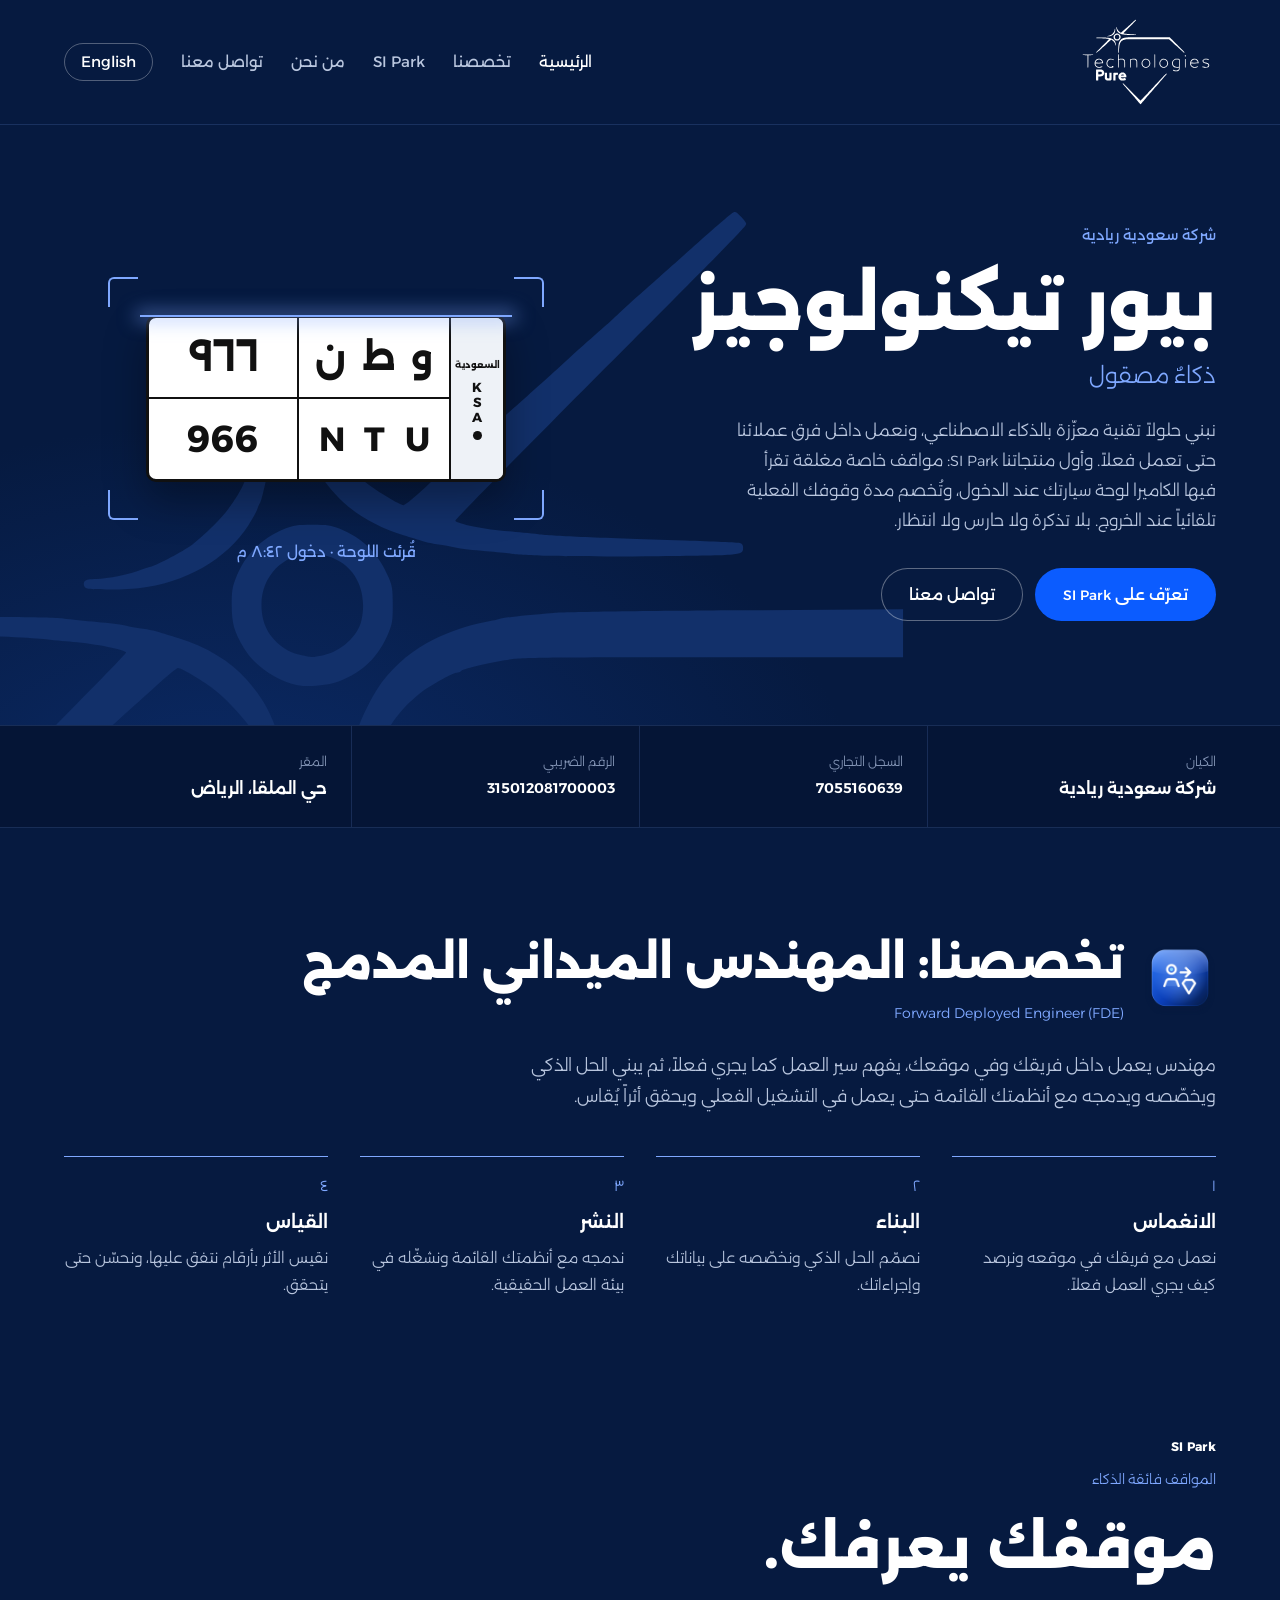
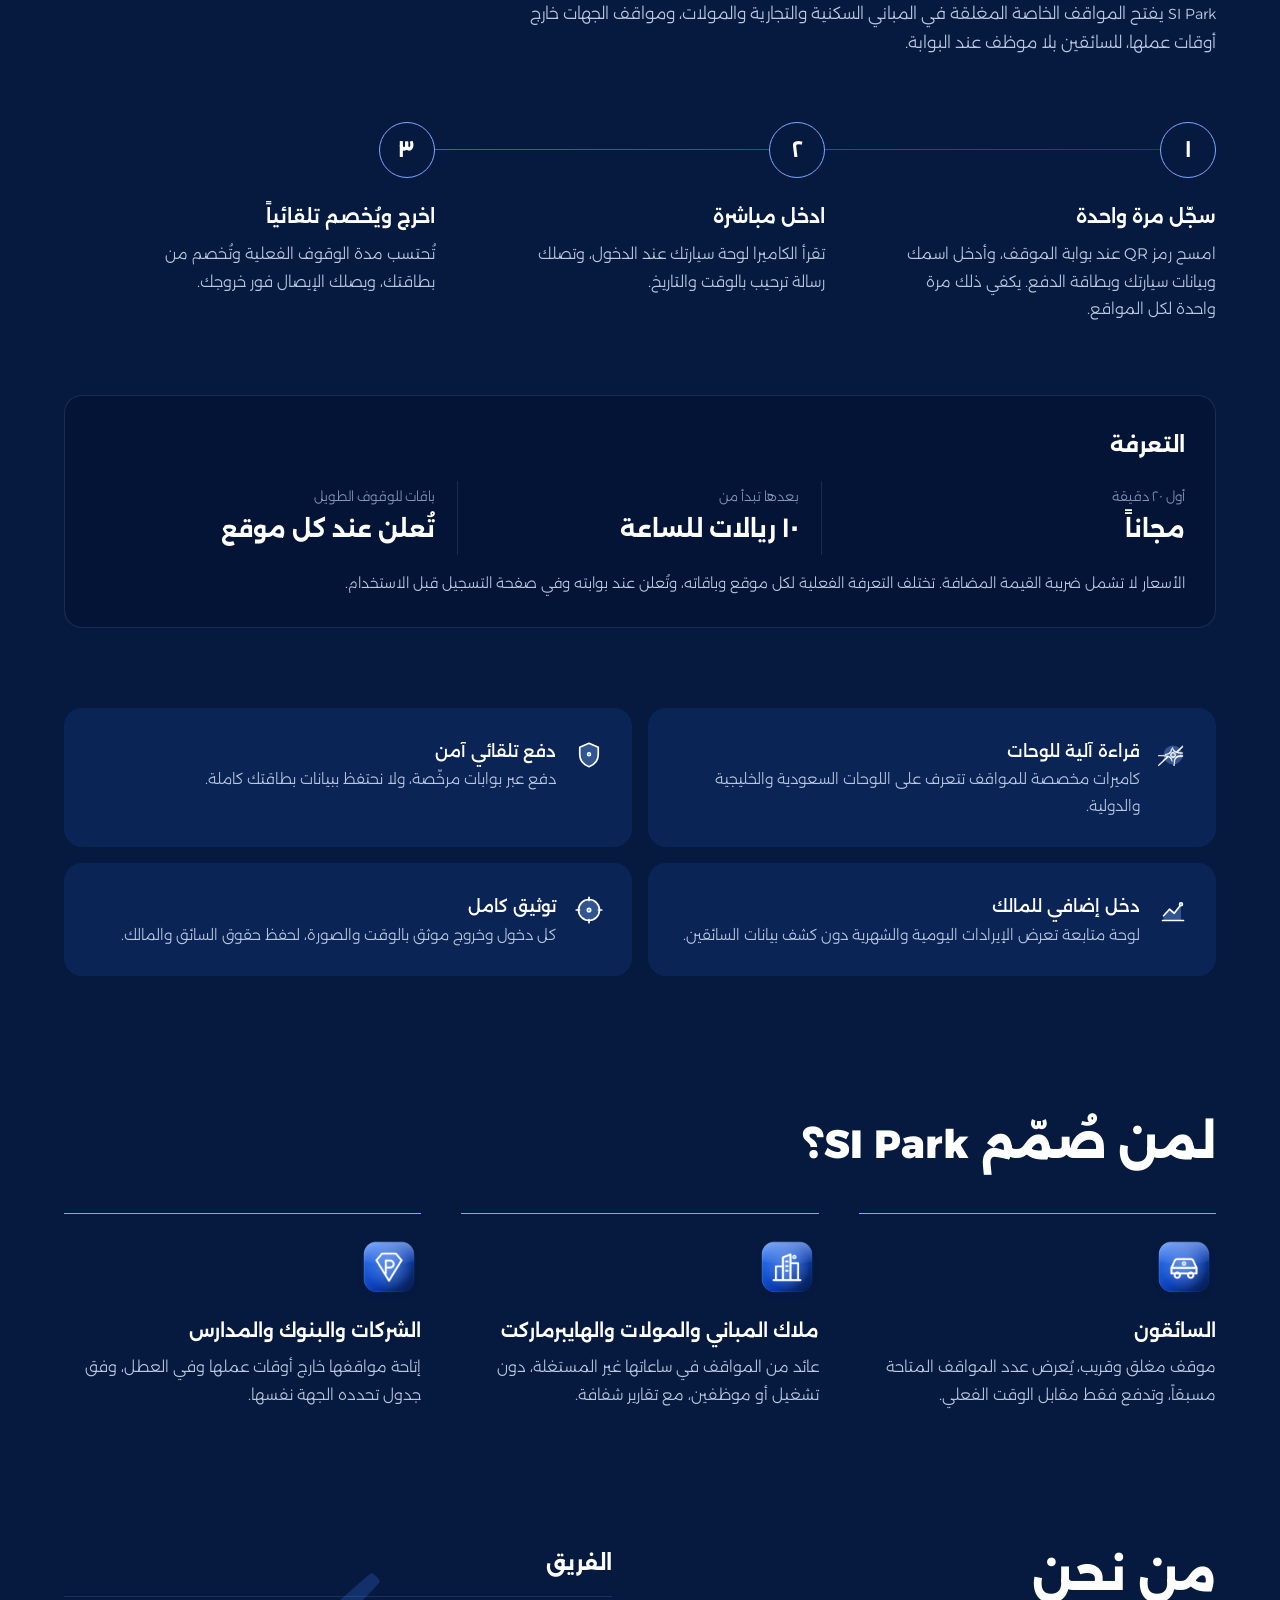
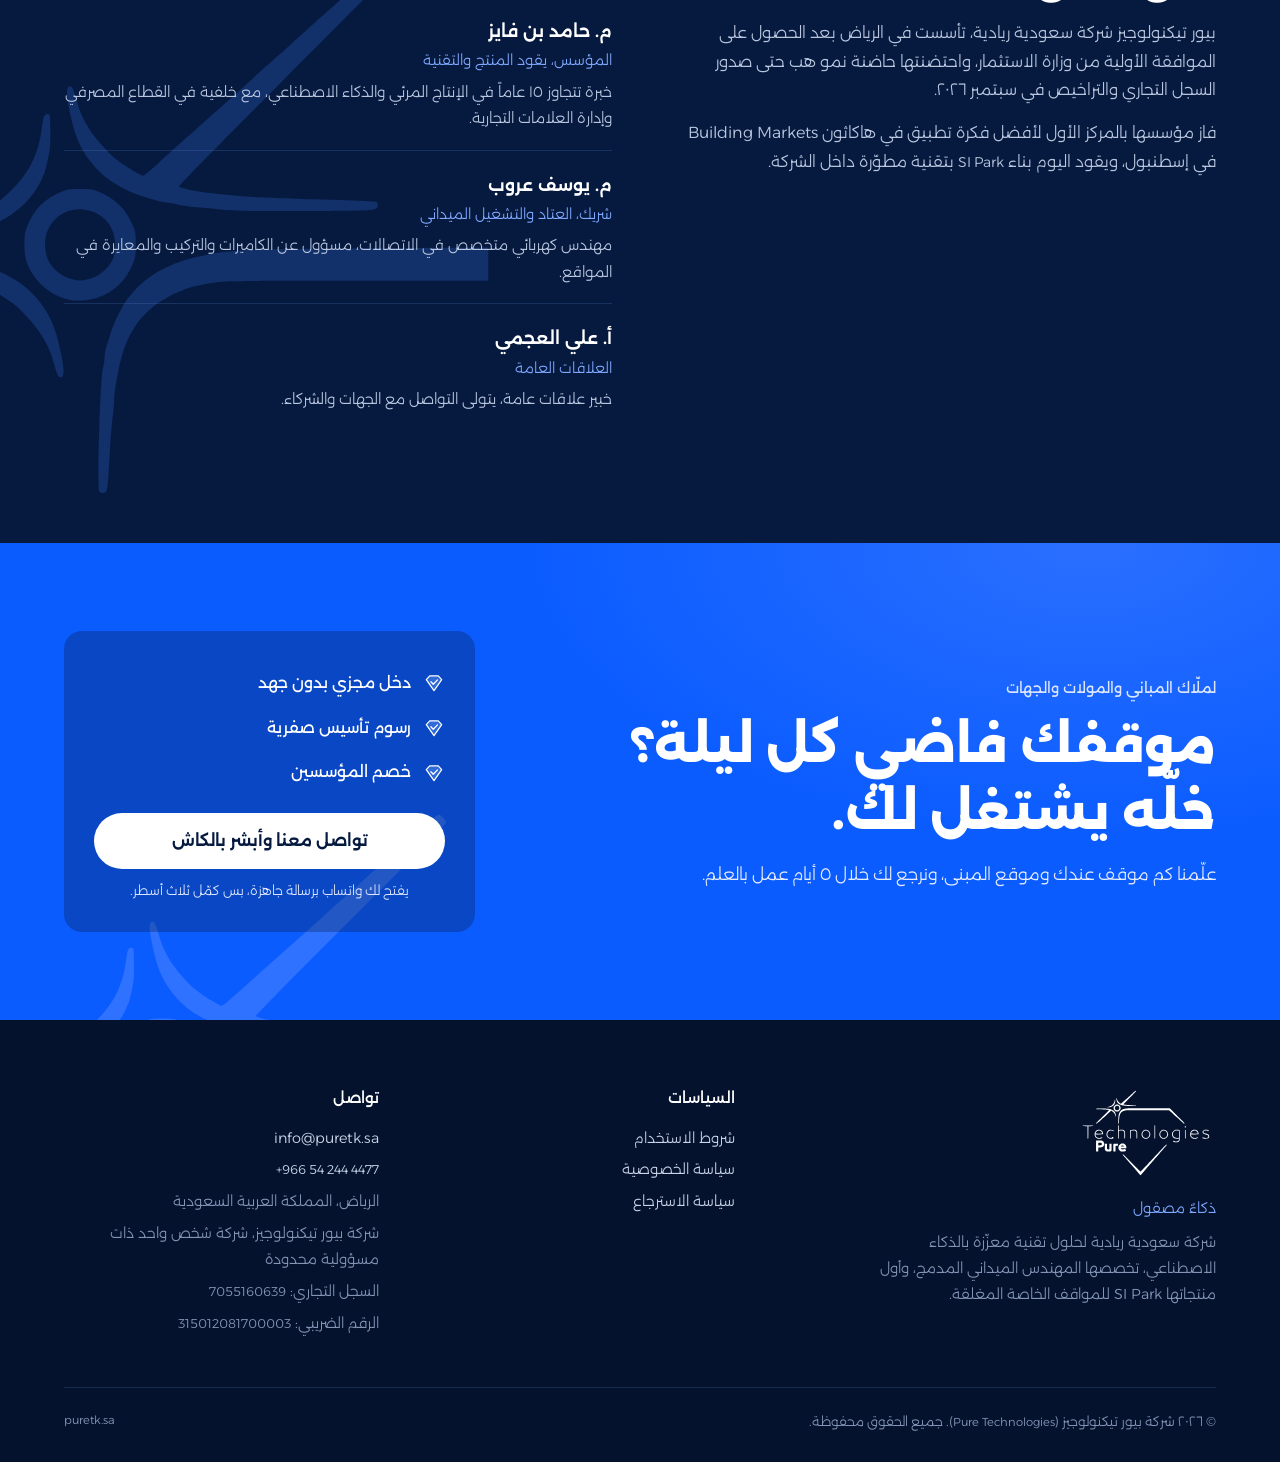
<file: index.html>
<!doctype html>
<html lang="ar" dir="rtl">
<head>
<meta charset="utf-8">
<meta name="viewport" content="width=device-width,initial-scale=1">
<title>Pure Technologies | ذكاءٌ مصقول</title>
<meta name="description" content="Pure Technologies شركة سعودية ريادية، ومنتجها SI Park لمواقف خاصة مغلقة تُحسب وتُخصم تلقائياً بقراءة اللوحة.">
<link rel="canonical" href="https://puretk.sa/">
<link rel="alternate" hreflang="ar" href="https://puretk.sa/">
<link rel="alternate" hreflang="en" href="https://puretk.sa/en/">
<link rel="icon" href="assets/favicon.svg" type="image/svg+xml">
<link rel="apple-touch-icon" href="assets/apple-touch-icon.png">
<meta name="theme-color" content="#061A40">
<meta property="og:title" content="Pure Technologies | ذكاءٌ مصقول">
<meta property="og:description" content="Pure Technologies شركة سعودية ريادية، ومنتجها SI Park لمواقف خاصة مغلقة تُحسب وتُخصم تلقائياً بقراءة اللوحة.">
<meta property="og:type" content="website">
<meta property="og:url" content="https://puretk.sa/">
<meta property="og:image" content="https://puretk.sa/assets/og-ar.png">
<meta property="og:image:width" content="1200"><meta property="og:image:height" content="630">
<meta property="og:locale" content="ar_SA">
<meta name="twitter:card" content="summary_large_image">
<script type="application/ld+json">{"@context":"https://schema.org","@type":"Organization","name":"Pure Technologies","alternateName":"شركة بيور تيكنولوجيز","legalName":"Pure Technologies Company","url":"https://puretk.sa/","logo":"https://puretk.sa/assets/apple-touch-icon.png","email":"info@puretk.sa","telephone":"+966542444477","taxID":"315012081700003","identifier":{"@type":"PropertyValue","propertyID":"CR","value":"7055160639"},"address":{"@type":"PostalAddress","streetAddress":"3444 Imam Saud bin Faisal Rd, Al Malqa","addressLocality":"Riyadh","postalCode":"13522","addressCountry":"SA"}}</script>
<link rel="preconnect" href="https://fonts.googleapis.com">
<link rel="preconnect" href="https://fonts.gstatic.com" crossorigin>
<link href="https://fonts.googleapis.com/css2?family=Alexandria:wght@300;400;500;600;700&display=swap" rel="stylesheet">
<link rel="stylesheet" href="assets/style.css?v=c59ee199">
</head>
<body>
<header class="site-header"><div class="wrap">
  <a class="brand" href="index.html"><img src="assets/logo-en-white.svg" alt="Pure Technologies" width="140"></a>
  <button class="menu-btn" aria-expanded="false" onclick="var n=document.querySelector('nav.main');n.classList.toggle('open');this.setAttribute('aria-expanded',n.classList.contains('open'))">القائمة</button>
  <nav class="main"><a href="index.html" aria-current="page">الرئيسية</a><a href="index.html#fde">تخصصنا</a><a href="index.html#sipark">SI Park</a><a href="index.html#about">من نحن</a><a href="contact.html">تواصل معنا</a><a class="lang" href="en/index.html" hreflang="en">English</a></nav>
</div></header>
<main>

<section class="hero"><div class="wrap hero-grid">
  <div class="hero-txt">
    <span class="eyebrow">شركة سعودية ريادية</span>
    <h1>بيور تيكنولوجيز</h1>
    <div class="tg">ذكاءٌ مصقول</div>
    <p class="lead">نبني حلولاً تقنية معزّزة بالذكاء الاصطناعي، ونعمل داخل فرق عملائنا حتى تعمل فعلاً. وأول منتجاتنا <bdi>SI Park</bdi>: مواقف خاصة مغلقة تقرأ فيها الكاميرا لوحة سيارتك عند الدخول، وتُخصم مدة وقوفك الفعلية تلقائياً عند الخروج. بلا تذكرة ولا حارس ولا انتظار.</p>
    <div class="cta"><a class="btn" href="#sipark">تعرّف على <bdi>SI Park</bdi></a><a class="btn btn-out" href="contact.html">تواصل معنا</a></div>
  </div>
  <div class="hero-vis"><div class="scanner" aria-hidden="true">
      <span class="corner c1"></span><span class="corner c2"></span><span class="corner c3"></span><span class="corner c4"></span>
      <div class="plate">
        <div class="cell num ar" data-k="num_ar">٩٦٦</div>
        <div class="cell let ar" data-k="let_ar"><span>ن</span><span>ط</span><span>و</span></div>
        <div class="strip"><span class="sa">السعودية</span><span class="ksa">K<br>S<br>A</span><i class="dot"></i></div>
        <div class="cell num en" data-k="num_en">966</div>
        <div class="cell let en" data-k="let_en"><span>N</span><span>T</span><span>U</span></div>
      </div>
      <div class="beam"></div>
    </div><div class="readout"><span>قُرئت اللوحة · دخول ٨:٤٢ م</span></div></div>
</div></section>

<section class="facts-band"><div class="wrap"><div class="facts"><div><small>الكيان</small><strong>شركة سعودية ريادية</strong></div><div><small>السجل التجاري</small><strong class="ltr">7055160639</strong></div><div><small>الرقم الضريبي</small><strong class="ltr">315012081700003</strong></div><div><small>المقر</small><strong>حي الملقا، الرياض</strong></div></div></div></section>

<section class="fde" id="fde"><div class="wrap">
  <div class="fde-head"><img src="assets/icons/glass/svc-fde.png" alt="" width="72" height="72"><div><h2 class="sec-title">تخصصنا: المهندس الميداني المدمج</h2><p class="fde-term" lang="en" dir="ltr">Forward Deployed Engineer (FDE)</p></div></div>
  <p class="fde-p">مهندس يعمل داخل فريقك وفي موقعك، يفهم سير العمل كما يجري فعلاً، ثم يبني الحل الذكي ويخصّصه ويدمجه مع أنظمتك القائمة حتى يعمل في التشغيل الفعلي ويحقق أثراً يُقاس.</p>
  <ol class="fde-steps"><li><h3>الانغماس</h3><p>نعمل مع فريقك في موقعه ونرصد كيف يجري العمل فعلاً.</p></li><li><h3>البناء</h3><p>نصمّم الحل الذكي ونخصّصه على بياناتك وإجراءاتك.</p></li><li><h3>النشر</h3><p>ندمجه مع أنظمتك القائمة ونشغّله في بيئة العمل الحقيقية.</p></li><li><h3>القياس</h3><p>نقيس الأثر بأرقام نتفق عليها، ونحسّن حتى يتحقق.</p></li></ol>
</div></section>

<section class="sipark" id="sipark"><div class="wrap">
  <p class="sp-name"><span lang="en" dir="ltr"><bdi>SI Park</bdi></span><small>المواقف فائقة الذكاء</small></p>
  <div class="sp-head"><h2>موقفك يعرفك.</h2><p><bdi>SI Park</bdi> يفتح المواقف الخاصة المغلقة في المباني السكنية والتجارية والمولات، ومواقف الجهات خارج أوقات عملها، للسائقين بلا موظف عند البوابة.</p></div>
  <ol class="journey"><li class="step"><span class="n">١</span><h3>سجّل مرة واحدة</h3><p>امسح رمز QR عند بوابة الموقف، وأدخل اسمك وبيانات سيارتك وبطاقة الدفع. يكفي ذلك مرة واحدة لكل المواقع.</p></li><li class="step"><span class="n">٢</span><h3>ادخل مباشرة</h3><p>تقرأ الكاميرا لوحة سيارتك عند الدخول، وتصلك رسالة ترحيب بالوقت والتاريخ.</p></li><li class="step"><span class="n">٣</span><h3>اخرج ويُخصم تلقائياً</h3><p>تُحتسب مدة الوقوف الفعلية وتُخصم من بطاقتك، ويصلك الإيصال فور خروجك.</p></li></ol>
  <div class="pricing" id="pricing"><h3>التعرفة</h3><div class="price-row"><div><small>أول ٢٠ دقيقة</small><strong>مجاناً</strong></div><div><small>بعدها تبدأ من</small><strong><span data-count="10">١٠</span> ريالات للساعة</strong></div><div><small>باقات للوقوف الطويل</small><strong>تُعلن عند كل موقع</strong></div></div><p>الأسعار لا تشمل ضريبة القيمة المضافة. تختلف التعرفة الفعلية لكل موقع وباقاته، وتُعلن عند بوابته وفي صفحة التسجيل قبل الاستخدام.</p></div>
  <ul class="feats"><li><img src="assets/icons/svc-ai.svg" alt="" width="28" height="28"><div><h4>قراءة آلية للوحات</h4><p>كاميرات مخصصة للمواقف تتعرف على اللوحات السعودية والخليجية والدولية.</p></div></li><li><img src="assets/icons/val-security.svg" alt="" width="28" height="28"><div><h4>دفع تلقائي آمن</h4><p>دفع عبر بوابات مرخّصة، ولا نحتفظ ببيانات بطاقتك كاملة.</p></div></li><li><img src="assets/icons/svc-analytics.svg" alt="" width="28" height="28"><div><h4>دخل إضافي للمالك</h4><p>لوحة متابعة تعرض الإيرادات اليومية والشهرية دون كشف بيانات السائقين.</p></div></li><li><img src="assets/icons/val-precision.svg" alt="" width="28" height="28"><div><h4>توثيق كامل</h4><p>كل دخول وخروج موثق بالوقت والصورة، لحفظ حقوق السائق والمالك.</p></div></li></ul>
</div></section>

<section class="audience"><div class="wrap">
  <h2 class="sec-title">لمن صُمّم <bdi>SI Park</bdi>؟</h2>
  <ul class="aud"><li><img class="aud-ic" src="assets/icons/glass/mob-car.png" alt="" width="64" height="64"><h3>السائقون</h3><p>موقف مغلق وقريب، يُعرض عدد المواقف المتاحة مسبقاً، وتدفع فقط مقابل الوقت الفعلي.</p></li><li><img class="aud-ic" src="assets/icons/glass/mob-city.png" alt="" width="64" height="64"><h3>ملاك المباني والمولات والهايبرماركت</h3><p>عائد من المواقف في ساعاتها غير المستغلة، دون تشغيل أو موظفين، مع تقارير شفافة.</p></li><li><img class="aud-ic" src="assets/icons/glass/mob-parking.png" alt="" width="64" height="64"><h3>الشركات والبنوك والمدارس</h3><p>إتاحة مواقفها خارج أوقات عملها وفي العطل، وفق جدول تحدده الجهة نفسها.</p></li></ul>
</div></section>

<section class="about" id="about"><div class="wrap">
  <div class="about-grid">
    <div><h2 class="sec-title">من نحن</h2><p>بيور تيكنولوجيز شركة سعودية ريادية، تأسست في الرياض بعد الحصول على الموافقة الأولية من وزارة الاستثمار، واحتضنتها حاضنة نمو هب حتى صدور السجل التجاري والتراخيص في سبتمبر ٢٠٢٦.</p><p>فاز مؤسسها بالمركز الأول لأفضل فكرة تطبيق في هاكاثون Building Markets في إسطنبول، ويقود اليوم بناء <bdi>SI Park</bdi> بتقنية مطوّرة داخل الشركة.</p></div>
    <div><h3 class="team-title">الفريق</h3><ul class="team"><li><h3>م. حامد بن فايز</h3><span class="role">المؤسس، يقود المنتج والتقنية</span><p>خبرة تتجاوز ١٥ عاماً في الإنتاج المرئي والذكاء الاصطناعي، مع خلفية في القطاع المصرفي وإدارة العلامات التجارية.</p></li><li><h3>م. يوسف عروب</h3><span class="role">شريك، العتاد والتشغيل الميداني</span><p>مهندس كهربائي متخصص في الاتصالات، مسؤول عن الكاميرات والتركيب والمعايرة في المواقع.</p></li><li><h3>أ. علي العجمي</h3><span class="role">العلاقات العامة</span><p>خبير علاقات عامة، يتولى التواصل مع الجهات والشركاء.</p></li></ul></div>
  </div>
</div></section>

<section class="closing"><div class="wrap closing-in">
  <div class="closing-txt">
    <span class="closing-k">لملّاك المباني والمولات والجهات</span>
    <h2>موقفك فاضي كل ليلة؟<br>خلّه يشتغل لك.</h2>
    <p>علّمنا كم موقف عندك وموقع المبنى، ونرجع لك خلال ٥ أيام عمل بالعلم.</p>
  </div>
  <div class="closing-act">
    <ul class="pts"><li><img src="assets/icons/ui-check.svg" alt="" width="28" height="28">دخل مجزي بدون جهد</li><li><img src="assets/icons/ui-check.svg" alt="" width="28" height="28">رسوم تأسيس صفرية</li><li><img src="assets/icons/ui-check.svg" alt="" width="28" height="28">خصم المؤسسين</li></ul>
    <a class="btn" href="https://wa.me/966542444477?text=%D8%A7%D9%84%D8%B3%D9%84%D8%A7%D9%85%20%D8%B9%D9%84%D9%8A%D9%83%D9%85%D8%8C%20%D8%B9%D9%86%D8%AF%D9%8A%20%D9%85%D9%88%D9%82%D9%81%20%D9%85%D8%BA%D9%84%D9%82%20%D9%88%D8%A3%D8%A8%D8%BA%D9%89%20%D8%A3%D8%B4%D8%BA%D9%91%D9%84%D9%87%20%D9%85%D8%B9%20SI%20Park.%0A%D9%85%D9%88%D9%82%D8%B9%20%D8%A7%D9%84%D9%85%D8%A8%D9%86%D9%89%3A%20%0A%D9%83%D9%85%20%D9%85%D9%88%D9%82%D9%81%3A%20%0A%D8%A7%D9%84%D8%B3%D8%A7%D8%B9%D8%A7%D8%AA%20%D8%A7%D9%84%D9%84%D9%8A%20%D9%8A%D9%83%D9%88%D9%86%20%D9%81%D9%8A%D9%87%D8%A7%20%D9%81%D8%A7%D8%B6%D9%8A%3A%20" rel="noopener">تواصل معنا وأبشر بالكاش</a>
    <small>يفتح لك واتساب برسالة جاهزة، بس كمّل ثلاث أسطر.</small>
  </div>
</div></section>
<script src="assets/pen-motion.js" defer></script><script src="assets/arabic-split.js" defer></script><script src="assets/motion.js" defer></script><script>(function(){var P=[{"num_ar": "٩٦٦", "num_en": "966", "let_ar": ["ن", "ط", "و"], "let_en": ["N", "T", "U"]}, {"num_ar": "٩٦٦", "num_en": "966", "let_ar": ["ك", "س", "ا"], "let_en": ["K", "S", "A"]}],i=0;var sc=document.querySelector('.scanner');if(!sc||window.matchMedia('(prefers-reduced-motion: reduce)').matches)return;function sp(a){return a.map(function(x){return '<span>'+x+'</span>'}).join('')}setInterval(function(){i=(i+1)%P.length;sc.classList.add('swap');setTimeout(function(){var p=P[i];sc.querySelectorAll('[data-k]').forEach(function(el){var k=el.getAttribute('data-k');el.innerHTML=Array.isArray(p[k])?sp(p[k]):p[k]});sc.classList.remove('swap')},350)},3900)})();</script>

</main>
<footer class="site-footer"><div class="wrap">
  <div class="f-grid">
    <div class="f-brand"><img src="assets/logo-en-white.svg" alt="Pure Technologies" width="140"><div class="tag">ذكاءٌ مصقول</div><p style="margin-top:8px;max-width:340px">شركة سعودية ريادية لحلول تقنية معزّزة بالذكاء الاصطناعي، تخصصها المهندس الميداني المدمج، وأول منتجاتها SI Park للمواقف الخاصة المغلقة.</p></div>
    <div><h5>السياسات</h5><ul><li><a href="terms.html">شروط الاستخدام</a></li><li><a href="privacy.html">سياسة الخصوصية</a></li><li><a href="refund.html">سياسة الاسترجاع</a></li></ul></div>
    <div><h5>تواصل</h5><ul>
      <li><a href="mailto:info@puretk.sa">info@puretk.sa</a></li>
      <li><a href="https://wa.me/966542444477" rel="noopener"><span class="ltr">+966 54 244 4477</span></a></li>
      <li>الرياض، المملكة العربية السعودية</li>
      <li>شركة بيور تيكنولوجيز، شركة شخص واحد ذات مسؤولية محدودة</li>
      <li>السجل التجاري: <span class="ltr">7055160639</span></li>
      <li>الرقم الضريبي: <span class="ltr">315012081700003</span></li>
    </ul></div>
  </div>
  <div class="f-bottom"><span>© ٢٠٢٦ شركة بيور تيكنولوجيز (<span class='ltr'>Pure Technologies</span>). جميع الحقوق محفوظة.</span><span class="ltr">puretk.sa</span></div>
</div></footer>
<a class="wa-float" href="https://wa.me/966542444477" rel="noopener" aria-label="تواصل عبر واتساب"><svg viewBox="0 0 32 32"><path d="M16 3a13 13 0 0 0-11.2 19.6L3 29l6.6-1.7A13 13 0 1 0 16 3zm0 23.6a10.6 10.6 0 0 1-5.4-1.5l-.4-.2-3.9 1 1-3.8-.2-.4A10.6 10.6 0 1 1 16 26.6zm5.8-7.9c-.3-.2-1.9-.9-2.2-1s-.5-.2-.7.2-.8 1-1 1.2-.4.2-.7.1a8.7 8.7 0 0 1-4.3-3.8c-.3-.6.3-.5.9-1.7.1-.2 0-.4 0-.5l-1-2.4c-.3-.6-.5-.5-.7-.5h-.6a1.2 1.2 0 0 0-.9.4 3.6 3.6 0 0 0-1.1 2.7 6.3 6.3 0 0 0 1.3 3.3 14.4 14.4 0 0 0 5.5 4.9c2 .9 2.8.9 3.8.8a3.2 3.2 0 0 0 2.1-1.5 2.6 2.6 0 0 0 .2-1.5c-.1-.2-.3-.3-.6-.4z"/></svg></a>
<script>(function(){var f=document.querySelector('.wa-float'),h=document.querySelector('.hero');if(!f||!h||!('IntersectionObserver' in window))return;f.classList.add('hide');new IntersectionObserver(function(e){f.classList.toggle('hide',e[0].isIntersecting)}).observe(h)})();</script>
</body>
</html>
</file>
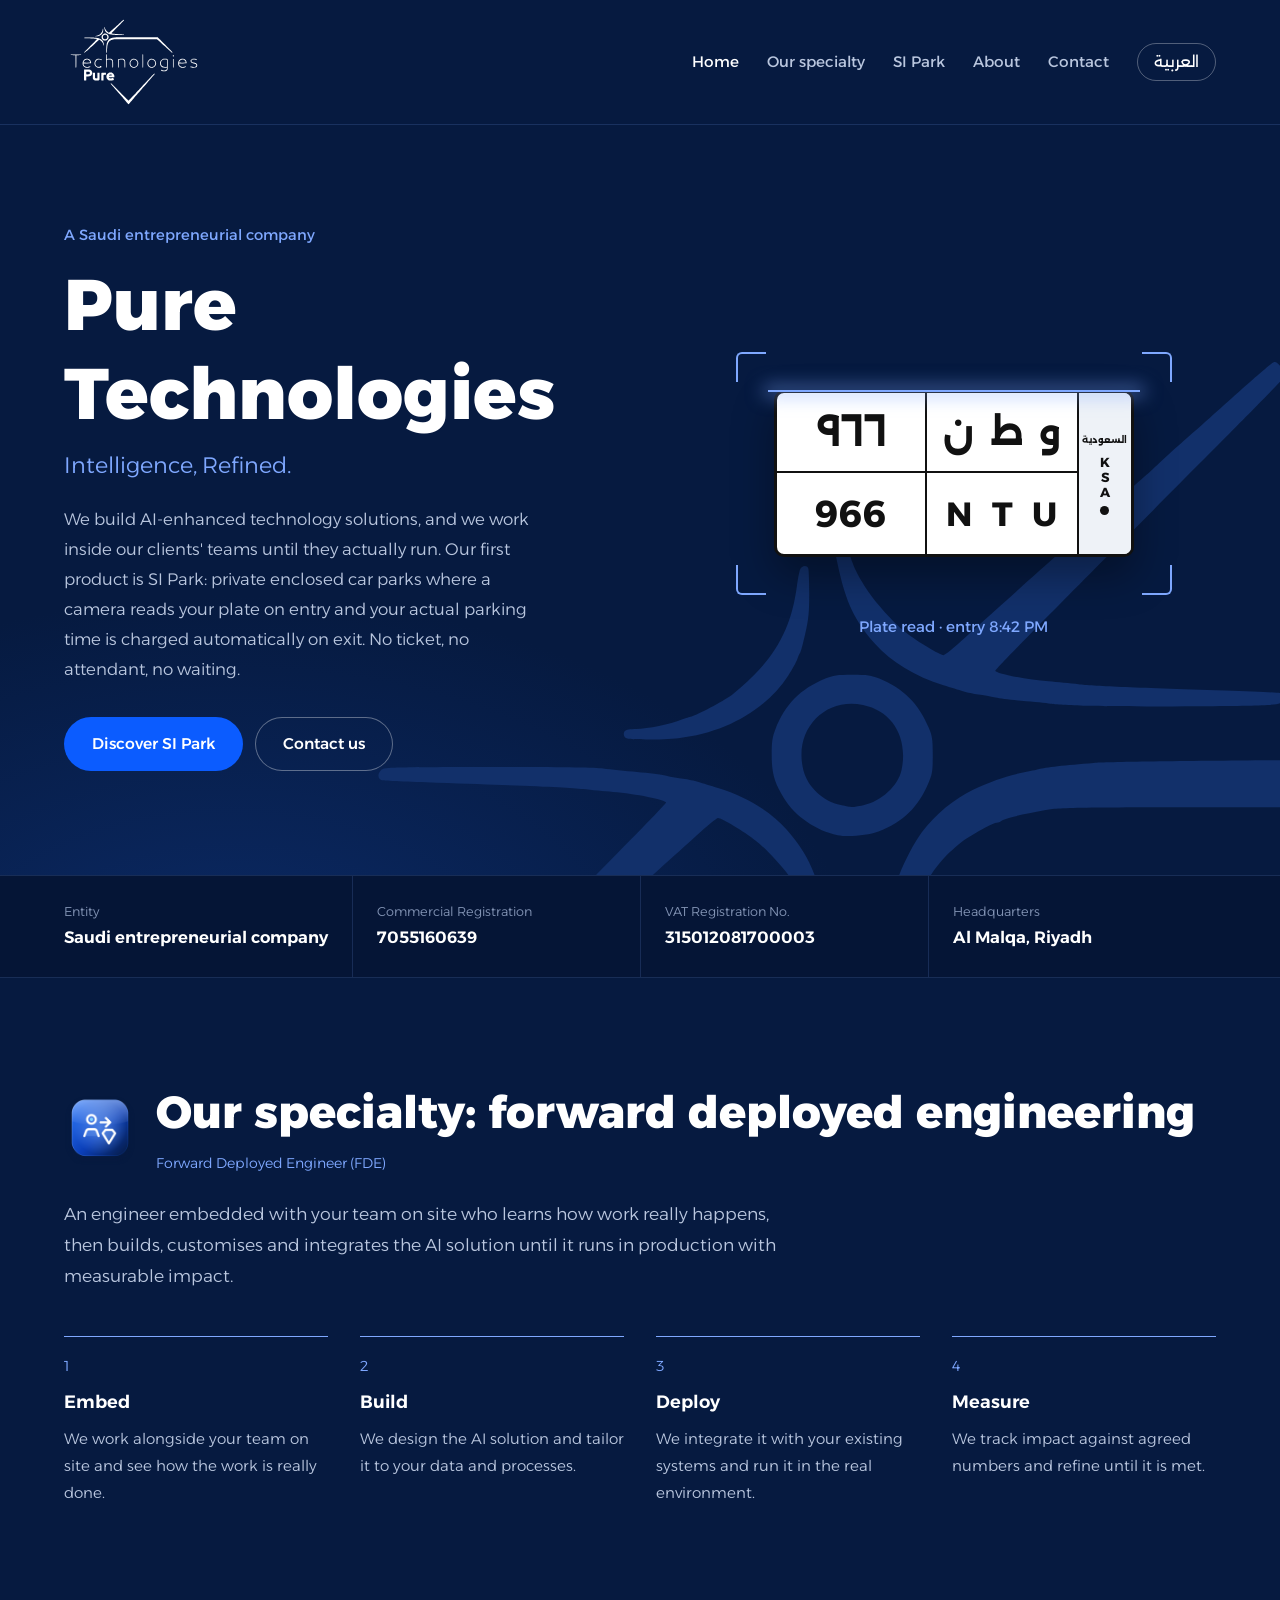
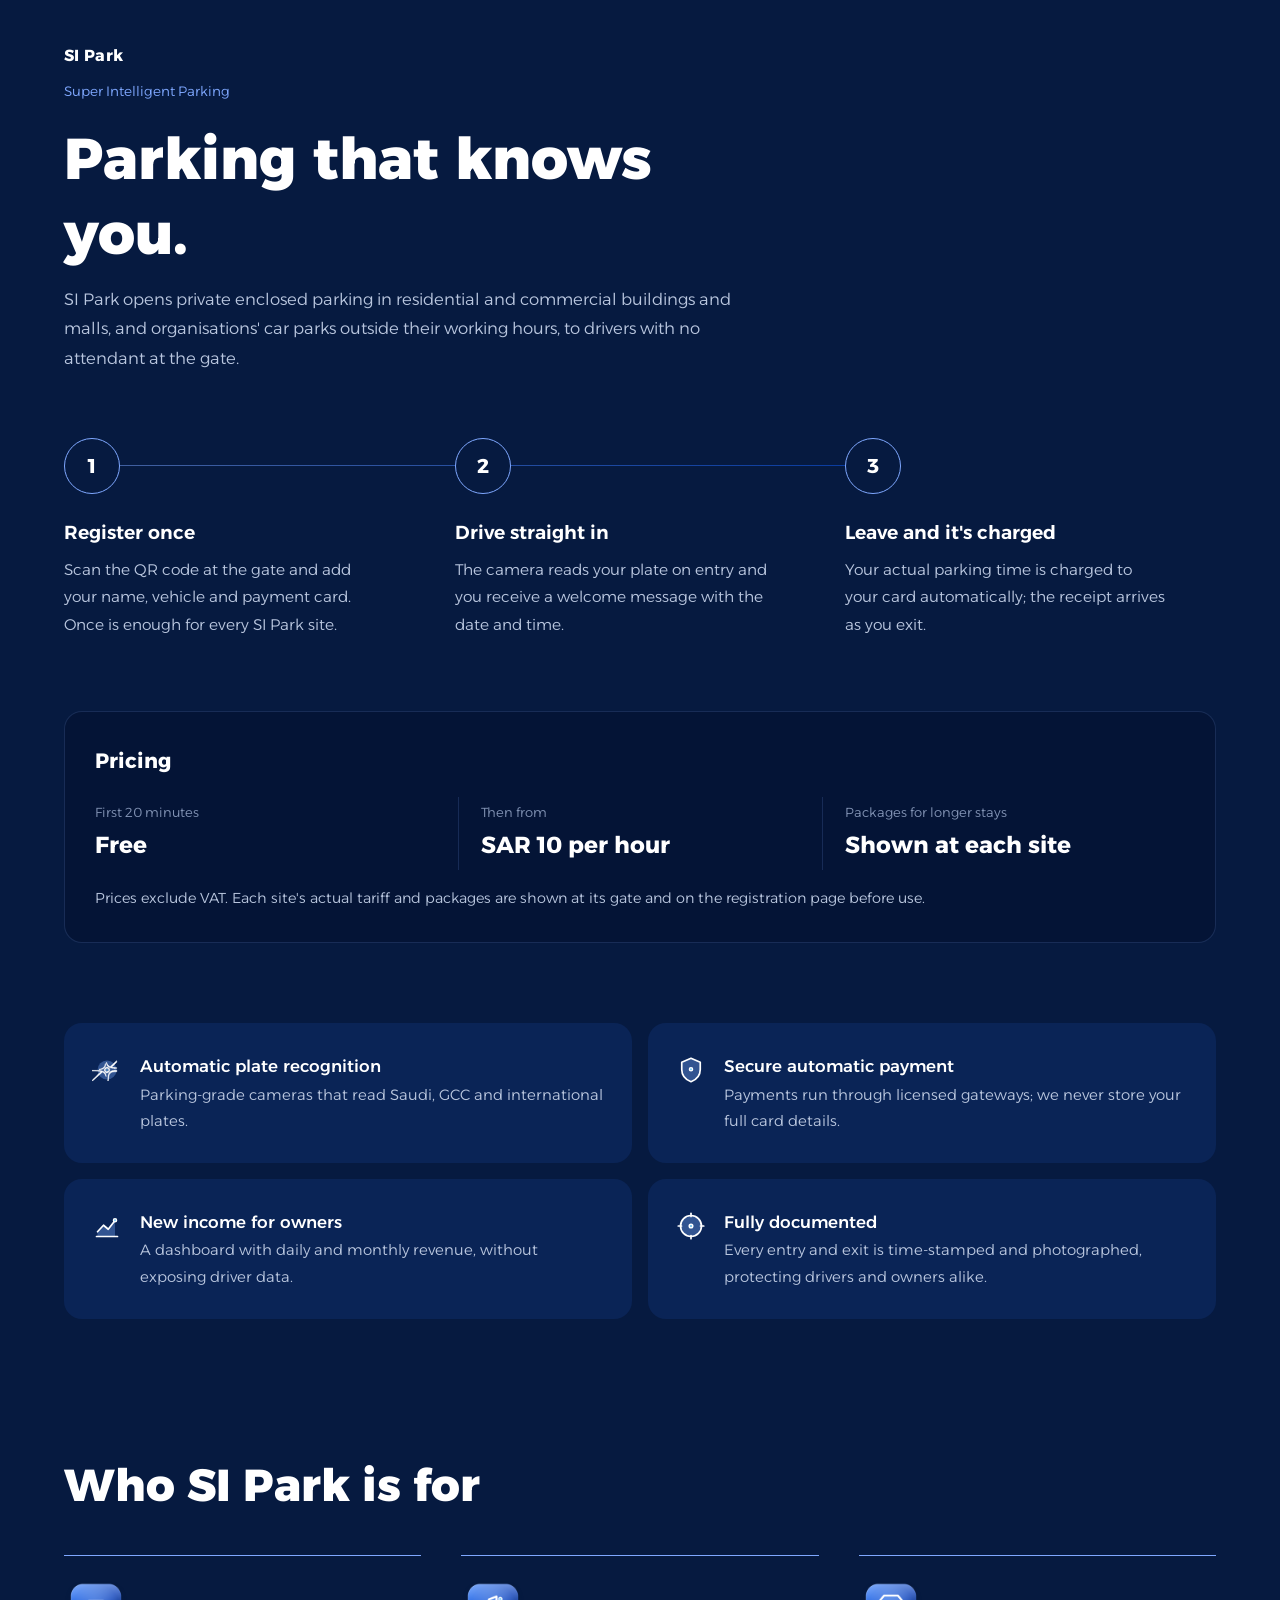
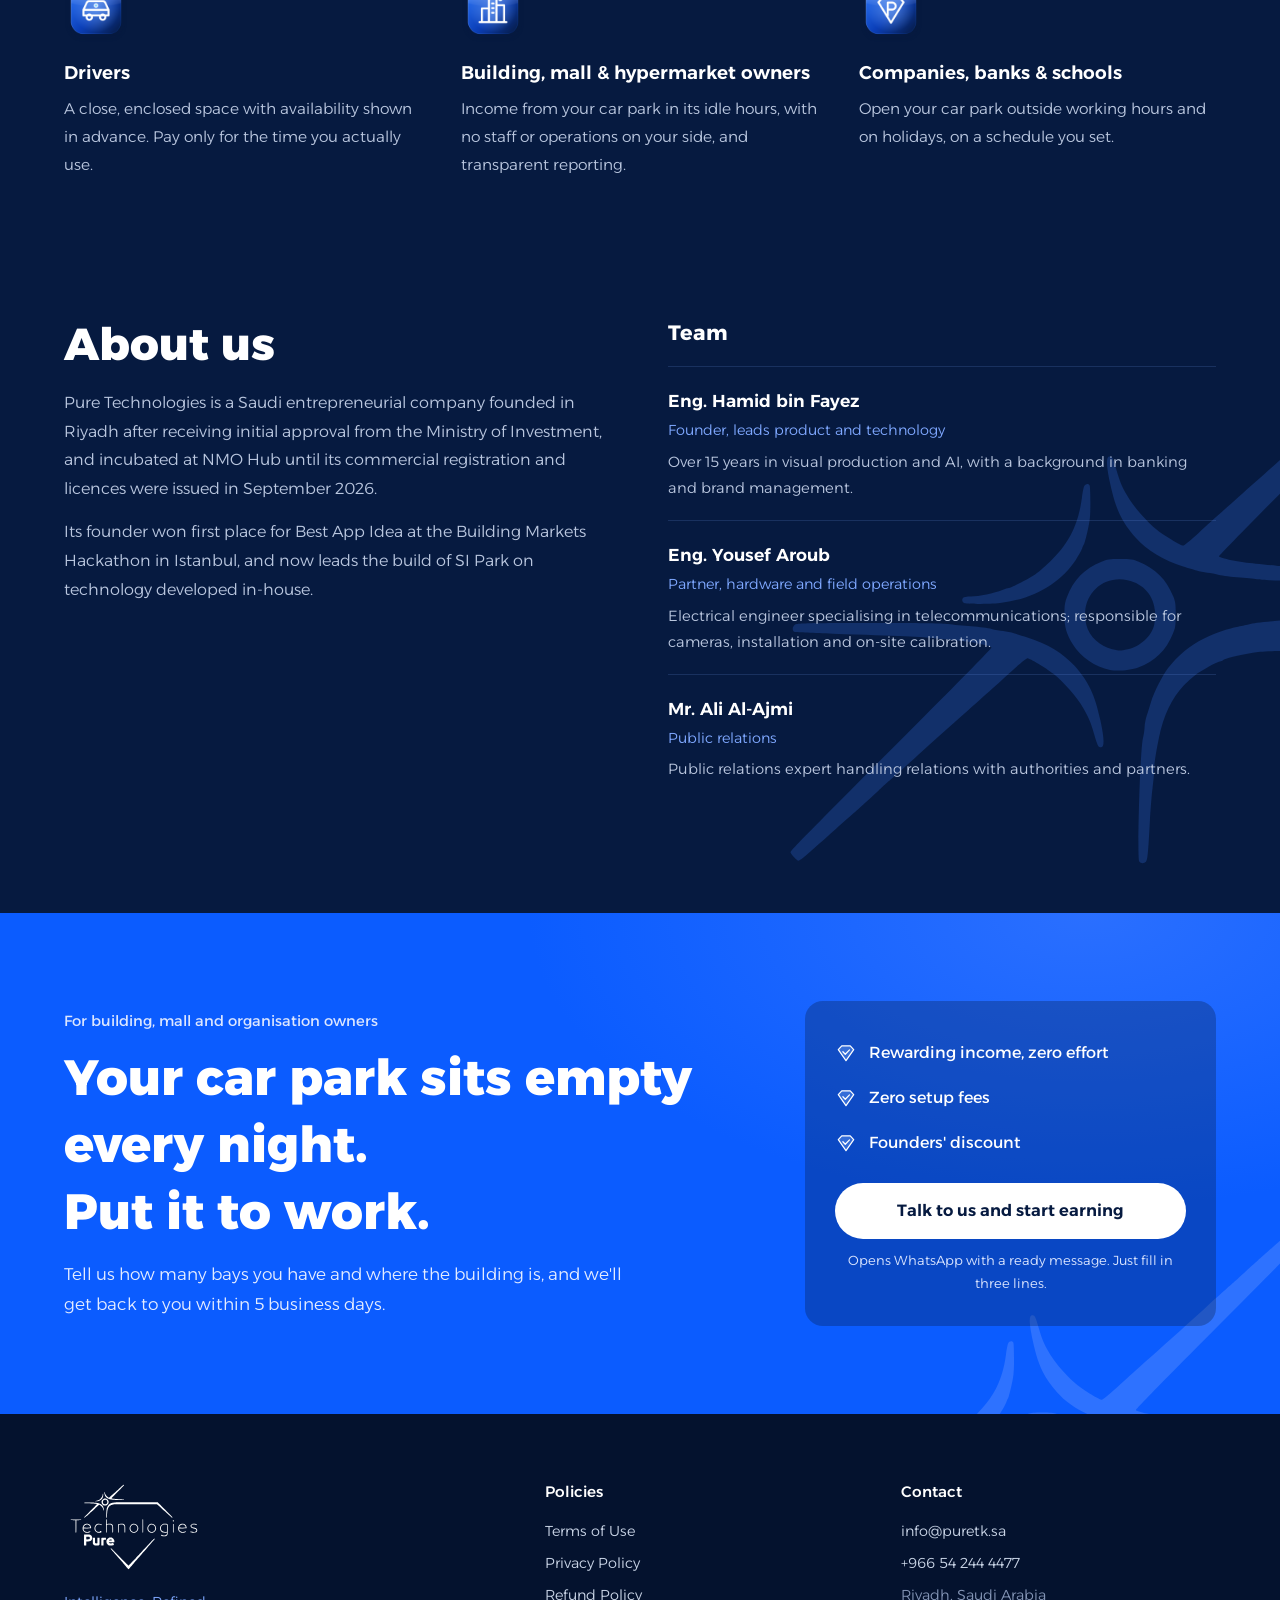
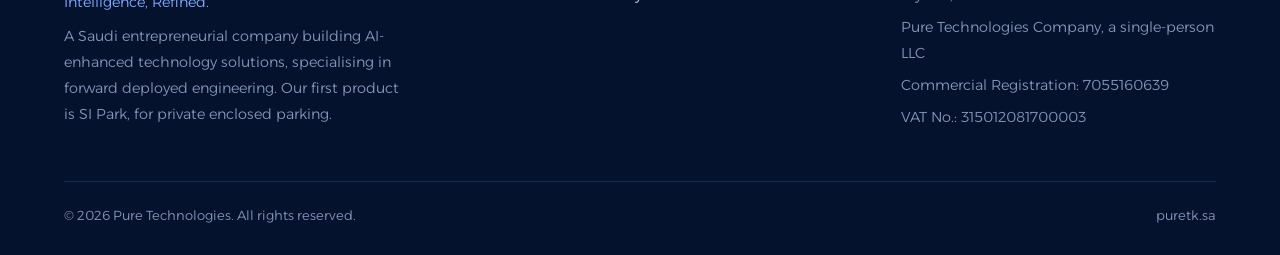
<file: en/index.html>
<!doctype html>
<html lang="en" dir="ltr">
<head>
<meta charset="utf-8">
<meta name="viewport" content="width=device-width,initial-scale=1">
<title>Pure Technologies | Intelligence, Refined.</title>
<meta name="description" content="Pure Technologies is a Saudi entrepreneurial company. Its product SI Park offers private enclosed parking metered and charged automatically by plate recognition.">
<link rel="canonical" href="https://puretk.sa/en/">
<link rel="alternate" hreflang="ar" href="https://puretk.sa/">
<link rel="alternate" hreflang="en" href="https://puretk.sa/en/">
<link rel="icon" href="../assets/favicon.svg" type="image/svg+xml">
<link rel="apple-touch-icon" href="../assets/apple-touch-icon.png">
<meta name="theme-color" content="#061A40">
<meta property="og:title" content="Pure Technologies | Intelligence, Refined.">
<meta property="og:description" content="Pure Technologies is a Saudi entrepreneurial company. Its product SI Park offers private enclosed parking metered and charged automatically by plate recognition.">
<meta property="og:type" content="website">
<meta property="og:url" content="https://puretk.sa/en/">
<meta property="og:image" content="https://puretk.sa/assets/og-en.png">
<meta property="og:image:width" content="1200"><meta property="og:image:height" content="630">
<meta property="og:locale" content="en_US">
<meta name="twitter:card" content="summary_large_image">
<script type="application/ld+json">{"@context":"https://schema.org","@type":"Organization","name":"Pure Technologies","alternateName":"شركة بيور تيكنولوجيز","legalName":"Pure Technologies Company","url":"https://puretk.sa/","logo":"https://puretk.sa/assets/apple-touch-icon.png","email":"info@puretk.sa","telephone":"+966542444477","taxID":"315012081700003","identifier":{"@type":"PropertyValue","propertyID":"CR","value":"7055160639"},"address":{"@type":"PostalAddress","streetAddress":"3444 Imam Saud bin Faisal Rd, Al Malqa","addressLocality":"Riyadh","postalCode":"13522","addressCountry":"SA"}}</script>
<link rel="preconnect" href="https://fonts.googleapis.com">
<link rel="preconnect" href="https://fonts.gstatic.com" crossorigin>
<link href="https://fonts.googleapis.com/css2?family=Alexandria:wght@300;400;500;600;700&display=swap" rel="stylesheet">
<link rel="stylesheet" href="../assets/style.css?v=c59ee199">
</head>
<body>
<header class="site-header"><div class="wrap">
  <a class="brand" href="index.html"><img src="../assets/logo-en-white.svg" alt="Pure Technologies" width="140"></a>
  <button class="menu-btn" aria-expanded="false" onclick="var n=document.querySelector('nav.main');n.classList.toggle('open');this.setAttribute('aria-expanded',n.classList.contains('open'))">Menu</button>
  <nav class="main"><a href="index.html" aria-current="page">Home</a><a href="index.html#fde">Our specialty</a><a href="index.html#sipark">SI Park</a><a href="index.html#about">About</a><a href="contact.html">Contact</a><a class="lang" href="../index.html" hreflang="ar">العربية</a></nav>
</div></header>
<main>

<section class="hero"><div class="wrap hero-grid">
  <div class="hero-txt">
    <span class="eyebrow">A Saudi entrepreneurial company</span>
    <h1>Pure Technologies</h1>
    <div class="tg">Intelligence, Refined.</div>
    <p class="lead">We build AI-enhanced technology solutions, and we work inside our clients' teams until they actually run. Our first product is SI Park: private enclosed car parks where a camera reads your plate on entry and your actual parking time is charged automatically on exit. No ticket, no attendant, no waiting.</p>
    <div class="cta"><a class="btn" href="#sipark">Discover SI Park</a><a class="btn btn-out" href="contact.html">Contact us</a></div>
  </div>
  <div class="hero-vis"><div class="scanner" aria-hidden="true">
      <span class="corner c1"></span><span class="corner c2"></span><span class="corner c3"></span><span class="corner c4"></span>
      <div class="plate">
        <div class="cell num ar" data-k="num_ar">٩٦٦</div>
        <div class="cell let ar" data-k="let_ar"><span>ن</span><span>ط</span><span>و</span></div>
        <div class="strip"><span class="sa">السعودية</span><span class="ksa">K<br>S<br>A</span><i class="dot"></i></div>
        <div class="cell num en" data-k="num_en">966</div>
        <div class="cell let en" data-k="let_en"><span>N</span><span>T</span><span>U</span></div>
      </div>
      <div class="beam"></div>
    </div><div class="readout"><span>Plate read · entry 8:42 PM</span></div></div>
</div></section>

<section class="facts-band"><div class="wrap"><div class="facts"><div><small>Entity</small><strong>Saudi entrepreneurial company</strong></div><div><small>Commercial Registration</small><strong class="ltr">7055160639</strong></div><div><small>VAT Registration No.</small><strong class="ltr">315012081700003</strong></div><div><small>Headquarters</small><strong>Al Malqa, Riyadh</strong></div></div></div></section>

<section class="fde" id="fde"><div class="wrap">
  <div class="fde-head"><img src="../assets/icons/glass/svc-fde.png" alt="" width="72" height="72"><div><h2 class="sec-title">Our specialty: forward deployed engineering</h2><p class="fde-term" lang="en" dir="ltr">Forward Deployed Engineer (FDE)</p></div></div>
  <p class="fde-p">An engineer embedded with your team on site who learns how work really happens, then builds, customises and integrates the AI solution until it runs in production with measurable impact.</p>
  <ol class="fde-steps"><li><h3>Embed</h3><p>We work alongside your team on site and see how the work is really done.</p></li><li><h3>Build</h3><p>We design the AI solution and tailor it to your data and processes.</p></li><li><h3>Deploy</h3><p>We integrate it with your existing systems and run it in the real environment.</p></li><li><h3>Measure</h3><p>We track impact against agreed numbers and refine until it is met.</p></li></ol>
</div></section>

<section class="sipark" id="sipark"><div class="wrap">
  <p class="sp-name"><span lang="en" dir="ltr">SI Park</span><small>Super Intelligent Parking</small></p>
  <div class="sp-head"><h2>Parking that knows you.</h2><p>SI Park opens private enclosed parking in residential and commercial buildings and malls, and organisations' car parks outside their working hours, to drivers with no attendant at the gate.</p></div>
  <ol class="journey"><li class="step"><span class="n">1</span><h3>Register once</h3><p>Scan the QR code at the gate and add your name, vehicle and payment card. Once is enough for every SI Park site.</p></li><li class="step"><span class="n">2</span><h3>Drive straight in</h3><p>The camera reads your plate on entry and you receive a welcome message with the date and time.</p></li><li class="step"><span class="n">3</span><h3>Leave and it's charged</h3><p>Your actual parking time is charged to your card automatically; the receipt arrives as you exit.</p></li></ol>
  <div class="pricing" id="pricing"><h3>Pricing</h3><div class="price-row"><div><small>First 20 minutes</small><strong>Free</strong></div><div><small>Then from</small><strong>SAR <span data-count="10">10</span> per hour</strong></div><div><small>Packages for longer stays</small><strong>Shown at each site</strong></div></div><p>Prices exclude VAT. Each site's actual tariff and packages are shown at its gate and on the registration page before use.</p></div>
  <ul class="feats"><li><img src="../assets/icons/svc-ai.svg" alt="" width="28" height="28"><div><h4>Automatic plate recognition</h4><p>Parking-grade cameras that read Saudi, GCC and international plates.</p></div></li><li><img src="../assets/icons/val-security.svg" alt="" width="28" height="28"><div><h4>Secure automatic payment</h4><p>Payments run through licensed gateways; we never store your full card details.</p></div></li><li><img src="../assets/icons/svc-analytics.svg" alt="" width="28" height="28"><div><h4>New income for owners</h4><p>A dashboard with daily and monthly revenue, without exposing driver data.</p></div></li><li><img src="../assets/icons/val-precision.svg" alt="" width="28" height="28"><div><h4>Fully documented</h4><p>Every entry and exit is time-stamped and photographed, protecting drivers and owners alike.</p></div></li></ul>
</div></section>

<section class="audience"><div class="wrap">
  <h2 class="sec-title">Who SI Park is for</h2>
  <ul class="aud"><li><img class="aud-ic" src="../assets/icons/glass/mob-car.png" alt="" width="64" height="64"><h3>Drivers</h3><p>A close, enclosed space with availability shown in advance. Pay only for the time you actually use.</p></li><li><img class="aud-ic" src="../assets/icons/glass/mob-city.png" alt="" width="64" height="64"><h3>Building, mall & hypermarket owners</h3><p>Income from your car park in its idle hours, with no staff or operations on your side, and transparent reporting.</p></li><li><img class="aud-ic" src="../assets/icons/glass/mob-parking.png" alt="" width="64" height="64"><h3>Companies, banks & schools</h3><p>Open your car park outside working hours and on holidays, on a schedule you set.</p></li></ul>
</div></section>

<section class="about" id="about"><div class="wrap">
  <div class="about-grid">
    <div><h2 class="sec-title">About us</h2><p>Pure Technologies is a Saudi entrepreneurial company founded in Riyadh after receiving initial approval from the Ministry of Investment, and incubated at NMO Hub until its commercial registration and licences were issued in September 2026.</p><p>Its founder won first place for Best App Idea at the Building Markets Hackathon in Istanbul, and now leads the build of SI Park on technology developed in-house.</p></div>
    <div><h3 class="team-title">Team</h3><ul class="team"><li><h3>Eng. Hamid bin Fayez</h3><span class="role">Founder, leads product and technology</span><p>Over 15 years in visual production and AI, with a background in banking and brand management.</p></li><li><h3>Eng. Yousef Aroub</h3><span class="role">Partner, hardware and field operations</span><p>Electrical engineer specialising in telecommunications; responsible for cameras, installation and on-site calibration.</p></li><li><h3>Mr. Ali Al-Ajmi</h3><span class="role">Public relations</span><p>Public relations expert handling relations with authorities and partners.</p></li></ul></div>
  </div>
</div></section>

<section class="closing"><div class="wrap closing-in">
  <div class="closing-txt">
    <span class="closing-k">For building, mall and organisation owners</span>
    <h2>Your car park sits empty every night.<br>Put it to work.</h2>
    <p>Tell us how many bays you have and where the building is, and we'll get back to you within 5 business days.</p>
  </div>
  <div class="closing-act">
    <ul class="pts"><li><img src="../assets/icons/ui-check.svg" alt="" width="28" height="28">Rewarding income, zero effort</li><li><img src="../assets/icons/ui-check.svg" alt="" width="28" height="28">Zero setup fees</li><li><img src="../assets/icons/ui-check.svg" alt="" width="28" height="28">Founders' discount</li></ul>
    <a class="btn" href="https://wa.me/966542444477?text=Hello%2C%20I%20have%20an%20enclosed%20car%20park%20and%20would%20like%20to%20run%20it%20with%20SI%20Park.%0ABuilding%20location%3A%20%0ANumber%20of%20bays%3A%20%0AHours%20it%20sits%20empty%3A%20" rel="noopener">Talk to us and start earning</a>
    <small>Opens WhatsApp with a ready message. Just fill in three lines.</small>
  </div>
</div></section>
<script src="../assets/pen-motion.js" defer></script><script src="../assets/arabic-split.js" defer></script><script src="../assets/motion.js" defer></script><script>(function(){var P=[{"num_ar": "٩٦٦", "num_en": "966", "let_ar": ["ن", "ط", "و"], "let_en": ["N", "T", "U"]}, {"num_ar": "٩٦٦", "num_en": "966", "let_ar": ["ك", "س", "ا"], "let_en": ["K", "S", "A"]}],i=0;var sc=document.querySelector('.scanner');if(!sc||window.matchMedia('(prefers-reduced-motion: reduce)').matches)return;function sp(a){return a.map(function(x){return '<span>'+x+'</span>'}).join('')}setInterval(function(){i=(i+1)%P.length;sc.classList.add('swap');setTimeout(function(){var p=P[i];sc.querySelectorAll('[data-k]').forEach(function(el){var k=el.getAttribute('data-k');el.innerHTML=Array.isArray(p[k])?sp(p[k]):p[k]});sc.classList.remove('swap')},350)},3900)})();</script>

</main>
<footer class="site-footer"><div class="wrap">
  <div class="f-grid">
    <div class="f-brand"><img src="../assets/logo-en-white.svg" alt="Pure Technologies" width="140"><div class="tag">Intelligence, Refined.</div><p style="margin-top:8px;max-width:340px">A Saudi entrepreneurial company building AI-enhanced technology solutions, specialising in forward deployed engineering. Our first product is SI Park, for private enclosed parking.</p></div>
    <div><h5>Policies</h5><ul><li><a href="terms.html">Terms of Use</a></li><li><a href="privacy.html">Privacy Policy</a></li><li><a href="refund.html">Refund Policy</a></li></ul></div>
    <div><h5>Contact</h5><ul>
      <li><a href="mailto:info@puretk.sa">info@puretk.sa</a></li>
      <li><a href="https://wa.me/966542444477" rel="noopener"><span class="ltr">+966 54 244 4477</span></a></li>
      <li>Riyadh, Saudi Arabia</li>
      <li>Pure Technologies Company, a single-person LLC</li>
      <li>Commercial Registration: <span class="ltr">7055160639</span></li>
      <li>VAT No.: <span class="ltr">315012081700003</span></li>
    </ul></div>
  </div>
  <div class="f-bottom"><span>© 2026 Pure Technologies. All rights reserved.</span><span class="ltr">puretk.sa</span></div>
</div></footer>
<a class="wa-float" href="https://wa.me/966542444477" rel="noopener" aria-label="Chat on WhatsApp"><svg viewBox="0 0 32 32"><path d="M16 3a13 13 0 0 0-11.2 19.6L3 29l6.6-1.7A13 13 0 1 0 16 3zm0 23.6a10.6 10.6 0 0 1-5.4-1.5l-.4-.2-3.9 1 1-3.8-.2-.4A10.6 10.6 0 1 1 16 26.6zm5.8-7.9c-.3-.2-1.9-.9-2.2-1s-.5-.2-.7.2-.8 1-1 1.2-.4.2-.7.1a8.7 8.7 0 0 1-4.3-3.8c-.3-.6.3-.5.9-1.7.1-.2 0-.4 0-.5l-1-2.4c-.3-.6-.5-.5-.7-.5h-.6a1.2 1.2 0 0 0-.9.4 3.6 3.6 0 0 0-1.1 2.7 6.3 6.3 0 0 0 1.3 3.3 14.4 14.4 0 0 0 5.5 4.9c2 .9 2.8.9 3.8.8a3.2 3.2 0 0 0 2.1-1.5 2.6 2.6 0 0 0 .2-1.5c-.1-.2-.3-.3-.6-.4z"/></svg></a>
<script>(function(){var f=document.querySelector('.wa-float'),h=document.querySelector('.hero');if(!f||!h||!('IntersectionObserver' in window))return;f.classList.add('hide');new IntersectionObserver(function(e){f.classList.toggle('hide',e[0].isIntersecting)}).observe(h)})();</script>
</body>
</html>
</file>
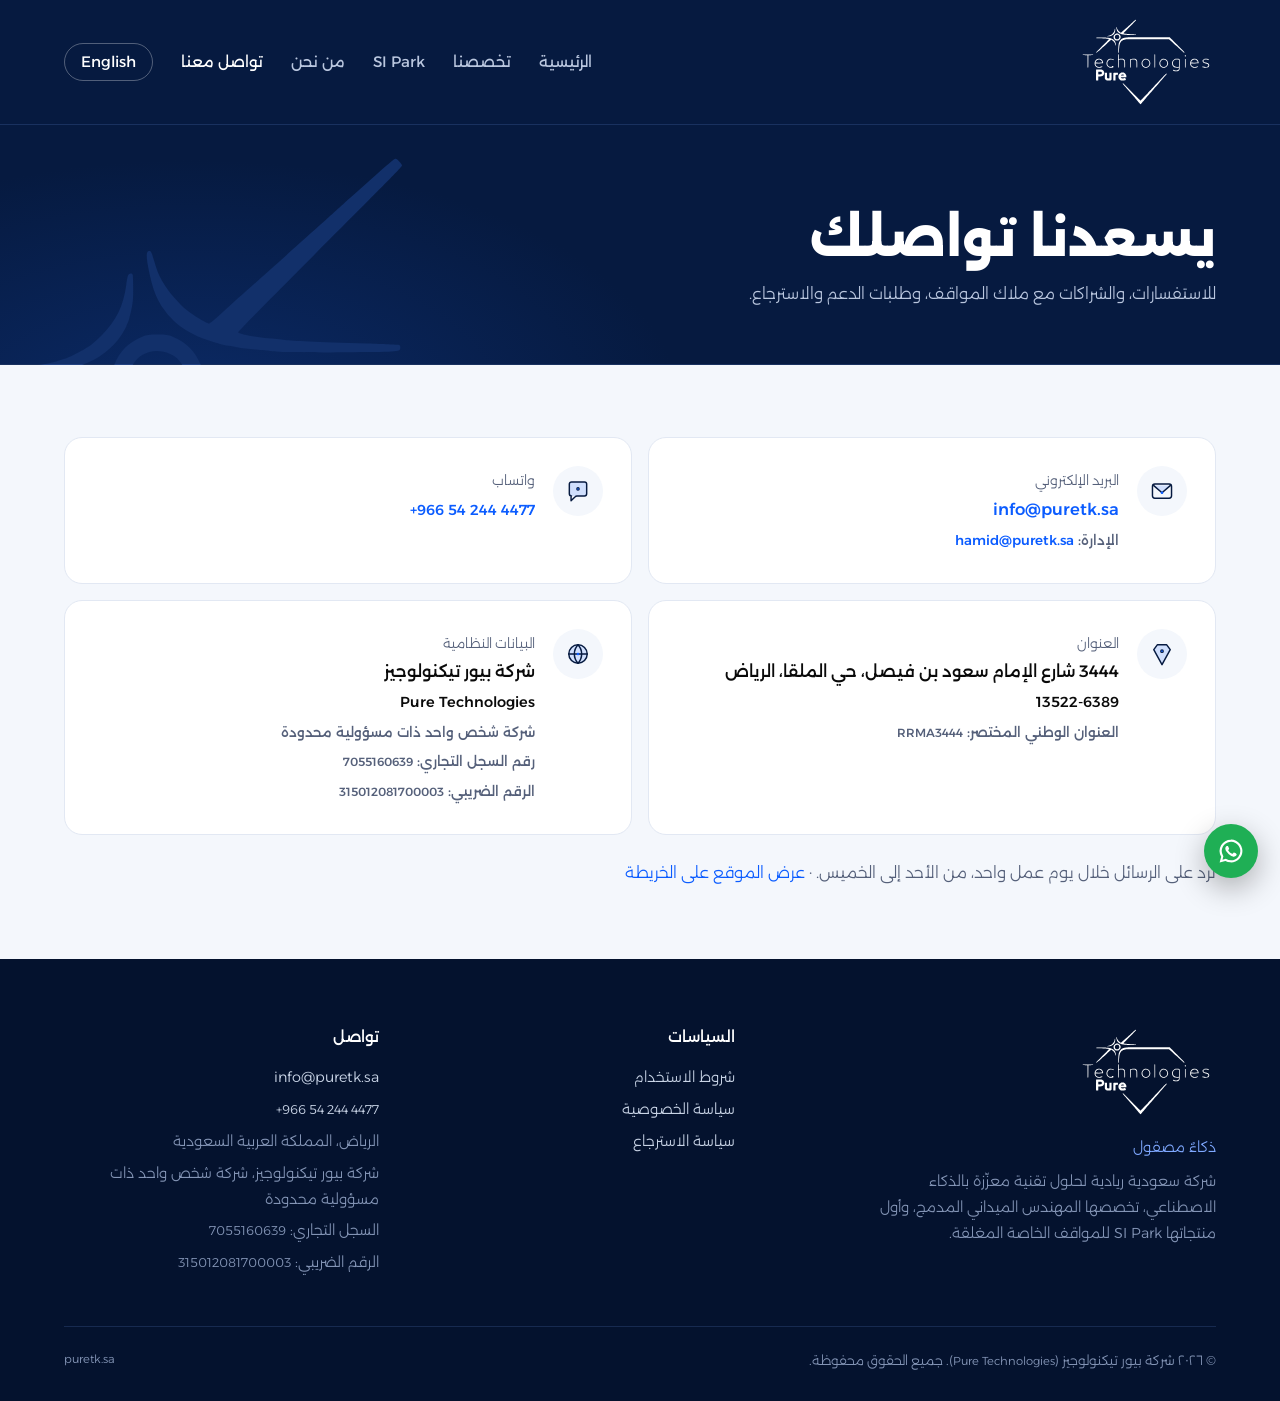
<file: contact.html>
<!doctype html>
<html lang="ar" dir="rtl">
<head>
<meta charset="utf-8">
<meta name="viewport" content="width=device-width,initial-scale=1">
<title>تواصل معنا | Pure Technologies</title>
<meta name="description" content="تواصل مع Pure Technologies عبر البريد أو واتساب.">
<link rel="canonical" href="https://puretk.sa/contact.html">
<link rel="alternate" hreflang="ar" href="https://puretk.sa/contact.html">
<link rel="alternate" hreflang="en" href="https://puretk.sa/en/contact.html">
<link rel="icon" href="assets/favicon.svg" type="image/svg+xml">
<link rel="apple-touch-icon" href="assets/apple-touch-icon.png">
<meta name="theme-color" content="#061A40">
<meta property="og:title" content="تواصل معنا | Pure Technologies">
<meta property="og:description" content="تواصل مع Pure Technologies عبر البريد أو واتساب.">
<meta property="og:type" content="website">
<meta property="og:url" content="https://puretk.sa/contact.html">
<meta property="og:image" content="https://puretk.sa/assets/og-ar.png">
<meta property="og:image:width" content="1200"><meta property="og:image:height" content="630">
<meta property="og:locale" content="ar_SA">
<meta name="twitter:card" content="summary_large_image">
<script type="application/ld+json">{"@context":"https://schema.org","@type":"Organization","name":"Pure Technologies","alternateName":"شركة بيور تيكنولوجيز","legalName":"Pure Technologies Company","url":"https://puretk.sa/","logo":"https://puretk.sa/assets/apple-touch-icon.png","email":"info@puretk.sa","telephone":"+966542444477","taxID":"315012081700003","identifier":{"@type":"PropertyValue","propertyID":"CR","value":"7055160639"},"address":{"@type":"PostalAddress","streetAddress":"3444 Imam Saud bin Faisal Rd, Al Malqa","addressLocality":"Riyadh","postalCode":"13522","addressCountry":"SA"}}</script>
<link rel="preconnect" href="https://fonts.googleapis.com">
<link rel="preconnect" href="https://fonts.gstatic.com" crossorigin>
<link href="https://fonts.googleapis.com/css2?family=Alexandria:wght@300;400;500;600;700&display=swap" rel="stylesheet">
<link rel="stylesheet" href="assets/style.css?v=c59ee199">
</head>
<body>
<header class="site-header"><div class="wrap">
  <a class="brand" href="index.html"><img src="assets/logo-en-white.svg" alt="Pure Technologies" width="140"></a>
  <button class="menu-btn" aria-expanded="false" onclick="var n=document.querySelector('nav.main');n.classList.toggle('open');this.setAttribute('aria-expanded',n.classList.contains('open'))">القائمة</button>
  <nav class="main"><a href="index.html">الرئيسية</a><a href="index.html#fde">تخصصنا</a><a href="index.html#sipark">SI Park</a><a href="index.html#about">من نحن</a><a href="contact.html" aria-current="page">تواصل معنا</a><a class="lang" href="en/contact.html" hreflang="en">English</a></nav>
</div></header>
<main>
<section class="page-head"><div class="wrap"><h1>يسعدنا تواصلك</h1><p>للاستفسارات، والشراكات مع ملاك المواقف، وطلبات الدعم والاسترجاع.</p></div></section><section><div class="wrap"><div class="contact-grid"><div class="contact-item"><div class="ic"><img src="assets/icons/ct-mail.svg" alt="" width="28" height="28"></div><div><small>البريد الإلكتروني</small><div class="v"><a href="mailto:info@puretk.sa">info@puretk.sa</a><br><small>الإدارة: <a href="mailto:hamid@puretk.sa">hamid@puretk.sa</a></small></div></div></div><div class="contact-item"><div class="ic"><img src="assets/icons/ct-chat.svg" alt="" width="28" height="28"></div><div><small>واتساب</small><div class="v"><a href="https://wa.me/966542444477" rel="noopener"><span class="ltr">+966 54 244 4477</span></a></div></div></div><div class="contact-item"><div class="ic"><img src="assets/icons/ct-location.svg" alt="" width="28" height="28"></div><div><small>العنوان</small><div class="v">3444 شارع الإمام سعود بن فيصل، حي الملقا، الرياض <span class="ltr">13522-6389</span><br><small>العنوان الوطني المختصر: <span class="ltr">RRMA3444</span></small></div></div></div><div class="contact-item"><div class="ic"><img src="assets/icons/ct-web.svg" alt="" width="28" height="28"></div><div><small>البيانات النظامية</small><div class="v">شركة بيور تيكنولوجيز<br><span class="ltr">Pure Technologies</span><br><small>شركة شخص واحد ذات مسؤولية محدودة</small><br><small>رقم السجل التجاري: <span class="ltr">7055160639</span><br>الرقم الضريبي: <span class="ltr">315012081700003</span></small></div></div></div></div><p style="margin-top:24px;color:var(--muted)">نرد على الرسائل خلال يوم عمل واحد، من الأحد إلى الخميس. · <a href="https://www.google.com/maps/search/?api=1&query=RRMA3444%20Riyadh" rel="noopener">عرض الموقع على الخريطة</a></p></div></section>
</main>
<footer class="site-footer"><div class="wrap">
  <div class="f-grid">
    <div class="f-brand"><img src="assets/logo-en-white.svg" alt="Pure Technologies" width="140"><div class="tag">ذكاءٌ مصقول</div><p style="margin-top:8px;max-width:340px">شركة سعودية ريادية لحلول تقنية معزّزة بالذكاء الاصطناعي، تخصصها المهندس الميداني المدمج، وأول منتجاتها SI Park للمواقف الخاصة المغلقة.</p></div>
    <div><h5>السياسات</h5><ul><li><a href="terms.html">شروط الاستخدام</a></li><li><a href="privacy.html">سياسة الخصوصية</a></li><li><a href="refund.html">سياسة الاسترجاع</a></li></ul></div>
    <div><h5>تواصل</h5><ul>
      <li><a href="mailto:info@puretk.sa">info@puretk.sa</a></li>
      <li><a href="https://wa.me/966542444477" rel="noopener"><span class="ltr">+966 54 244 4477</span></a></li>
      <li>الرياض، المملكة العربية السعودية</li>
      <li>شركة بيور تيكنولوجيز، شركة شخص واحد ذات مسؤولية محدودة</li>
      <li>السجل التجاري: <span class="ltr">7055160639</span></li>
      <li>الرقم الضريبي: <span class="ltr">315012081700003</span></li>
    </ul></div>
  </div>
  <div class="f-bottom"><span>© ٢٠٢٦ شركة بيور تيكنولوجيز (<span class='ltr'>Pure Technologies</span>). جميع الحقوق محفوظة.</span><span class="ltr">puretk.sa</span></div>
</div></footer>
<a class="wa-float" href="https://wa.me/966542444477" rel="noopener" aria-label="تواصل عبر واتساب"><svg viewBox="0 0 32 32"><path d="M16 3a13 13 0 0 0-11.2 19.6L3 29l6.6-1.7A13 13 0 1 0 16 3zm0 23.6a10.6 10.6 0 0 1-5.4-1.5l-.4-.2-3.9 1 1-3.8-.2-.4A10.6 10.6 0 1 1 16 26.6zm5.8-7.9c-.3-.2-1.9-.9-2.2-1s-.5-.2-.7.2-.8 1-1 1.2-.4.2-.7.1a8.7 8.7 0 0 1-4.3-3.8c-.3-.6.3-.5.9-1.7.1-.2 0-.4 0-.5l-1-2.4c-.3-.6-.5-.5-.7-.5h-.6a1.2 1.2 0 0 0-.9.4 3.6 3.6 0 0 0-1.1 2.7 6.3 6.3 0 0 0 1.3 3.3 14.4 14.4 0 0 0 5.5 4.9c2 .9 2.8.9 3.8.8a3.2 3.2 0 0 0 2.1-1.5 2.6 2.6 0 0 0 .2-1.5c-.1-.2-.3-.3-.6-.4z"/></svg></a>
<script>(function(){var f=document.querySelector('.wa-float'),h=document.querySelector('.hero');if(!f||!h||!('IntersectionObserver' in window))return;f.classList.add('hide');new IntersectionObserver(function(e){f.classList.toggle('hide',e[0].isIntersecting)}).observe(h)})();</script>
</body>
</html>
</file>
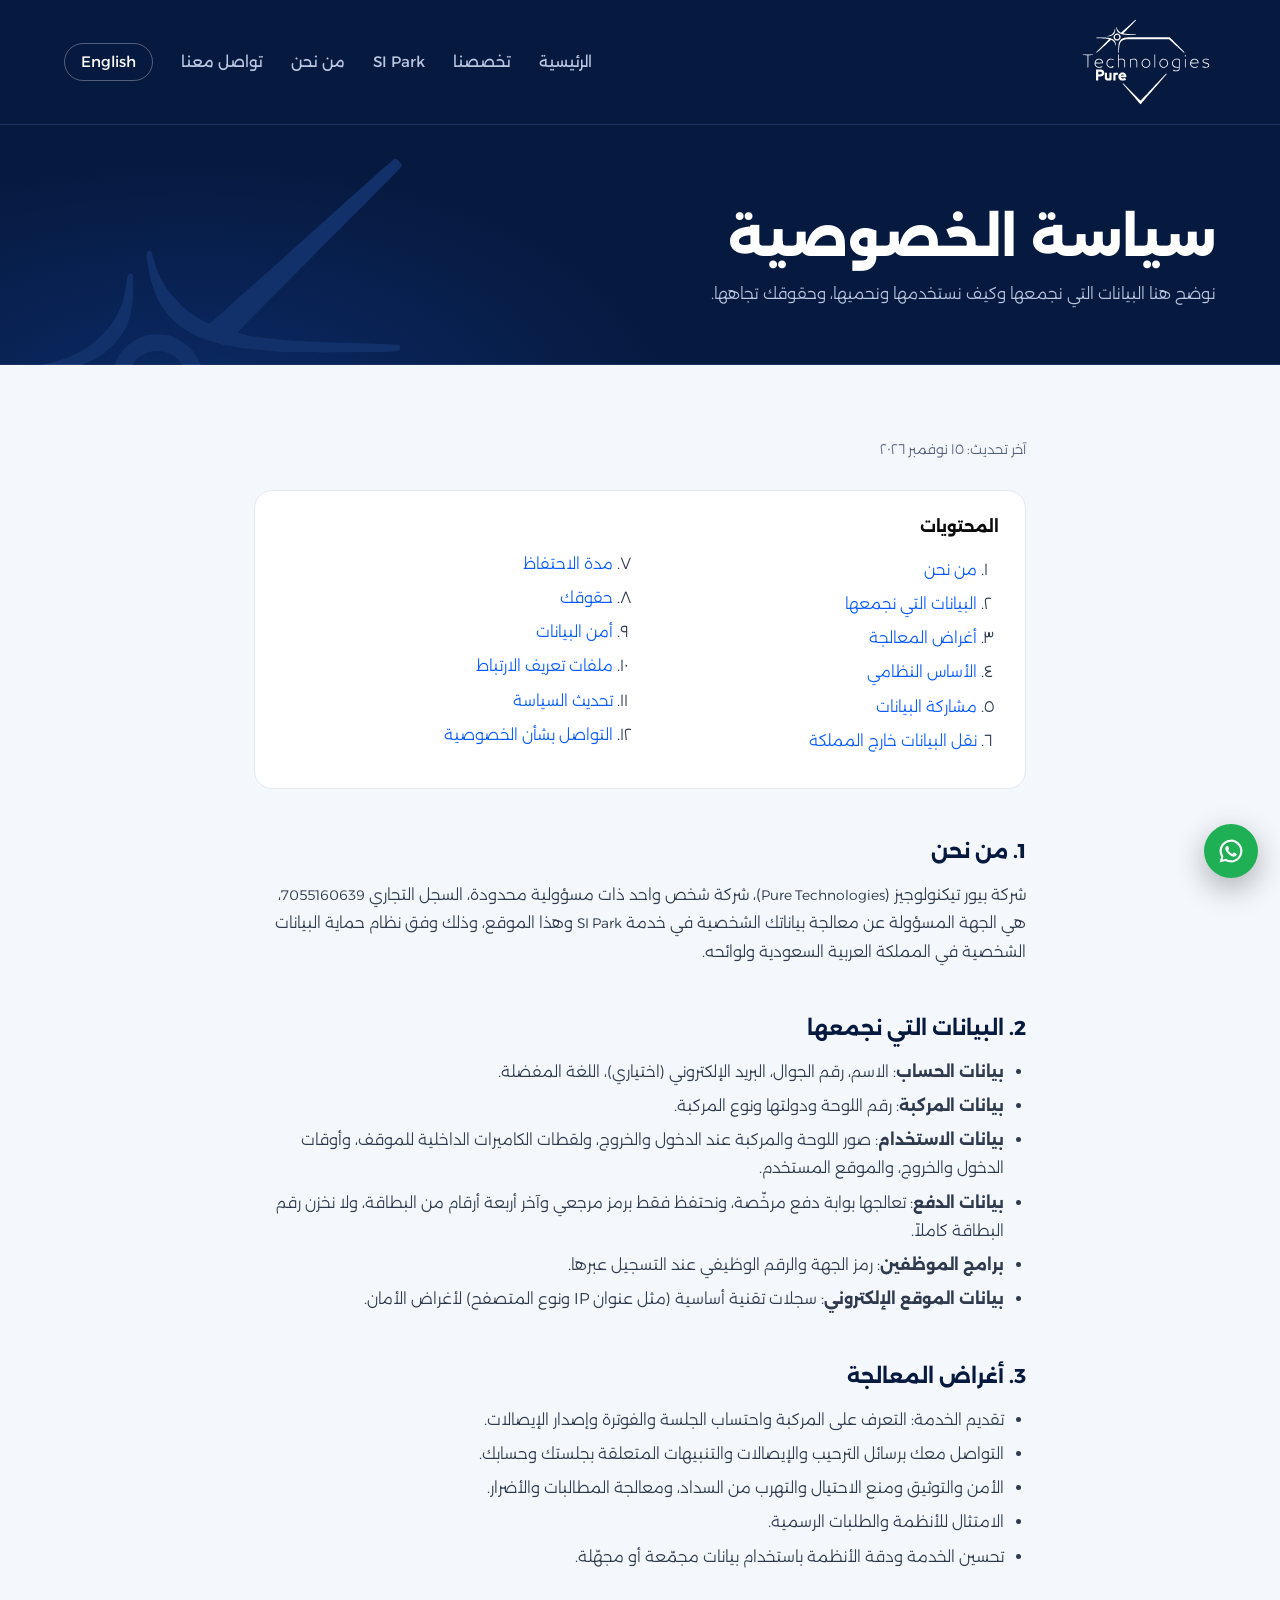
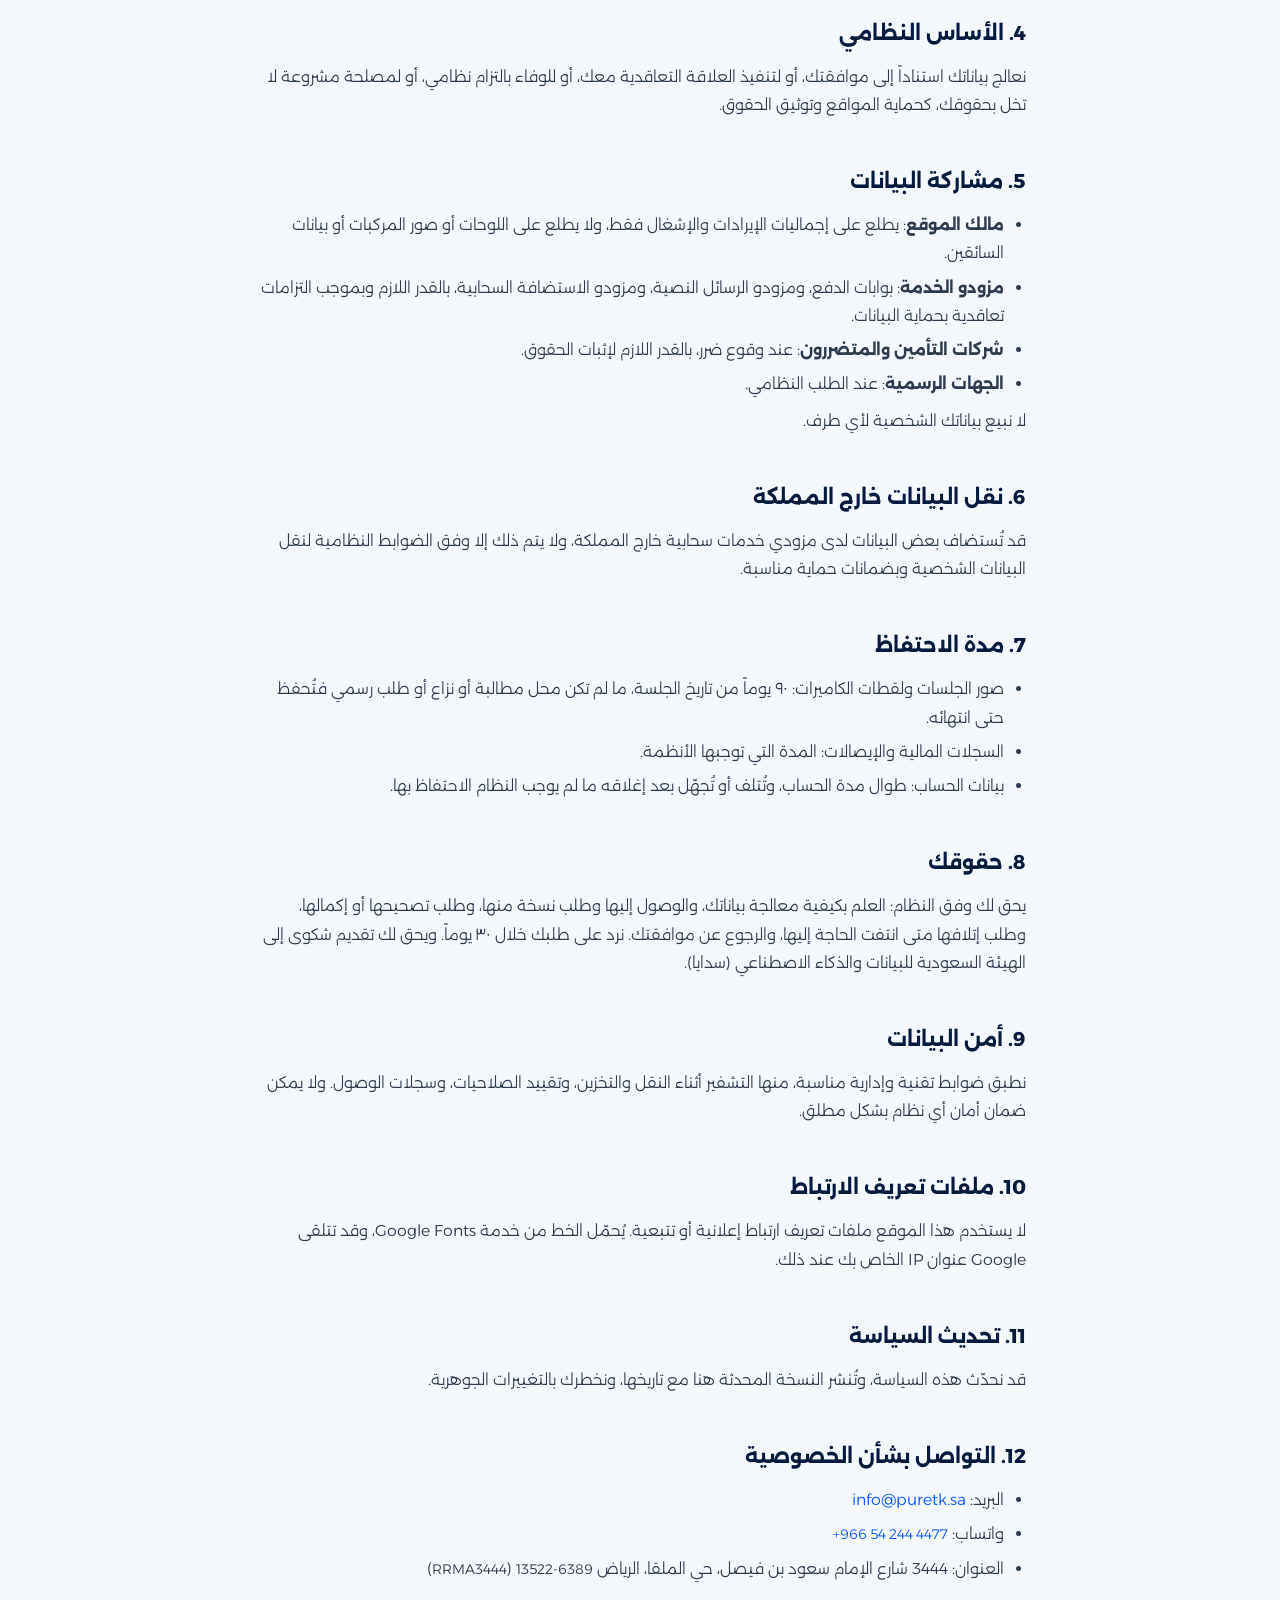
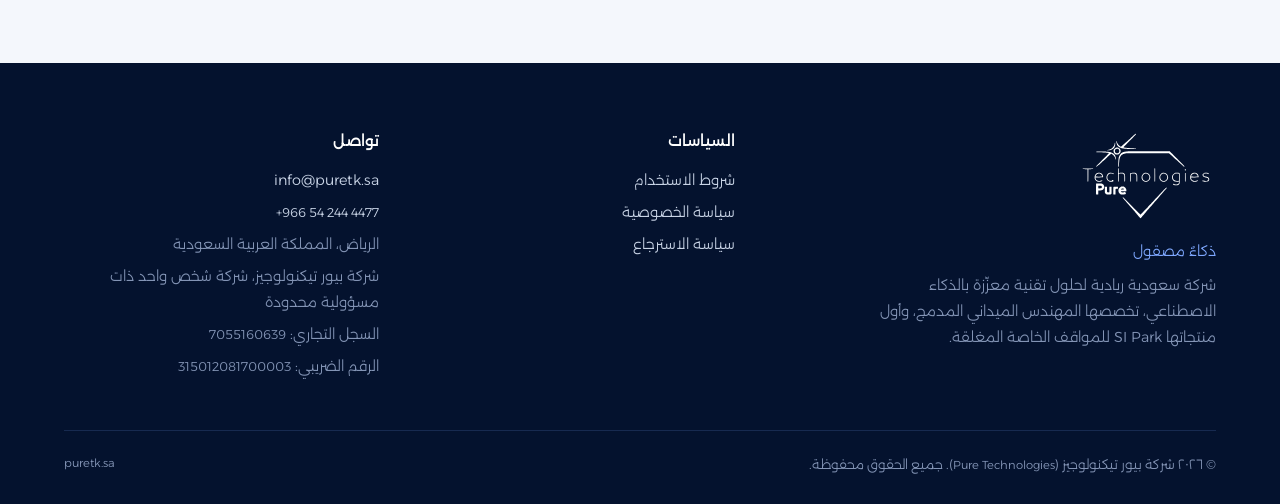
<file: privacy.html>
<!doctype html>
<html lang="ar" dir="rtl">
<head>
<meta charset="utf-8">
<meta name="viewport" content="width=device-width,initial-scale=1">
<title>سياسة الخصوصية | Pure Technologies</title>
<meta name="description" content="سياسة خصوصية خدمة SI Park.">
<link rel="canonical" href="https://puretk.sa/privacy.html">
<link rel="alternate" hreflang="ar" href="https://puretk.sa/privacy.html">
<link rel="alternate" hreflang="en" href="https://puretk.sa/en/privacy.html">
<link rel="icon" href="assets/favicon.svg" type="image/svg+xml">
<link rel="apple-touch-icon" href="assets/apple-touch-icon.png">
<meta name="theme-color" content="#061A40">
<meta property="og:title" content="سياسة الخصوصية | Pure Technologies">
<meta property="og:description" content="سياسة خصوصية خدمة SI Park.">
<meta property="og:type" content="website">
<meta property="og:url" content="https://puretk.sa/privacy.html">
<meta property="og:image" content="https://puretk.sa/assets/og-ar.png">
<meta property="og:image:width" content="1200"><meta property="og:image:height" content="630">
<meta property="og:locale" content="ar_SA">
<meta name="twitter:card" content="summary_large_image">
<script type="application/ld+json">{"@context":"https://schema.org","@type":"Organization","name":"Pure Technologies","alternateName":"شركة بيور تيكنولوجيز","legalName":"Pure Technologies Company","url":"https://puretk.sa/","logo":"https://puretk.sa/assets/apple-touch-icon.png","email":"info@puretk.sa","telephone":"+966542444477","taxID":"315012081700003","identifier":{"@type":"PropertyValue","propertyID":"CR","value":"7055160639"},"address":{"@type":"PostalAddress","streetAddress":"3444 Imam Saud bin Faisal Rd, Al Malqa","addressLocality":"Riyadh","postalCode":"13522","addressCountry":"SA"}}</script>
<link rel="preconnect" href="https://fonts.googleapis.com">
<link rel="preconnect" href="https://fonts.gstatic.com" crossorigin>
<link href="https://fonts.googleapis.com/css2?family=Alexandria:wght@300;400;500;600;700&display=swap" rel="stylesheet">
<link rel="stylesheet" href="assets/style.css?v=c59ee199">
</head>
<body>
<header class="site-header"><div class="wrap">
  <a class="brand" href="index.html"><img src="assets/logo-en-white.svg" alt="Pure Technologies" width="140"></a>
  <button class="menu-btn" aria-expanded="false" onclick="var n=document.querySelector('nav.main');n.classList.toggle('open');this.setAttribute('aria-expanded',n.classList.contains('open'))">القائمة</button>
  <nav class="main"><a href="index.html">الرئيسية</a><a href="index.html#fde">تخصصنا</a><a href="index.html#sipark">SI Park</a><a href="index.html#about">من نحن</a><a href="contact.html">تواصل معنا</a><a class="lang" href="en/privacy.html" hreflang="en">English</a></nav>
</div></header>
<main>
<section class="page-head"><div class="wrap"><h1>سياسة الخصوصية</h1><p>نوضح هنا البيانات التي نجمعها وكيف نستخدمها ونحميها، وحقوقك تجاهها.</p></div></section><section><div class="wrap legal"><p class="meta">آخر تحديث: ١٥ نوفمبر ٢٠٢٦</p><nav class="toc"><strong>المحتويات</strong><ol><li><a href="#s1">من نحن</a></li><li><a href="#s2">البيانات التي نجمعها</a></li><li><a href="#s3">أغراض المعالجة</a></li><li><a href="#s4">الأساس النظامي</a></li><li><a href="#s5">مشاركة البيانات</a></li><li><a href="#s6">نقل البيانات خارج المملكة</a></li><li><a href="#s7">مدة الاحتفاظ</a></li><li><a href="#s8">حقوقك</a></li><li><a href="#s9">أمن البيانات</a></li><li><a href="#s10">ملفات تعريف الارتباط</a></li><li><a href="#s11">تحديث السياسة</a></li><li><a href="#s12">التواصل بشأن الخصوصية</a></li></ol></nav><h2 id="s1">1. من نحن</h2><p>شركة بيور تيكنولوجيز (<span class="ltr">Pure Technologies</span>)، شركة شخص واحد ذات مسؤولية محدودة، السجل التجاري <span class="ltr">7055160639</span>، هي الجهة المسؤولة عن معالجة بياناتك الشخصية في خدمة <bdi>SI Park</bdi> وهذا الموقع، وذلك وفق نظام حماية البيانات الشخصية في المملكة العربية السعودية ولوائحه.</p><h2 id="s2">2. البيانات التي نجمعها</h2><ul><li><strong>بيانات الحساب</strong>: الاسم، رقم الجوال، البريد الإلكتروني (اختياري)، اللغة المفضلة.</li><li><strong>بيانات المركبة</strong>: رقم اللوحة ودولتها ونوع المركبة.</li><li><strong>بيانات الاستخدام</strong>: صور اللوحة والمركبة عند الدخول والخروج، ولقطات الكاميرات الداخلية للموقف، وأوقات الدخول والخروج، والموقع المستخدم.</li><li><strong>بيانات الدفع</strong>: تعالجها بوابة دفع مرخّصة، ونحتفظ فقط برمز مرجعي وآخر أربعة أرقام من البطاقة، ولا نخزن رقم البطاقة كاملاً.</li><li><strong>برامج الموظفين</strong>: رمز الجهة والرقم الوظيفي عند التسجيل عبرها.</li><li><strong>بيانات الموقع الإلكتروني</strong>: سجلات تقنية أساسية (مثل عنوان IP ونوع المتصفح) لأغراض الأمان.</li></ul><h2 id="s3">3. أغراض المعالجة</h2><ul><li>تقديم الخدمة: التعرف على المركبة واحتساب الجلسة والفوترة وإصدار الإيصالات.</li><li>التواصل معك برسائل الترحيب والإيصالات والتنبيهات المتعلقة بجلستك وحسابك.</li><li>الأمن والتوثيق ومنع الاحتيال والتهرب من السداد، ومعالجة المطالبات والأضرار.</li><li>الامتثال للأنظمة والطلبات الرسمية.</li><li>تحسين الخدمة ودقة الأنظمة باستخدام بيانات مجمّعة أو مجهّلة.</li></ul><h2 id="s4">4. الأساس النظامي</h2><p>نعالج بياناتك استناداً إلى موافقتك، أو لتنفيذ العلاقة التعاقدية معك، أو للوفاء بالتزام نظامي، أو لمصلحة مشروعة لا تخل بحقوقك، كحماية المواقع وتوثيق الحقوق.</p><h2 id="s5">5. مشاركة البيانات</h2><ul><li><strong>مالك الموقع</strong>: يطلع على إجماليات الإيرادات والإشغال فقط، ولا يطلع على اللوحات أو صور المركبات أو بيانات السائقين.</li><li><strong>مزودو الخدمة</strong>: بوابات الدفع، ومزودو الرسائل النصية، ومزودو الاستضافة السحابية، بالقدر اللازم وبموجب التزامات تعاقدية بحماية البيانات.</li><li><strong>شركات التأمين والمتضررون</strong>: عند وقوع ضرر، بالقدر اللازم لإثبات الحقوق.</li><li><strong>الجهات الرسمية</strong>: عند الطلب النظامي.</li></ul><p>لا نبيع بياناتك الشخصية لأي طرف.</p><h2 id="s6">6. نقل البيانات خارج المملكة</h2><p>قد تُستضاف بعض البيانات لدى مزودي خدمات سحابية خارج المملكة، ولا يتم ذلك إلا وفق الضوابط النظامية لنقل البيانات الشخصية وبضمانات حماية مناسبة.</p><h2 id="s7">7. مدة الاحتفاظ</h2><ul><li>صور الجلسات ولقطات الكاميرات: ٩٠ يوماً من تاريخ الجلسة، ما لم تكن محل مطالبة أو نزاع أو طلب رسمي فتُحفظ حتى انتهائه.</li><li>السجلات المالية والإيصالات: المدة التي توجبها الأنظمة.</li><li>بيانات الحساب: طوال مدة الحساب، وتُتلف أو تُجهّل بعد إغلاقه ما لم يوجب النظام الاحتفاظ بها.</li></ul><h2 id="s8">8. حقوقك</h2><p>يحق لك وفق النظام: العلم بكيفية معالجة بياناتك، والوصول إليها وطلب نسخة منها، وطلب تصحيحها أو إكمالها، وطلب إتلافها متى انتفت الحاجة إليها، والرجوع عن موافقتك. نرد على طلبك خلال ٣٠ يوماً. ويحق لك تقديم شكوى إلى الهيئة السعودية للبيانات والذكاء الاصطناعي (سدايا).</p><h2 id="s9">9. أمن البيانات</h2><p>نطبق ضوابط تقنية وإدارية مناسبة، منها التشفير أثناء النقل والتخزين، وتقييد الصلاحيات، وسجلات الوصول. ولا يمكن ضمان أمان أي نظام بشكل مطلق.</p><h2 id="s10">10. ملفات تعريف الارتباط</h2><p>لا يستخدم هذا الموقع ملفات تعريف ارتباط إعلانية أو تتبعية. يُحمّل الخط من خدمة Google Fonts، وقد تتلقى Google عنوان IP الخاص بك عند ذلك.</p><h2 id="s11">11. تحديث السياسة</h2><p>قد نحدّث هذه السياسة، وتُنشر النسخة المحدثة هنا مع تاريخها، ونخطرك بالتغييرات الجوهرية.</p><h2 id="s12">12. التواصل بشأن الخصوصية</h2><ul><li>البريد: <a href="mailto:info@puretk.sa">info@puretk.sa</a></li><li>واتساب: <a href="https://wa.me/966542444477"><span class="ltr">+966 54 244 4477</span></a></li><li>العنوان: 3444 شارع الإمام سعود بن فيصل، حي الملقا، الرياض <span class="ltr">13522-6389</span> (<span class="ltr">RRMA3444</span>)</li></ul></div></section>
</main>
<footer class="site-footer"><div class="wrap">
  <div class="f-grid">
    <div class="f-brand"><img src="assets/logo-en-white.svg" alt="Pure Technologies" width="140"><div class="tag">ذكاءٌ مصقول</div><p style="margin-top:8px;max-width:340px">شركة سعودية ريادية لحلول تقنية معزّزة بالذكاء الاصطناعي، تخصصها المهندس الميداني المدمج، وأول منتجاتها SI Park للمواقف الخاصة المغلقة.</p></div>
    <div><h5>السياسات</h5><ul><li><a href="terms.html">شروط الاستخدام</a></li><li><a href="privacy.html">سياسة الخصوصية</a></li><li><a href="refund.html">سياسة الاسترجاع</a></li></ul></div>
    <div><h5>تواصل</h5><ul>
      <li><a href="mailto:info@puretk.sa">info@puretk.sa</a></li>
      <li><a href="https://wa.me/966542444477" rel="noopener"><span class="ltr">+966 54 244 4477</span></a></li>
      <li>الرياض، المملكة العربية السعودية</li>
      <li>شركة بيور تيكنولوجيز، شركة شخص واحد ذات مسؤولية محدودة</li>
      <li>السجل التجاري: <span class="ltr">7055160639</span></li>
      <li>الرقم الضريبي: <span class="ltr">315012081700003</span></li>
    </ul></div>
  </div>
  <div class="f-bottom"><span>© ٢٠٢٦ شركة بيور تيكنولوجيز (<span class='ltr'>Pure Technologies</span>). جميع الحقوق محفوظة.</span><span class="ltr">puretk.sa</span></div>
</div></footer>
<a class="wa-float" href="https://wa.me/966542444477" rel="noopener" aria-label="تواصل عبر واتساب"><svg viewBox="0 0 32 32"><path d="M16 3a13 13 0 0 0-11.2 19.6L3 29l6.6-1.7A13 13 0 1 0 16 3zm0 23.6a10.6 10.6 0 0 1-5.4-1.5l-.4-.2-3.9 1 1-3.8-.2-.4A10.6 10.6 0 1 1 16 26.6zm5.8-7.9c-.3-.2-1.9-.9-2.2-1s-.5-.2-.7.2-.8 1-1 1.2-.4.2-.7.1a8.7 8.7 0 0 1-4.3-3.8c-.3-.6.3-.5.9-1.7.1-.2 0-.4 0-.5l-1-2.4c-.3-.6-.5-.5-.7-.5h-.6a1.2 1.2 0 0 0-.9.4 3.6 3.6 0 0 0-1.1 2.7 6.3 6.3 0 0 0 1.3 3.3 14.4 14.4 0 0 0 5.5 4.9c2 .9 2.8.9 3.8.8a3.2 3.2 0 0 0 2.1-1.5 2.6 2.6 0 0 0 .2-1.5c-.1-.2-.3-.3-.6-.4z"/></svg></a>
<script>(function(){var f=document.querySelector('.wa-float'),h=document.querySelector('.hero');if(!f||!h||!('IntersectionObserver' in window))return;f.classList.add('hide');new IntersectionObserver(function(e){f.classList.toggle('hide',e[0].isIntersecting)}).observe(h)})();</script>
</body>
</html>
</file>
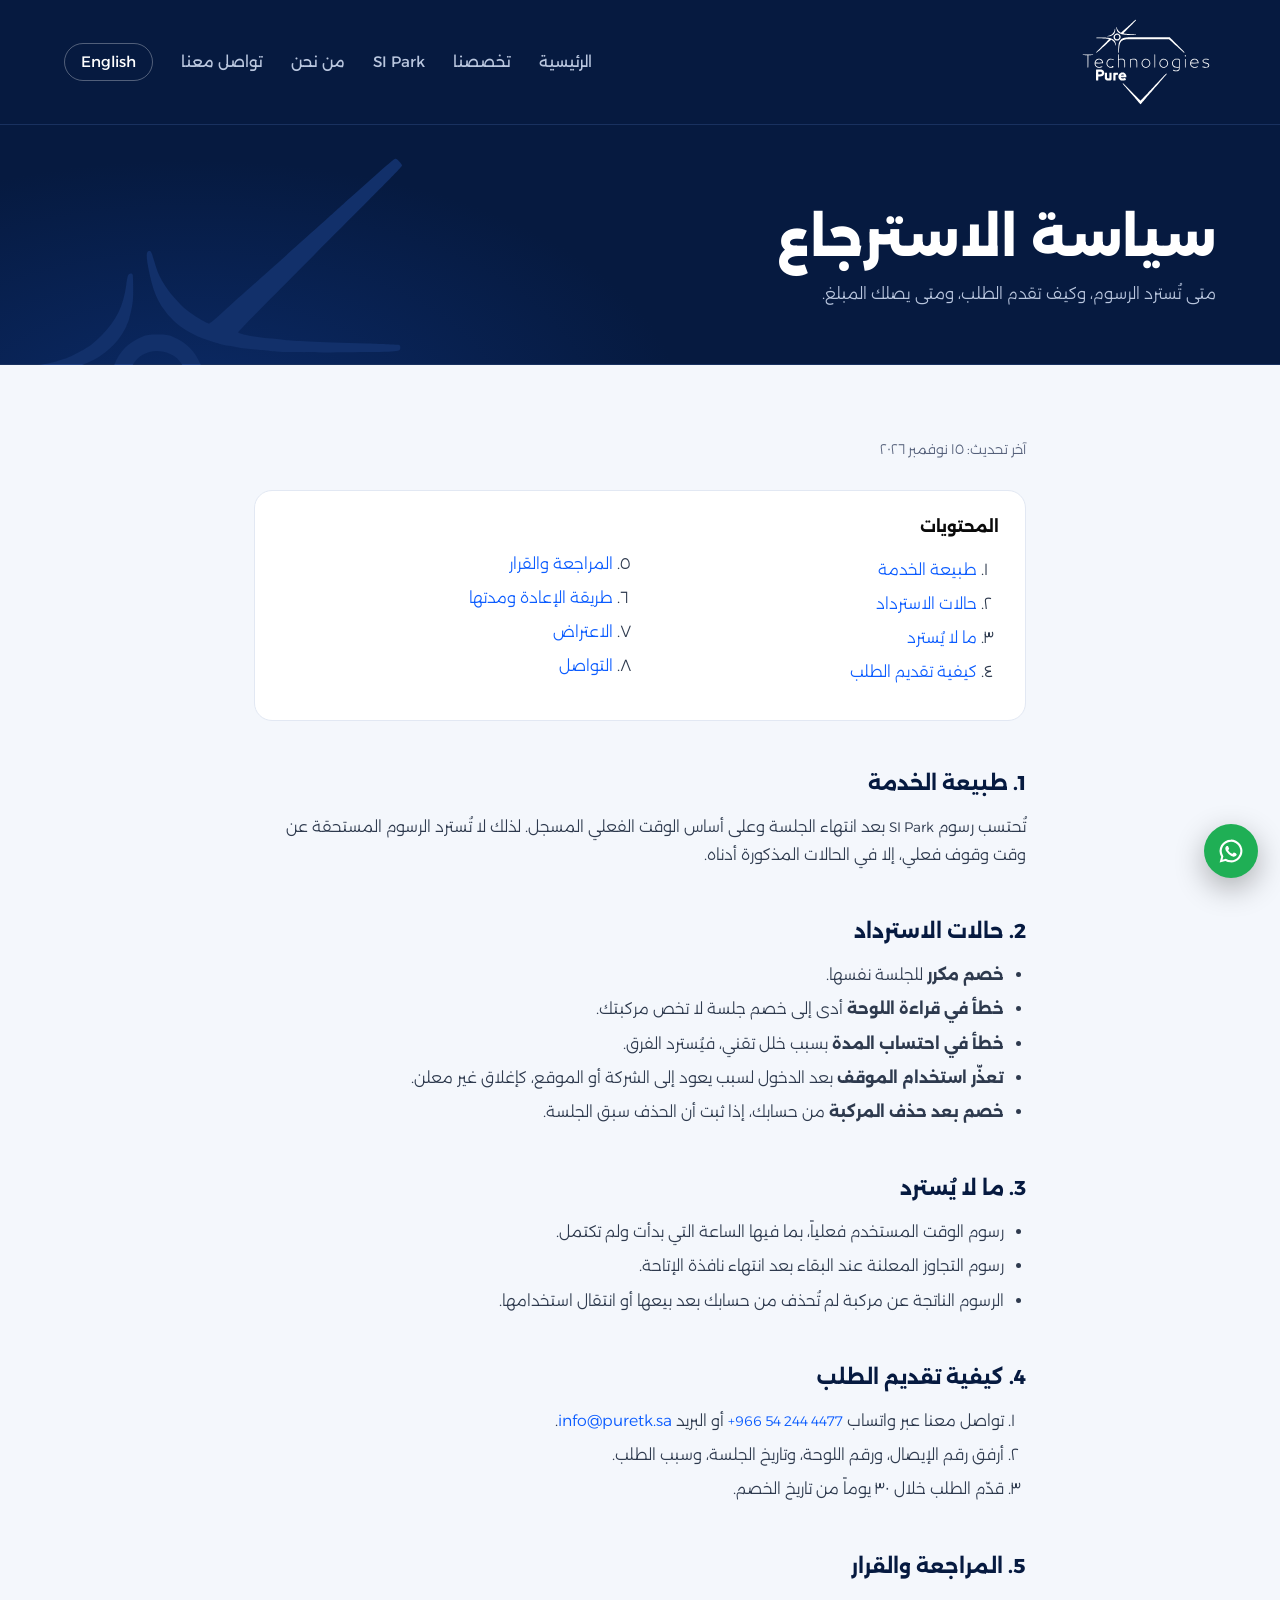
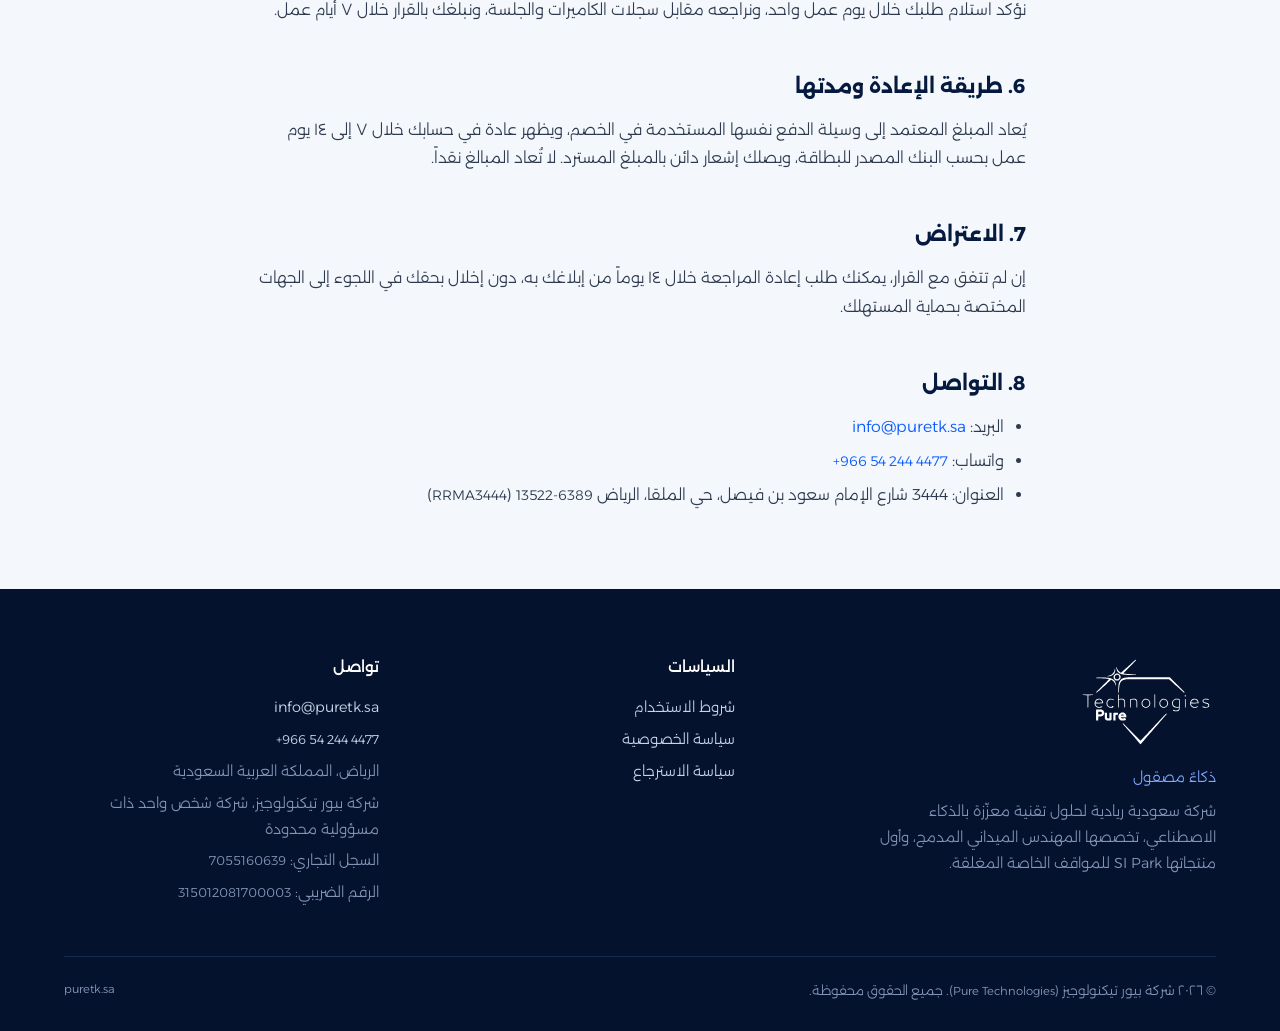
<file: refund.html>
<!doctype html>
<html lang="ar" dir="rtl">
<head>
<meta charset="utf-8">
<meta name="viewport" content="width=device-width,initial-scale=1">
<title>سياسة الاسترجاع | Pure Technologies</title>
<meta name="description" content="سياسة الاسترجاع والاسترداد لخدمة SI Park.">
<link rel="canonical" href="https://puretk.sa/refund.html">
<link rel="alternate" hreflang="ar" href="https://puretk.sa/refund.html">
<link rel="alternate" hreflang="en" href="https://puretk.sa/en/refund.html">
<link rel="icon" href="assets/favicon.svg" type="image/svg+xml">
<link rel="apple-touch-icon" href="assets/apple-touch-icon.png">
<meta name="theme-color" content="#061A40">
<meta property="og:title" content="سياسة الاسترجاع | Pure Technologies">
<meta property="og:description" content="سياسة الاسترجاع والاسترداد لخدمة SI Park.">
<meta property="og:type" content="website">
<meta property="og:url" content="https://puretk.sa/refund.html">
<meta property="og:image" content="https://puretk.sa/assets/og-ar.png">
<meta property="og:image:width" content="1200"><meta property="og:image:height" content="630">
<meta property="og:locale" content="ar_SA">
<meta name="twitter:card" content="summary_large_image">
<script type="application/ld+json">{"@context":"https://schema.org","@type":"Organization","name":"Pure Technologies","alternateName":"شركة بيور تيكنولوجيز","legalName":"Pure Technologies Company","url":"https://puretk.sa/","logo":"https://puretk.sa/assets/apple-touch-icon.png","email":"info@puretk.sa","telephone":"+966542444477","taxID":"315012081700003","identifier":{"@type":"PropertyValue","propertyID":"CR","value":"7055160639"},"address":{"@type":"PostalAddress","streetAddress":"3444 Imam Saud bin Faisal Rd, Al Malqa","addressLocality":"Riyadh","postalCode":"13522","addressCountry":"SA"}}</script>
<link rel="preconnect" href="https://fonts.googleapis.com">
<link rel="preconnect" href="https://fonts.gstatic.com" crossorigin>
<link href="https://fonts.googleapis.com/css2?family=Alexandria:wght@300;400;500;600;700&display=swap" rel="stylesheet">
<link rel="stylesheet" href="assets/style.css?v=c59ee199">
</head>
<body>
<header class="site-header"><div class="wrap">
  <a class="brand" href="index.html"><img src="assets/logo-en-white.svg" alt="Pure Technologies" width="140"></a>
  <button class="menu-btn" aria-expanded="false" onclick="var n=document.querySelector('nav.main');n.classList.toggle('open');this.setAttribute('aria-expanded',n.classList.contains('open'))">القائمة</button>
  <nav class="main"><a href="index.html">الرئيسية</a><a href="index.html#fde">تخصصنا</a><a href="index.html#sipark">SI Park</a><a href="index.html#about">من نحن</a><a href="contact.html">تواصل معنا</a><a class="lang" href="en/refund.html" hreflang="en">English</a></nav>
</div></header>
<main>
<section class="page-head"><div class="wrap"><h1>سياسة الاسترجاع</h1><p>متى تُسترد الرسوم، وكيف تقدم الطلب، ومتى يصلك المبلغ.</p></div></section><section><div class="wrap legal"><p class="meta">آخر تحديث: ١٥ نوفمبر ٢٠٢٦</p><nav class="toc"><strong>المحتويات</strong><ol><li><a href="#s1">طبيعة الخدمة</a></li><li><a href="#s2">حالات الاسترداد</a></li><li><a href="#s3">ما لا يُسترد</a></li><li><a href="#s4">كيفية تقديم الطلب</a></li><li><a href="#s5">المراجعة والقرار</a></li><li><a href="#s6">طريقة الإعادة ومدتها</a></li><li><a href="#s7">الاعتراض</a></li><li><a href="#s8">التواصل</a></li></ol></nav><h2 id="s1">1. طبيعة الخدمة</h2><p>تُحتسب رسوم <bdi>SI Park</bdi> بعد انتهاء الجلسة وعلى أساس الوقت الفعلي المسجل. لذلك لا تُسترد الرسوم المستحقة عن وقت وقوف فعلي، إلا في الحالات المذكورة أدناه.</p><h2 id="s2">2. حالات الاسترداد</h2><ul><li><strong>خصم مكرر</strong> للجلسة نفسها.</li><li><strong>خطأ في قراءة اللوحة</strong> أدى إلى خصم جلسة لا تخص مركبتك.</li><li><strong>خطأ في احتساب المدة</strong> بسبب خلل تقني، فيُسترد الفرق.</li><li><strong>تعذّر استخدام الموقف</strong> بعد الدخول لسبب يعود إلى الشركة أو الموقع، كإغلاق غير معلن.</li><li><strong>خصم بعد حذف المركبة</strong> من حسابك، إذا ثبت أن الحذف سبق الجلسة.</li></ul><h2 id="s3">3. ما لا يُسترد</h2><ul><li>رسوم الوقت المستخدم فعلياً، بما فيها الساعة التي بدأت ولم تكتمل.</li><li>رسوم التجاوز المعلنة عند البقاء بعد انتهاء نافذة الإتاحة.</li><li>الرسوم الناتجة عن مركبة لم تُحذف من حسابك بعد بيعها أو انتقال استخدامها.</li></ul><h2 id="s4">4. كيفية تقديم الطلب</h2><ol><li>تواصل معنا عبر واتساب <a href="https://wa.me/966542444477"><span class="ltr">+966 54 244 4477</span></a> أو البريد <a href="mailto:info@puretk.sa">info@puretk.sa</a>.</li><li>أرفق رقم الإيصال، ورقم اللوحة، وتاريخ الجلسة، وسبب الطلب.</li><li>قدّم الطلب خلال ٣٠ يوماً من تاريخ الخصم.</li></ol><h2 id="s5">5. المراجعة والقرار</h2><p>نؤكد استلام طلبك خلال يوم عمل واحد، ونراجعه مقابل سجلات الكاميرات والجلسة، ونبلغك بالقرار خلال ٧ أيام عمل.</p><h2 id="s6">6. طريقة الإعادة ومدتها</h2><p>يُعاد المبلغ المعتمد إلى وسيلة الدفع نفسها المستخدمة في الخصم، ويظهر عادة في حسابك خلال ٧ إلى ١٤ يوم عمل بحسب البنك المصدر للبطاقة، ويصلك إشعار دائن بالمبلغ المسترد. لا تُعاد المبالغ نقداً.</p><h2 id="s7">7. الاعتراض</h2><p>إن لم تتفق مع القرار، يمكنك طلب إعادة المراجعة خلال ١٤ يوماً من إبلاغك به، دون إخلال بحقك في اللجوء إلى الجهات المختصة بحماية المستهلك.</p><h2 id="s8">8. التواصل</h2><ul><li>البريد: <a href="mailto:info@puretk.sa">info@puretk.sa</a></li><li>واتساب: <a href="https://wa.me/966542444477"><span class="ltr">+966 54 244 4477</span></a></li><li>العنوان: 3444 شارع الإمام سعود بن فيصل، حي الملقا، الرياض <span class="ltr">13522-6389</span> (<span class="ltr">RRMA3444</span>)</li></ul></div></section>
</main>
<footer class="site-footer"><div class="wrap">
  <div class="f-grid">
    <div class="f-brand"><img src="assets/logo-en-white.svg" alt="Pure Technologies" width="140"><div class="tag">ذكاءٌ مصقول</div><p style="margin-top:8px;max-width:340px">شركة سعودية ريادية لحلول تقنية معزّزة بالذكاء الاصطناعي، تخصصها المهندس الميداني المدمج، وأول منتجاتها SI Park للمواقف الخاصة المغلقة.</p></div>
    <div><h5>السياسات</h5><ul><li><a href="terms.html">شروط الاستخدام</a></li><li><a href="privacy.html">سياسة الخصوصية</a></li><li><a href="refund.html">سياسة الاسترجاع</a></li></ul></div>
    <div><h5>تواصل</h5><ul>
      <li><a href="mailto:info@puretk.sa">info@puretk.sa</a></li>
      <li><a href="https://wa.me/966542444477" rel="noopener"><span class="ltr">+966 54 244 4477</span></a></li>
      <li>الرياض، المملكة العربية السعودية</li>
      <li>شركة بيور تيكنولوجيز، شركة شخص واحد ذات مسؤولية محدودة</li>
      <li>السجل التجاري: <span class="ltr">7055160639</span></li>
      <li>الرقم الضريبي: <span class="ltr">315012081700003</span></li>
    </ul></div>
  </div>
  <div class="f-bottom"><span>© ٢٠٢٦ شركة بيور تيكنولوجيز (<span class='ltr'>Pure Technologies</span>). جميع الحقوق محفوظة.</span><span class="ltr">puretk.sa</span></div>
</div></footer>
<a class="wa-float" href="https://wa.me/966542444477" rel="noopener" aria-label="تواصل عبر واتساب"><svg viewBox="0 0 32 32"><path d="M16 3a13 13 0 0 0-11.2 19.6L3 29l6.6-1.7A13 13 0 1 0 16 3zm0 23.6a10.6 10.6 0 0 1-5.4-1.5l-.4-.2-3.9 1 1-3.8-.2-.4A10.6 10.6 0 1 1 16 26.6zm5.8-7.9c-.3-.2-1.9-.9-2.2-1s-.5-.2-.7.2-.8 1-1 1.2-.4.2-.7.1a8.7 8.7 0 0 1-4.3-3.8c-.3-.6.3-.5.9-1.7.1-.2 0-.4 0-.5l-1-2.4c-.3-.6-.5-.5-.7-.5h-.6a1.2 1.2 0 0 0-.9.4 3.6 3.6 0 0 0-1.1 2.7 6.3 6.3 0 0 0 1.3 3.3 14.4 14.4 0 0 0 5.5 4.9c2 .9 2.8.9 3.8.8a3.2 3.2 0 0 0 2.1-1.5 2.6 2.6 0 0 0 .2-1.5c-.1-.2-.3-.3-.6-.4z"/></svg></a>
<script>(function(){var f=document.querySelector('.wa-float'),h=document.querySelector('.hero');if(!f||!h||!('IntersectionObserver' in window))return;f.classList.add('hide');new IntersectionObserver(function(e){f.classList.toggle('hide',e[0].isIntersecting)}).observe(h)})();</script>
</body>
</html>
</file>
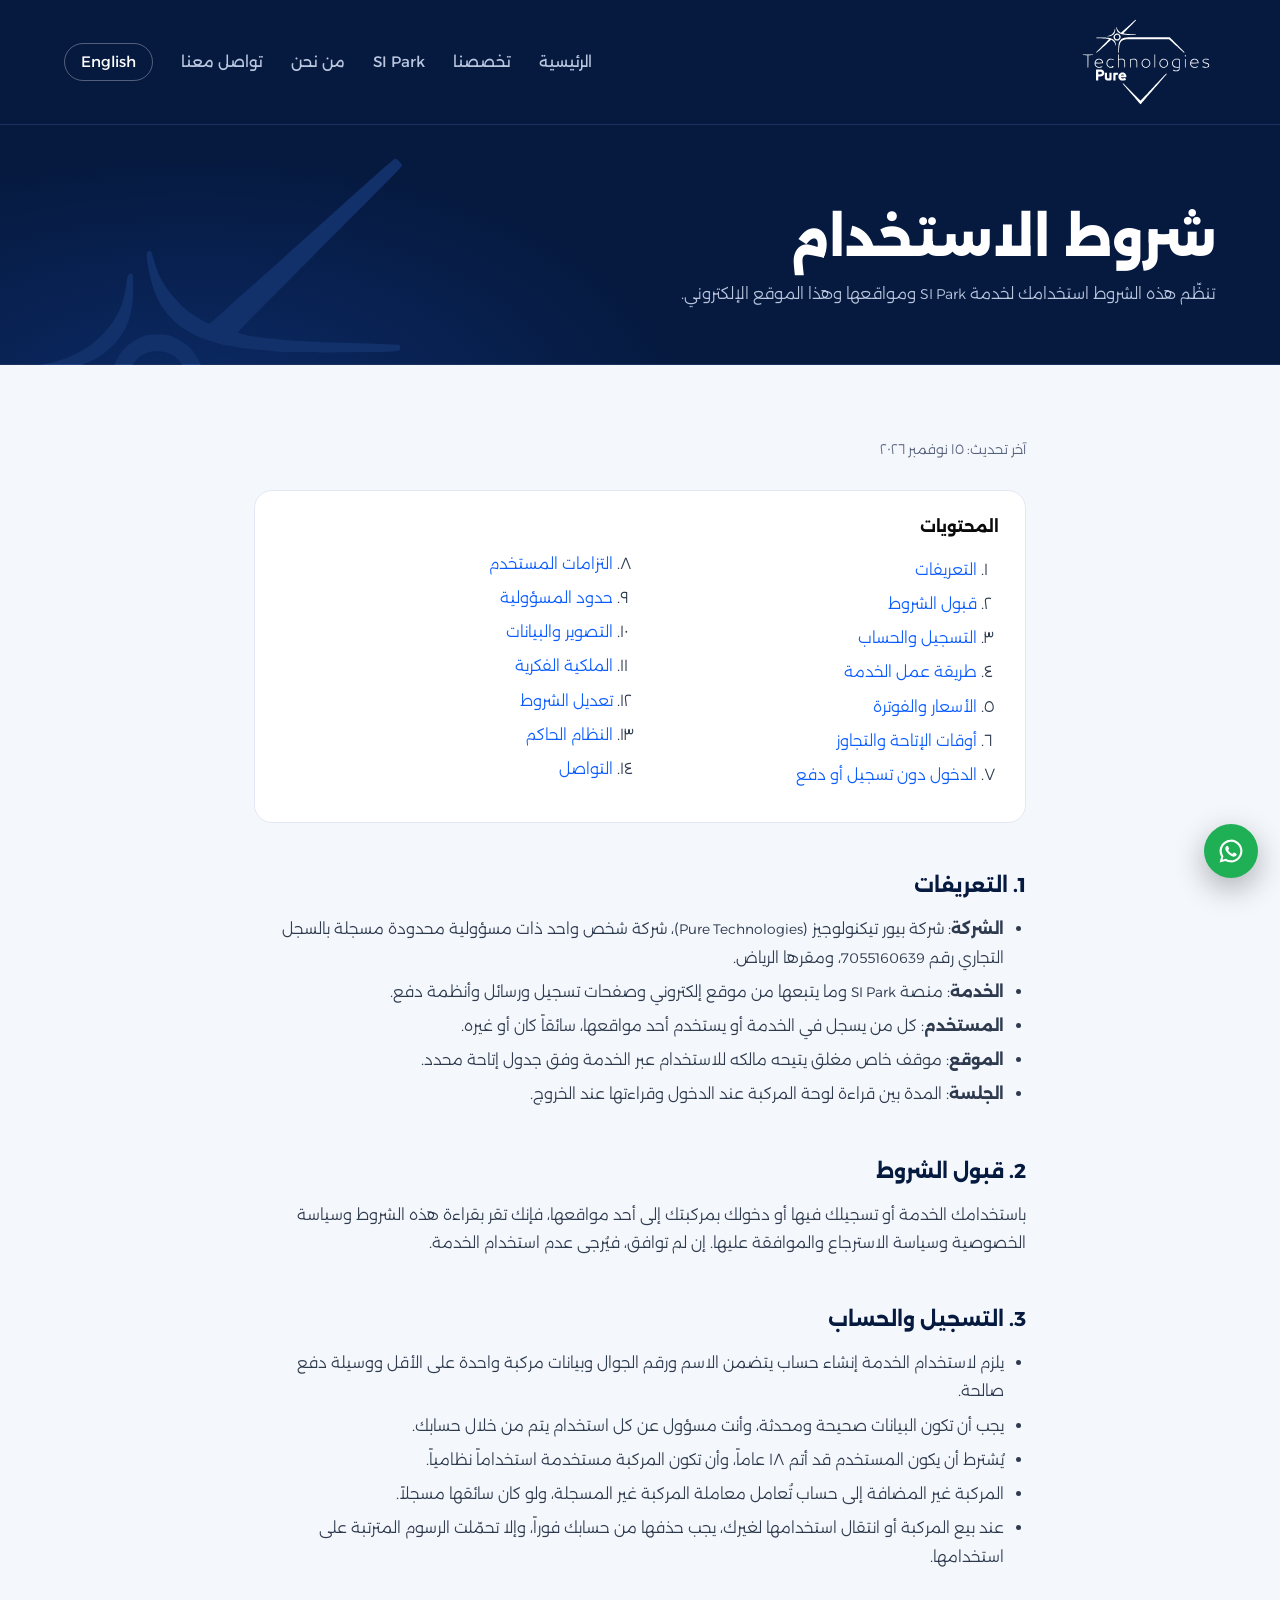
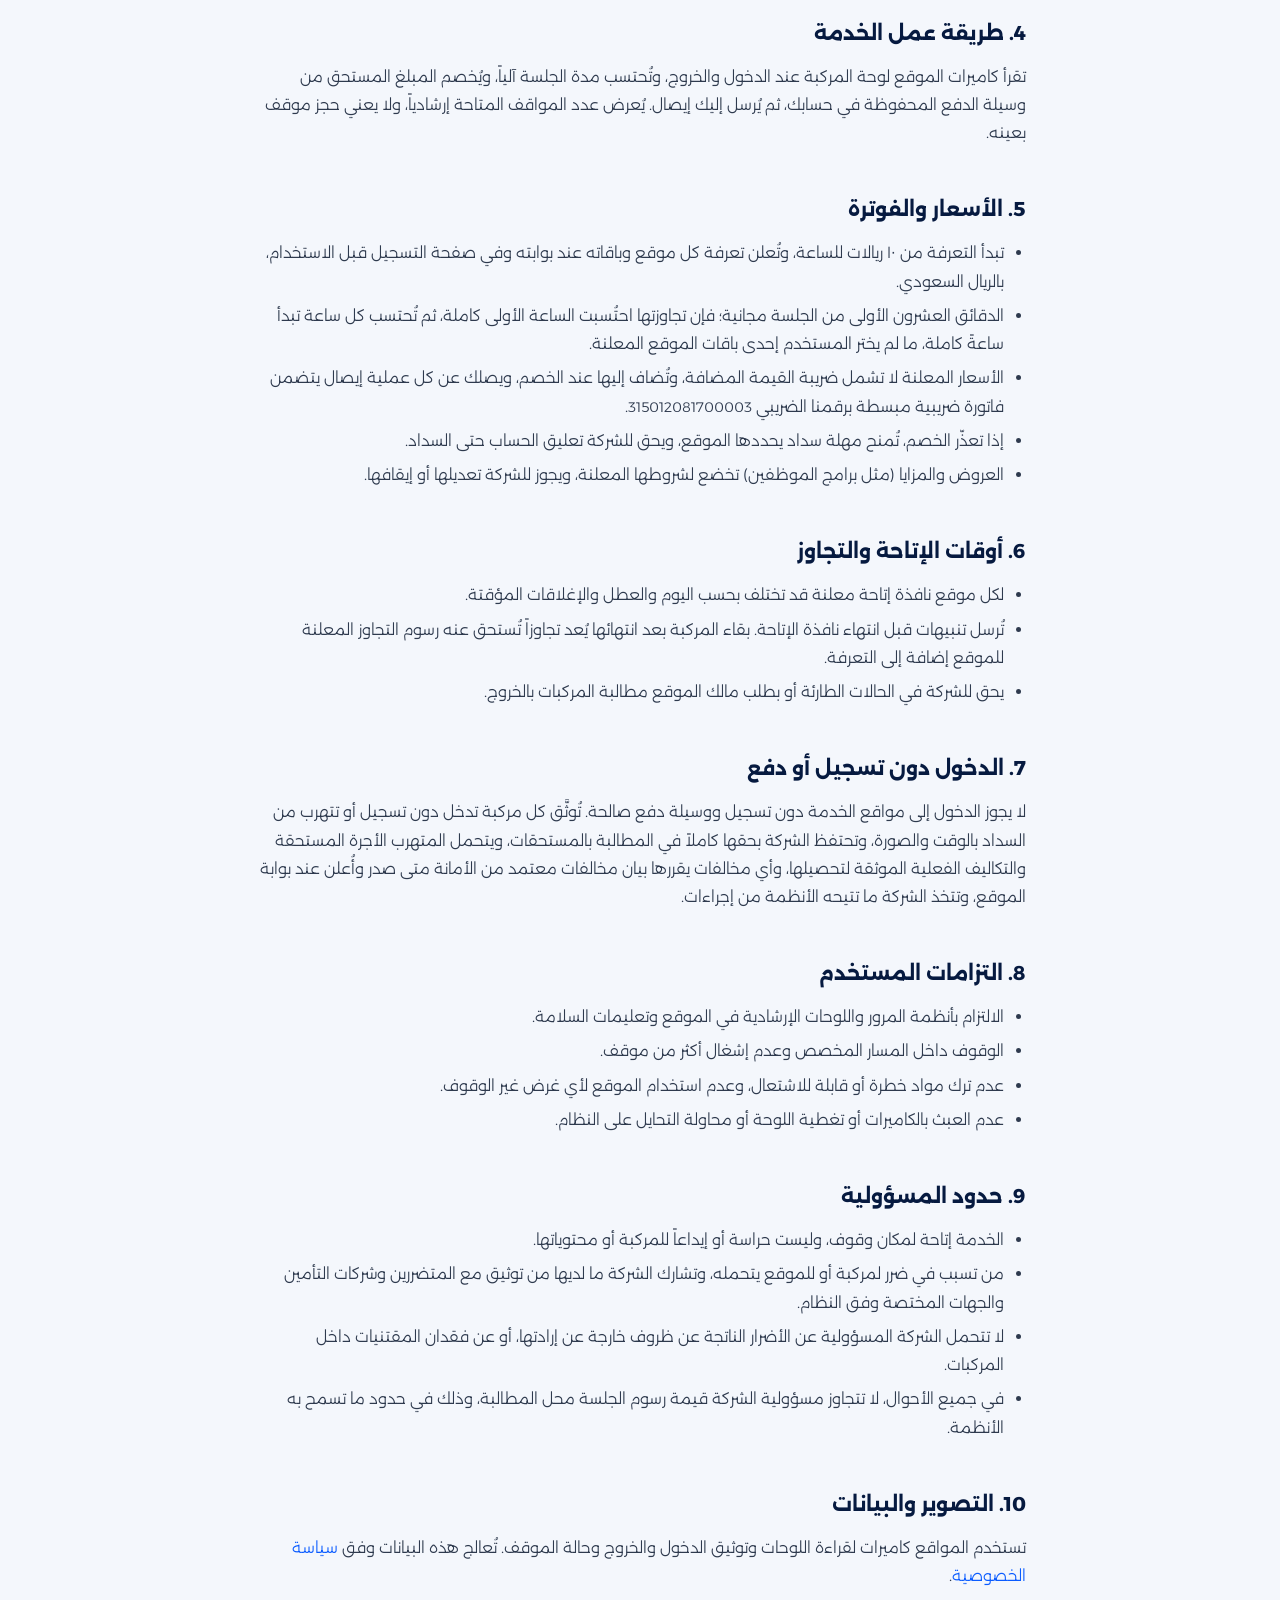
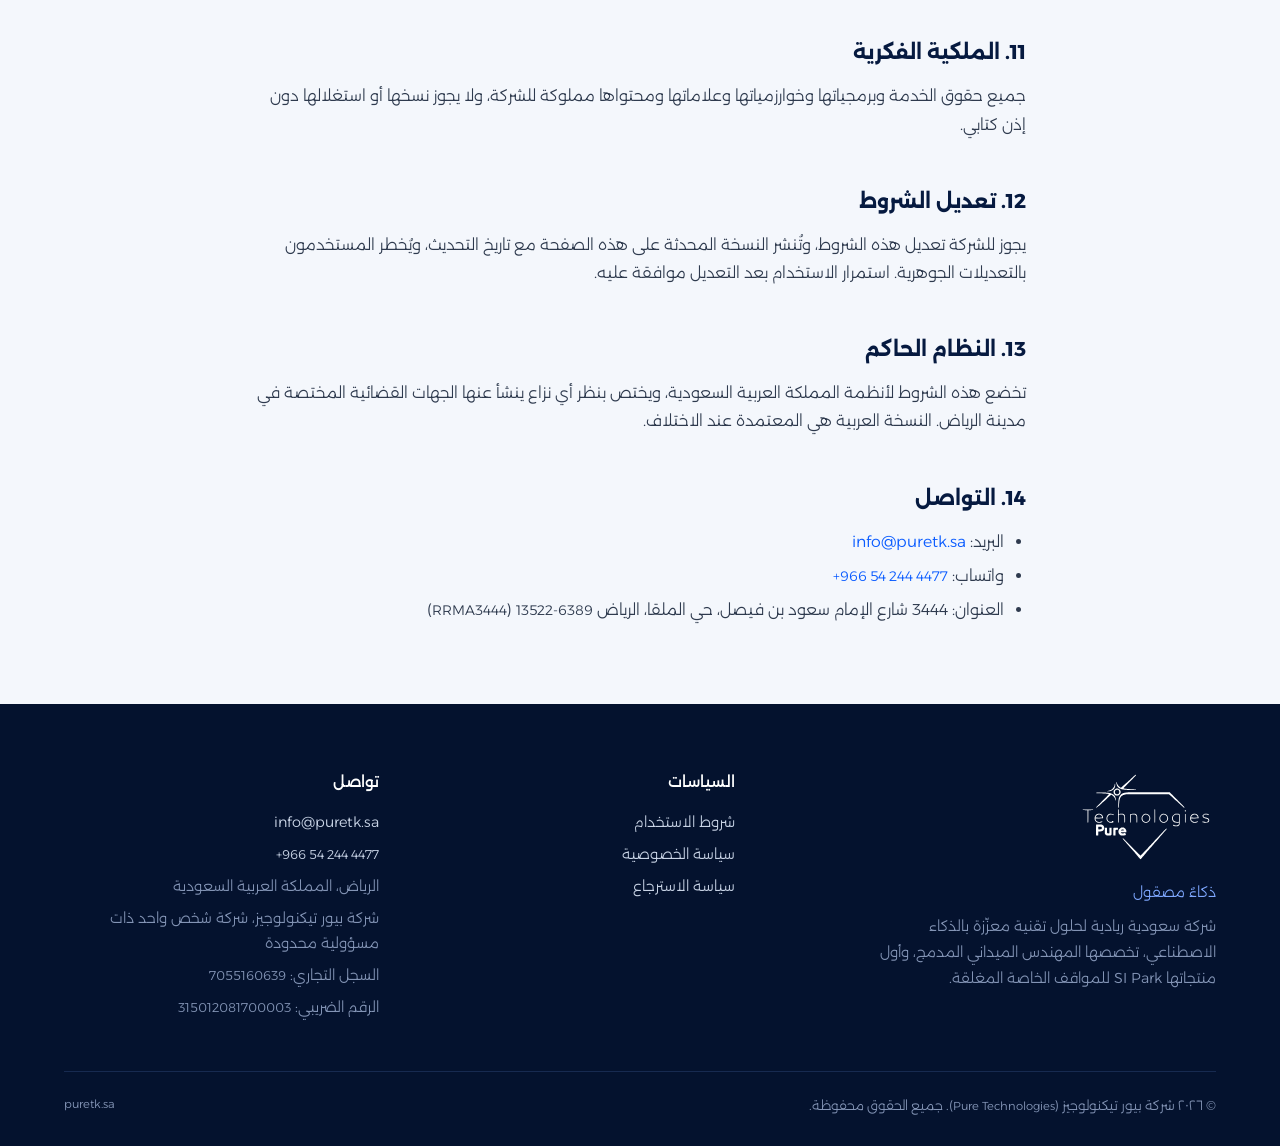
<file: terms.html>
<!doctype html>
<html lang="ar" dir="rtl">
<head>
<meta charset="utf-8">
<meta name="viewport" content="width=device-width,initial-scale=1">
<title>شروط الاستخدام | Pure Technologies</title>
<meta name="description" content="شروط استخدام خدمة SI Park.">
<link rel="canonical" href="https://puretk.sa/terms.html">
<link rel="alternate" hreflang="ar" href="https://puretk.sa/terms.html">
<link rel="alternate" hreflang="en" href="https://puretk.sa/en/terms.html">
<link rel="icon" href="assets/favicon.svg" type="image/svg+xml">
<link rel="apple-touch-icon" href="assets/apple-touch-icon.png">
<meta name="theme-color" content="#061A40">
<meta property="og:title" content="شروط الاستخدام | Pure Technologies">
<meta property="og:description" content="شروط استخدام خدمة SI Park.">
<meta property="og:type" content="website">
<meta property="og:url" content="https://puretk.sa/terms.html">
<meta property="og:image" content="https://puretk.sa/assets/og-ar.png">
<meta property="og:image:width" content="1200"><meta property="og:image:height" content="630">
<meta property="og:locale" content="ar_SA">
<meta name="twitter:card" content="summary_large_image">
<script type="application/ld+json">{"@context":"https://schema.org","@type":"Organization","name":"Pure Technologies","alternateName":"شركة بيور تيكنولوجيز","legalName":"Pure Technologies Company","url":"https://puretk.sa/","logo":"https://puretk.sa/assets/apple-touch-icon.png","email":"info@puretk.sa","telephone":"+966542444477","taxID":"315012081700003","identifier":{"@type":"PropertyValue","propertyID":"CR","value":"7055160639"},"address":{"@type":"PostalAddress","streetAddress":"3444 Imam Saud bin Faisal Rd, Al Malqa","addressLocality":"Riyadh","postalCode":"13522","addressCountry":"SA"}}</script>
<link rel="preconnect" href="https://fonts.googleapis.com">
<link rel="preconnect" href="https://fonts.gstatic.com" crossorigin>
<link href="https://fonts.googleapis.com/css2?family=Alexandria:wght@300;400;500;600;700&display=swap" rel="stylesheet">
<link rel="stylesheet" href="assets/style.css?v=c59ee199">
</head>
<body>
<header class="site-header"><div class="wrap">
  <a class="brand" href="index.html"><img src="assets/logo-en-white.svg" alt="Pure Technologies" width="140"></a>
  <button class="menu-btn" aria-expanded="false" onclick="var n=document.querySelector('nav.main');n.classList.toggle('open');this.setAttribute('aria-expanded',n.classList.contains('open'))">القائمة</button>
  <nav class="main"><a href="index.html">الرئيسية</a><a href="index.html#fde">تخصصنا</a><a href="index.html#sipark">SI Park</a><a href="index.html#about">من نحن</a><a href="contact.html">تواصل معنا</a><a class="lang" href="en/terms.html" hreflang="en">English</a></nav>
</div></header>
<main>
<section class="page-head"><div class="wrap"><h1>شروط الاستخدام</h1><p>تنظّم هذه الشروط استخدامك لخدمة <bdi>SI Park</bdi> ومواقعها وهذا الموقع الإلكتروني.</p></div></section><section><div class="wrap legal"><p class="meta">آخر تحديث: ١٥ نوفمبر ٢٠٢٦</p><nav class="toc"><strong>المحتويات</strong><ol><li><a href="#s1">التعريفات</a></li><li><a href="#s2">قبول الشروط</a></li><li><a href="#s3">التسجيل والحساب</a></li><li><a href="#s4">طريقة عمل الخدمة</a></li><li><a href="#s5">الأسعار والفوترة</a></li><li><a href="#s6">أوقات الإتاحة والتجاوز</a></li><li><a href="#s7">الدخول دون تسجيل أو دفع</a></li><li><a href="#s8">التزامات المستخدم</a></li><li><a href="#s9">حدود المسؤولية</a></li><li><a href="#s10">التصوير والبيانات</a></li><li><a href="#s11">الملكية الفكرية</a></li><li><a href="#s12">تعديل الشروط</a></li><li><a href="#s13">النظام الحاكم</a></li><li><a href="#s14">التواصل</a></li></ol></nav><h2 id="s1">1. التعريفات</h2><ul><li><strong>الشركة</strong>: شركة بيور تيكنولوجيز (<span class="ltr">Pure Technologies</span>)، شركة شخص واحد ذات مسؤولية محدودة مسجلة بالسجل التجاري رقم <span class="ltr">7055160639</span>، ومقرها الرياض.</li><li><strong>الخدمة</strong>: منصة <bdi>SI Park</bdi> وما يتبعها من موقع إلكتروني وصفحات تسجيل ورسائل وأنظمة دفع.</li><li><strong>المستخدم</strong>: كل من يسجل في الخدمة أو يستخدم أحد مواقعها، سائقاً كان أو غيره.</li><li><strong>الموقع</strong>: موقف خاص مغلق يتيحه مالكه للاستخدام عبر الخدمة وفق جدول إتاحة محدد.</li><li><strong>الجلسة</strong>: المدة بين قراءة لوحة المركبة عند الدخول وقراءتها عند الخروج.</li></ul><h2 id="s2">2. قبول الشروط</h2><p>باستخدامك الخدمة أو تسجيلك فيها أو دخولك بمركبتك إلى أحد مواقعها، فإنك تقر بقراءة هذه الشروط وسياسة الخصوصية وسياسة الاسترجاع والموافقة عليها. إن لم توافق، فيُرجى عدم استخدام الخدمة.</p><h2 id="s3">3. التسجيل والحساب</h2><ul><li>يلزم لاستخدام الخدمة إنشاء حساب يتضمن الاسم ورقم الجوال وبيانات مركبة واحدة على الأقل ووسيلة دفع صالحة.</li><li>يجب أن تكون البيانات صحيحة ومحدثة، وأنت مسؤول عن كل استخدام يتم من خلال حسابك.</li><li>يُشترط أن يكون المستخدم قد أتم ١٨ عاماً، وأن تكون المركبة مستخدمة استخداماً نظامياً.</li><li>المركبة غير المضافة إلى حساب تُعامل معاملة المركبة غير المسجلة، ولو كان سائقها مسجلاً.</li><li>عند بيع المركبة أو انتقال استخدامها لغيرك، يجب حذفها من حسابك فوراً، وإلا تحمّلت الرسوم المترتبة على استخدامها.</li></ul><h2 id="s4">4. طريقة عمل الخدمة</h2><p>تقرأ كاميرات الموقع لوحة المركبة عند الدخول والخروج، وتُحتسب مدة الجلسة آلياً، ويُخصم المبلغ المستحق من وسيلة الدفع المحفوظة في حسابك، ثم يُرسل إليك إيصال. يُعرض عدد المواقف المتاحة إرشادياً، ولا يعني حجز موقف بعينه.</p><h2 id="s5">5. الأسعار والفوترة</h2><ul><li>تبدأ التعرفة من ١٠ ريالات للساعة، وتُعلن تعرفة كل موقع وباقاته عند بوابته وفي صفحة التسجيل قبل الاستخدام، بالريال السعودي.</li><li>الدقائق العشرون الأولى من الجلسة مجانية؛ فإن تجاوزتها احتُسبت الساعة الأولى كاملة، ثم تُحتسب كل ساعة تبدأ ساعةً كاملة، ما لم يختر المستخدم إحدى باقات الموقع المعلنة.</li><li>الأسعار المعلنة لا تشمل ضريبة القيمة المضافة، وتُضاف إليها عند الخصم، ويصلك عن كل عملية إيصال يتضمن فاتورة ضريبية مبسطة برقمنا الضريبي <span class="ltr">315012081700003</span>.</li><li>إذا تعذّر الخصم، تُمنح مهلة سداد يحددها الموقع، ويحق للشركة تعليق الحساب حتى السداد.</li><li>العروض والمزايا (مثل برامج الموظفين) تخضع لشروطها المعلنة، ويجوز للشركة تعديلها أو إيقافها.</li></ul><h2 id="s6">6. أوقات الإتاحة والتجاوز</h2><ul><li>لكل موقع نافذة إتاحة معلنة قد تختلف بحسب اليوم والعطل والإغلاقات المؤقتة.</li><li>تُرسل تنبيهات قبل انتهاء نافذة الإتاحة. بقاء المركبة بعد انتهائها يُعد تجاوزاً تُستحق عنه رسوم التجاوز المعلنة للموقع إضافة إلى التعرفة.</li><li>يحق للشركة في الحالات الطارئة أو بطلب مالك الموقع مطالبة المركبات بالخروج.</li></ul><h2 id="s7">7. الدخول دون تسجيل أو دفع</h2><p>لا يجوز الدخول إلى مواقع الخدمة دون تسجيل ووسيلة دفع صالحة. تُوثَّق كل مركبة تدخل دون تسجيل أو تتهرب من السداد بالوقت والصورة، وتحتفظ الشركة بحقها كاملاً في المطالبة بالمستحقات، ويتحمل المتهرب الأجرة المستحقة والتكاليف الفعلية الموثقة لتحصيلها، وأي مخالفات يقررها بيان مخالفات معتمد من الأمانة متى صدر وأُعلن عند بوابة الموقع، وتتخذ الشركة ما تتيحه الأنظمة من إجراءات.</p><h2 id="s8">8. التزامات المستخدم</h2><ul><li>الالتزام بأنظمة المرور واللوحات الإرشادية في الموقع وتعليمات السلامة.</li><li>الوقوف داخل المسار المخصص وعدم إشغال أكثر من موقف.</li><li>عدم ترك مواد خطرة أو قابلة للاشتعال، وعدم استخدام الموقع لأي غرض غير الوقوف.</li><li>عدم العبث بالكاميرات أو تغطية اللوحة أو محاولة التحايل على النظام.</li></ul><h2 id="s9">9. حدود المسؤولية</h2><ul><li>الخدمة إتاحة لمكان وقوف، وليست حراسة أو إيداعاً للمركبة أو محتوياتها.</li><li>من تسبب في ضرر لمركبة أو للموقع يتحمله، وتشارك الشركة ما لديها من توثيق مع المتضررين وشركات التأمين والجهات المختصة وفق النظام.</li><li>لا تتحمل الشركة المسؤولية عن الأضرار الناتجة عن ظروف خارجة عن إرادتها، أو عن فقدان المقتنيات داخل المركبات.</li><li>في جميع الأحوال، لا تتجاوز مسؤولية الشركة قيمة رسوم الجلسة محل المطالبة، وذلك في حدود ما تسمح به الأنظمة.</li></ul><h2 id="s10">10. التصوير والبيانات</h2><p>تستخدم المواقع كاميرات لقراءة اللوحات وتوثيق الدخول والخروج وحالة الموقف. تُعالج هذه البيانات وفق <a href="privacy.html">سياسة الخصوصية</a>.</p><h2 id="s11">11. الملكية الفكرية</h2><p>جميع حقوق الخدمة وبرمجياتها وخوارزمياتها وعلاماتها ومحتواها مملوكة للشركة، ولا يجوز نسخها أو استغلالها دون إذن كتابي.</p><h2 id="s12">12. تعديل الشروط</h2><p>يجوز للشركة تعديل هذه الشروط، وتُنشر النسخة المحدثة على هذه الصفحة مع تاريخ التحديث، ويُخطر المستخدمون بالتعديلات الجوهرية. استمرار الاستخدام بعد التعديل موافقة عليه.</p><h2 id="s13">13. النظام الحاكم</h2><p>تخضع هذه الشروط لأنظمة المملكة العربية السعودية، ويختص بنظر أي نزاع ينشأ عنها الجهات القضائية المختصة في مدينة الرياض. النسخة العربية هي المعتمدة عند الاختلاف.</p><h2 id="s14">14. التواصل</h2><ul><li>البريد: <a href="mailto:info@puretk.sa">info@puretk.sa</a></li><li>واتساب: <a href="https://wa.me/966542444477"><span class="ltr">+966 54 244 4477</span></a></li><li>العنوان: 3444 شارع الإمام سعود بن فيصل، حي الملقا، الرياض <span class="ltr">13522-6389</span> (<span class="ltr">RRMA3444</span>)</li></ul></div></section>
</main>
<footer class="site-footer"><div class="wrap">
  <div class="f-grid">
    <div class="f-brand"><img src="assets/logo-en-white.svg" alt="Pure Technologies" width="140"><div class="tag">ذكاءٌ مصقول</div><p style="margin-top:8px;max-width:340px">شركة سعودية ريادية لحلول تقنية معزّزة بالذكاء الاصطناعي، تخصصها المهندس الميداني المدمج، وأول منتجاتها SI Park للمواقف الخاصة المغلقة.</p></div>
    <div><h5>السياسات</h5><ul><li><a href="terms.html">شروط الاستخدام</a></li><li><a href="privacy.html">سياسة الخصوصية</a></li><li><a href="refund.html">سياسة الاسترجاع</a></li></ul></div>
    <div><h5>تواصل</h5><ul>
      <li><a href="mailto:info@puretk.sa">info@puretk.sa</a></li>
      <li><a href="https://wa.me/966542444477" rel="noopener"><span class="ltr">+966 54 244 4477</span></a></li>
      <li>الرياض، المملكة العربية السعودية</li>
      <li>شركة بيور تيكنولوجيز، شركة شخص واحد ذات مسؤولية محدودة</li>
      <li>السجل التجاري: <span class="ltr">7055160639</span></li>
      <li>الرقم الضريبي: <span class="ltr">315012081700003</span></li>
    </ul></div>
  </div>
  <div class="f-bottom"><span>© ٢٠٢٦ شركة بيور تيكنولوجيز (<span class='ltr'>Pure Technologies</span>). جميع الحقوق محفوظة.</span><span class="ltr">puretk.sa</span></div>
</div></footer>
<a class="wa-float" href="https://wa.me/966542444477" rel="noopener" aria-label="تواصل عبر واتساب"><svg viewBox="0 0 32 32"><path d="M16 3a13 13 0 0 0-11.2 19.6L3 29l6.6-1.7A13 13 0 1 0 16 3zm0 23.6a10.6 10.6 0 0 1-5.4-1.5l-.4-.2-3.9 1 1-3.8-.2-.4A10.6 10.6 0 1 1 16 26.6zm5.8-7.9c-.3-.2-1.9-.9-2.2-1s-.5-.2-.7.2-.8 1-1 1.2-.4.2-.7.1a8.7 8.7 0 0 1-4.3-3.8c-.3-.6.3-.5.9-1.7.1-.2 0-.4 0-.5l-1-2.4c-.3-.6-.5-.5-.7-.5h-.6a1.2 1.2 0 0 0-.9.4 3.6 3.6 0 0 0-1.1 2.7 6.3 6.3 0 0 0 1.3 3.3 14.4 14.4 0 0 0 5.5 4.9c2 .9 2.8.9 3.8.8a3.2 3.2 0 0 0 2.1-1.5 2.6 2.6 0 0 0 .2-1.5c-.1-.2-.3-.3-.6-.4z"/></svg></a>
<script>(function(){var f=document.querySelector('.wa-float'),h=document.querySelector('.hero');if(!f||!h||!('IntersectionObserver' in window))return;f.classList.add('hide');new IntersectionObserver(function(e){f.classList.toggle('hide',e[0].isIntersecting)}).observe(h)})();</script>
</body>
</html>
</file>
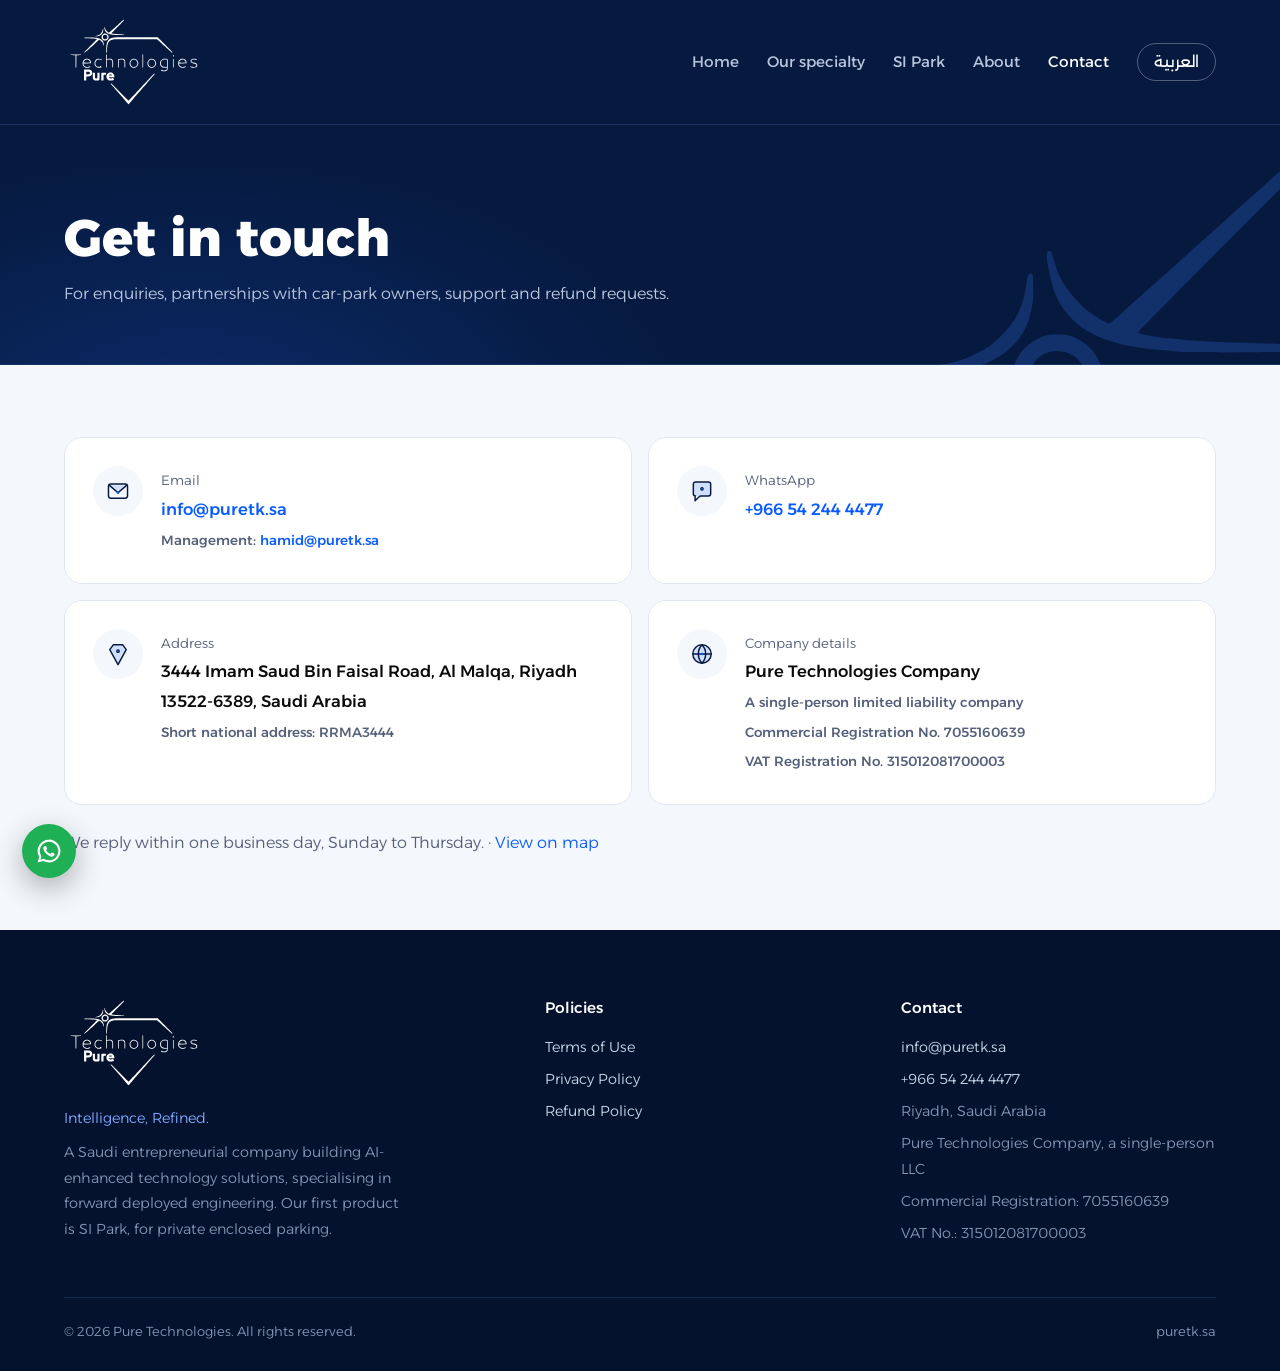
<file: en/contact.html>
<!doctype html>
<html lang="en" dir="ltr">
<head>
<meta charset="utf-8">
<meta name="viewport" content="width=device-width,initial-scale=1">
<title>Contact | Pure Technologies</title>
<meta name="description" content="Contact Pure Technologies by email or WhatsApp.">
<link rel="canonical" href="https://puretk.sa/en/contact.html">
<link rel="alternate" hreflang="ar" href="https://puretk.sa/contact.html">
<link rel="alternate" hreflang="en" href="https://puretk.sa/en/contact.html">
<link rel="icon" href="../assets/favicon.svg" type="image/svg+xml">
<link rel="apple-touch-icon" href="../assets/apple-touch-icon.png">
<meta name="theme-color" content="#061A40">
<meta property="og:title" content="Contact | Pure Technologies">
<meta property="og:description" content="Contact Pure Technologies by email or WhatsApp.">
<meta property="og:type" content="website">
<meta property="og:url" content="https://puretk.sa/en/contact.html">
<meta property="og:image" content="https://puretk.sa/assets/og-en.png">
<meta property="og:image:width" content="1200"><meta property="og:image:height" content="630">
<meta property="og:locale" content="en_US">
<meta name="twitter:card" content="summary_large_image">
<script type="application/ld+json">{"@context":"https://schema.org","@type":"Organization","name":"Pure Technologies","alternateName":"شركة بيور تيكنولوجيز","legalName":"Pure Technologies Company","url":"https://puretk.sa/","logo":"https://puretk.sa/assets/apple-touch-icon.png","email":"info@puretk.sa","telephone":"+966542444477","taxID":"315012081700003","identifier":{"@type":"PropertyValue","propertyID":"CR","value":"7055160639"},"address":{"@type":"PostalAddress","streetAddress":"3444 Imam Saud bin Faisal Rd, Al Malqa","addressLocality":"Riyadh","postalCode":"13522","addressCountry":"SA"}}</script>
<link rel="preconnect" href="https://fonts.googleapis.com">
<link rel="preconnect" href="https://fonts.gstatic.com" crossorigin>
<link href="https://fonts.googleapis.com/css2?family=Alexandria:wght@300;400;500;600;700&display=swap" rel="stylesheet">
<link rel="stylesheet" href="../assets/style.css?v=c59ee199">
</head>
<body>
<header class="site-header"><div class="wrap">
  <a class="brand" href="index.html"><img src="../assets/logo-en-white.svg" alt="Pure Technologies" width="140"></a>
  <button class="menu-btn" aria-expanded="false" onclick="var n=document.querySelector('nav.main');n.classList.toggle('open');this.setAttribute('aria-expanded',n.classList.contains('open'))">Menu</button>
  <nav class="main"><a href="index.html">Home</a><a href="index.html#fde">Our specialty</a><a href="index.html#sipark">SI Park</a><a href="index.html#about">About</a><a href="contact.html" aria-current="page">Contact</a><a class="lang" href="../contact.html" hreflang="ar">العربية</a></nav>
</div></header>
<main>
<section class="page-head"><div class="wrap"><h1>Get in touch</h1><p>For enquiries, partnerships with car-park owners, support and refund requests.</p></div></section><section><div class="wrap"><div class="contact-grid"><div class="contact-item"><div class="ic"><img src="../assets/icons/ct-mail.svg" alt="" width="28" height="28"></div><div><small>Email</small><div class="v"><a href="mailto:info@puretk.sa">info@puretk.sa</a><br><small>Management: <a href="mailto:hamid@puretk.sa">hamid@puretk.sa</a></small></div></div></div><div class="contact-item"><div class="ic"><img src="../assets/icons/ct-chat.svg" alt="" width="28" height="28"></div><div><small>WhatsApp</small><div class="v"><a href="https://wa.me/966542444477" rel="noopener"><span class="ltr">+966 54 244 4477</span></a></div></div></div><div class="contact-item"><div class="ic"><img src="../assets/icons/ct-location.svg" alt="" width="28" height="28"></div><div><small>Address</small><div class="v">3444 Imam Saud Bin Faisal Road, Al Malqa, Riyadh 13522-6389, Saudi Arabia<br><small>Short national address: RRMA3444</small></div></div></div><div class="contact-item"><div class="ic"><img src="../assets/icons/ct-web.svg" alt="" width="28" height="28"></div><div><small>Company details</small><div class="v">Pure Technologies Company<br><small>A single-person limited liability company<br>Commercial Registration No. 7055160639<br>VAT Registration No. 315012081700003</small></div></div></div></div><p style="margin-top:24px;color:var(--muted)">We reply within one business day, Sunday to Thursday. · <a href="https://www.google.com/maps/search/?api=1&query=RRMA3444%20Riyadh" rel="noopener">View on map</a></p></div></section>
</main>
<footer class="site-footer"><div class="wrap">
  <div class="f-grid">
    <div class="f-brand"><img src="../assets/logo-en-white.svg" alt="Pure Technologies" width="140"><div class="tag">Intelligence, Refined.</div><p style="margin-top:8px;max-width:340px">A Saudi entrepreneurial company building AI-enhanced technology solutions, specialising in forward deployed engineering. Our first product is SI Park, for private enclosed parking.</p></div>
    <div><h5>Policies</h5><ul><li><a href="terms.html">Terms of Use</a></li><li><a href="privacy.html">Privacy Policy</a></li><li><a href="refund.html">Refund Policy</a></li></ul></div>
    <div><h5>Contact</h5><ul>
      <li><a href="mailto:info@puretk.sa">info@puretk.sa</a></li>
      <li><a href="https://wa.me/966542444477" rel="noopener"><span class="ltr">+966 54 244 4477</span></a></li>
      <li>Riyadh, Saudi Arabia</li>
      <li>Pure Technologies Company, a single-person LLC</li>
      <li>Commercial Registration: <span class="ltr">7055160639</span></li>
      <li>VAT No.: <span class="ltr">315012081700003</span></li>
    </ul></div>
  </div>
  <div class="f-bottom"><span>© 2026 Pure Technologies. All rights reserved.</span><span class="ltr">puretk.sa</span></div>
</div></footer>
<a class="wa-float" href="https://wa.me/966542444477" rel="noopener" aria-label="Chat on WhatsApp"><svg viewBox="0 0 32 32"><path d="M16 3a13 13 0 0 0-11.2 19.6L3 29l6.6-1.7A13 13 0 1 0 16 3zm0 23.6a10.6 10.6 0 0 1-5.4-1.5l-.4-.2-3.9 1 1-3.8-.2-.4A10.6 10.6 0 1 1 16 26.6zm5.8-7.9c-.3-.2-1.9-.9-2.2-1s-.5-.2-.7.2-.8 1-1 1.2-.4.2-.7.1a8.7 8.7 0 0 1-4.3-3.8c-.3-.6.3-.5.9-1.7.1-.2 0-.4 0-.5l-1-2.4c-.3-.6-.5-.5-.7-.5h-.6a1.2 1.2 0 0 0-.9.4 3.6 3.6 0 0 0-1.1 2.7 6.3 6.3 0 0 0 1.3 3.3 14.4 14.4 0 0 0 5.5 4.9c2 .9 2.8.9 3.8.8a3.2 3.2 0 0 0 2.1-1.5 2.6 2.6 0 0 0 .2-1.5c-.1-.2-.3-.3-.6-.4z"/></svg></a>
<script>(function(){var f=document.querySelector('.wa-float'),h=document.querySelector('.hero');if(!f||!h||!('IntersectionObserver' in window))return;f.classList.add('hide');new IntersectionObserver(function(e){f.classList.toggle('hide',e[0].isIntersecting)}).observe(h)})();</script>
</body>
</html>
</file>
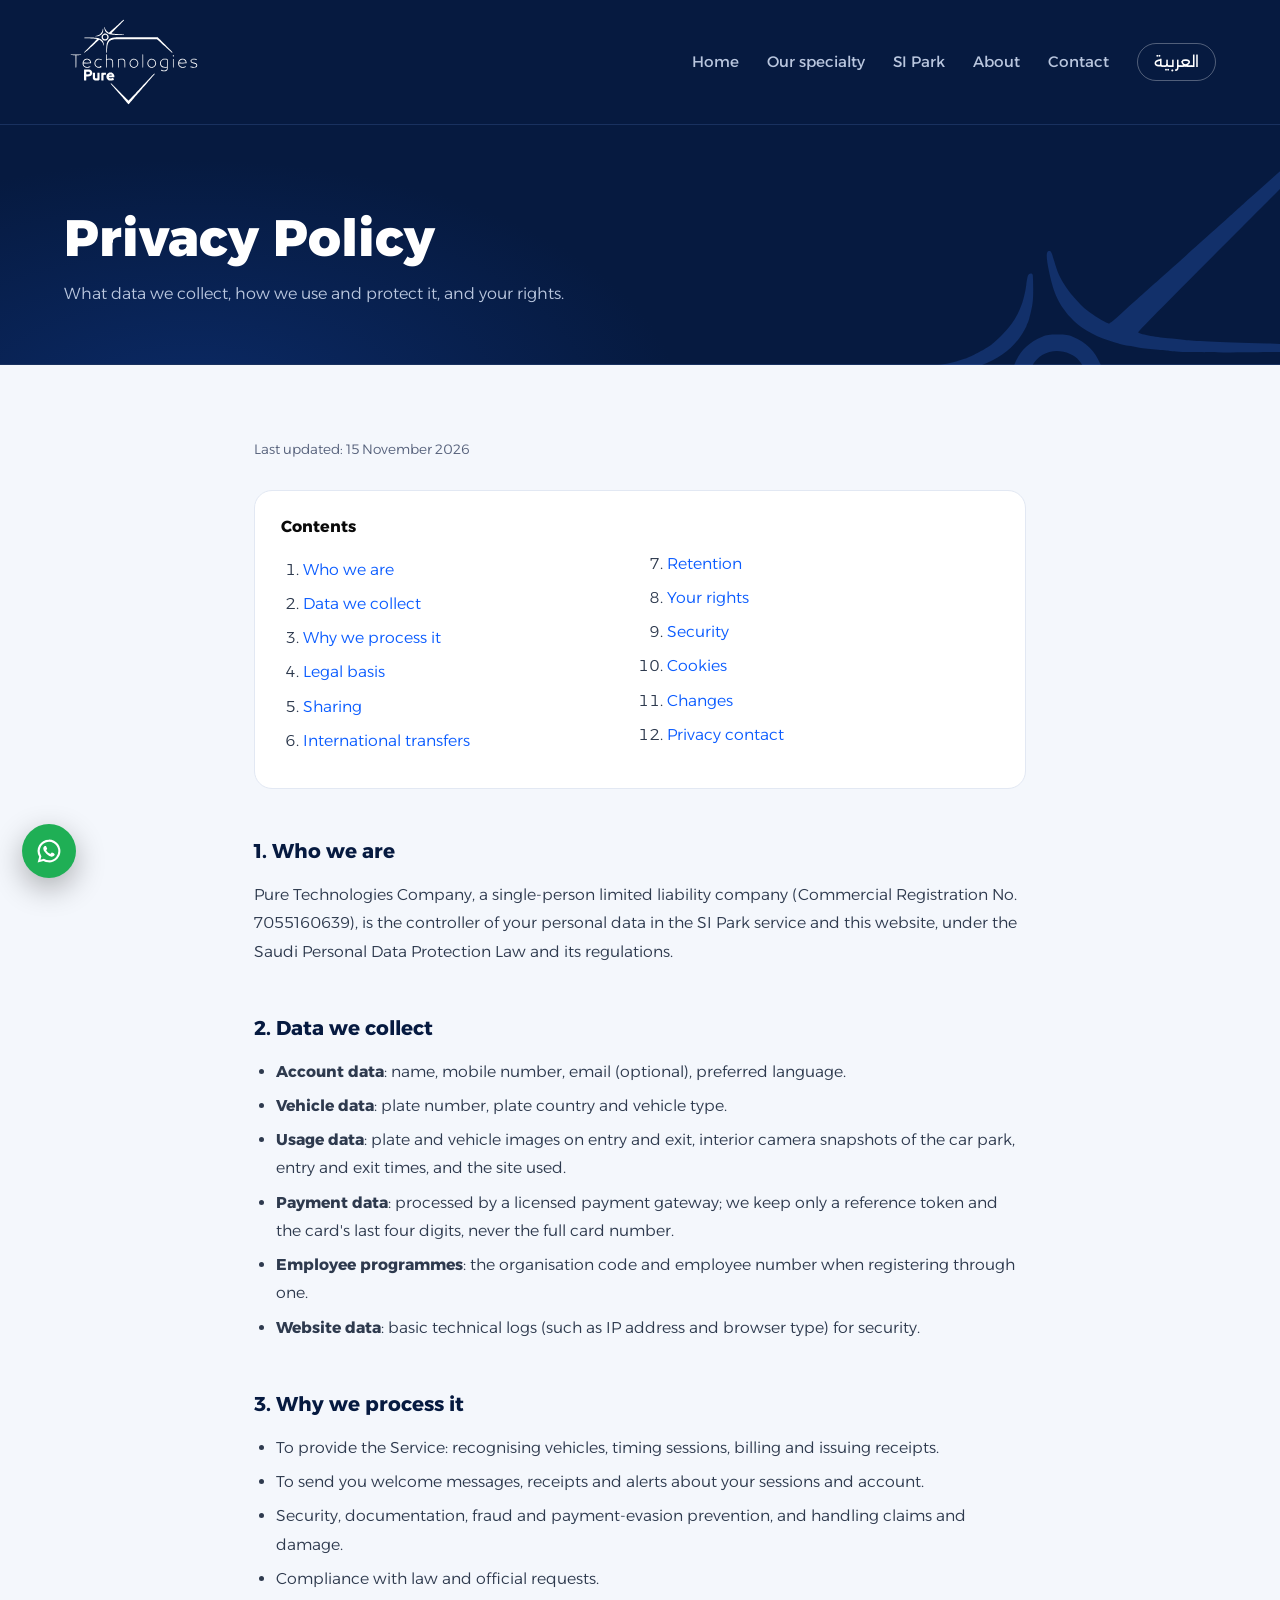
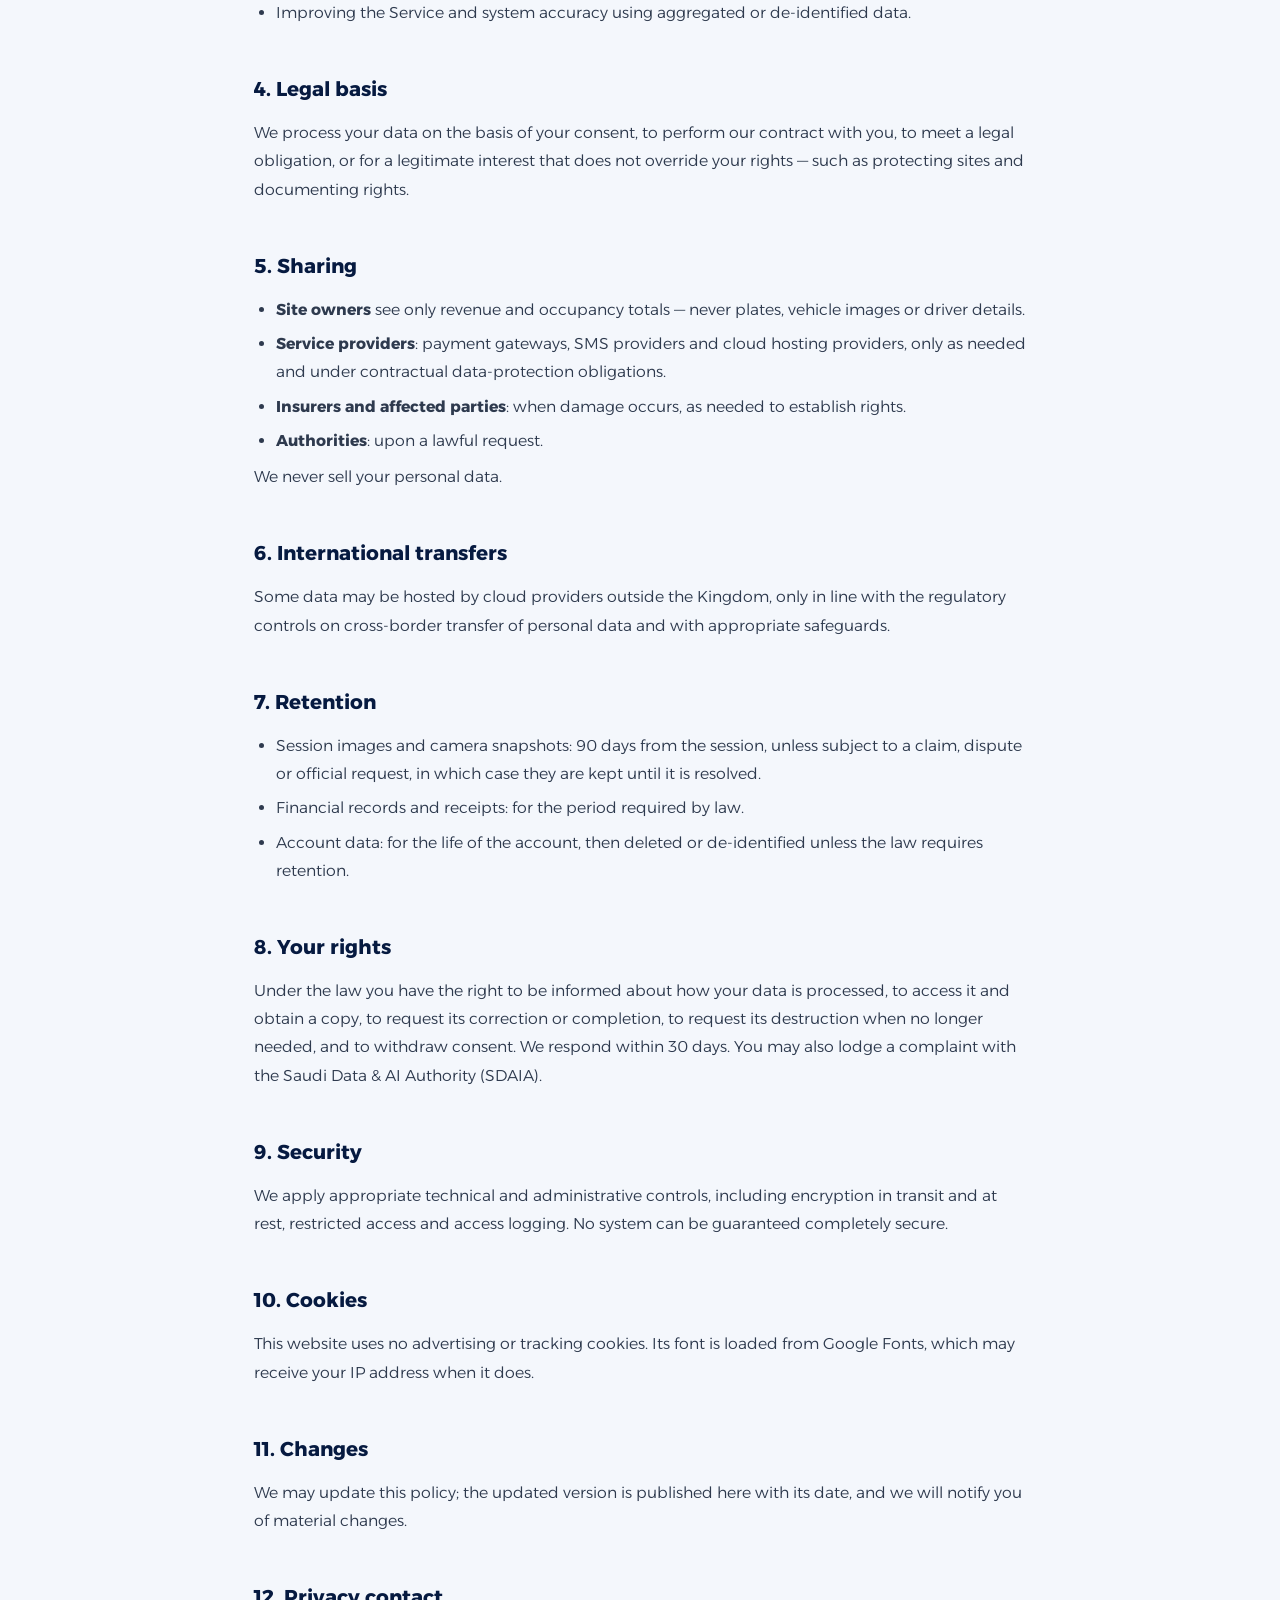
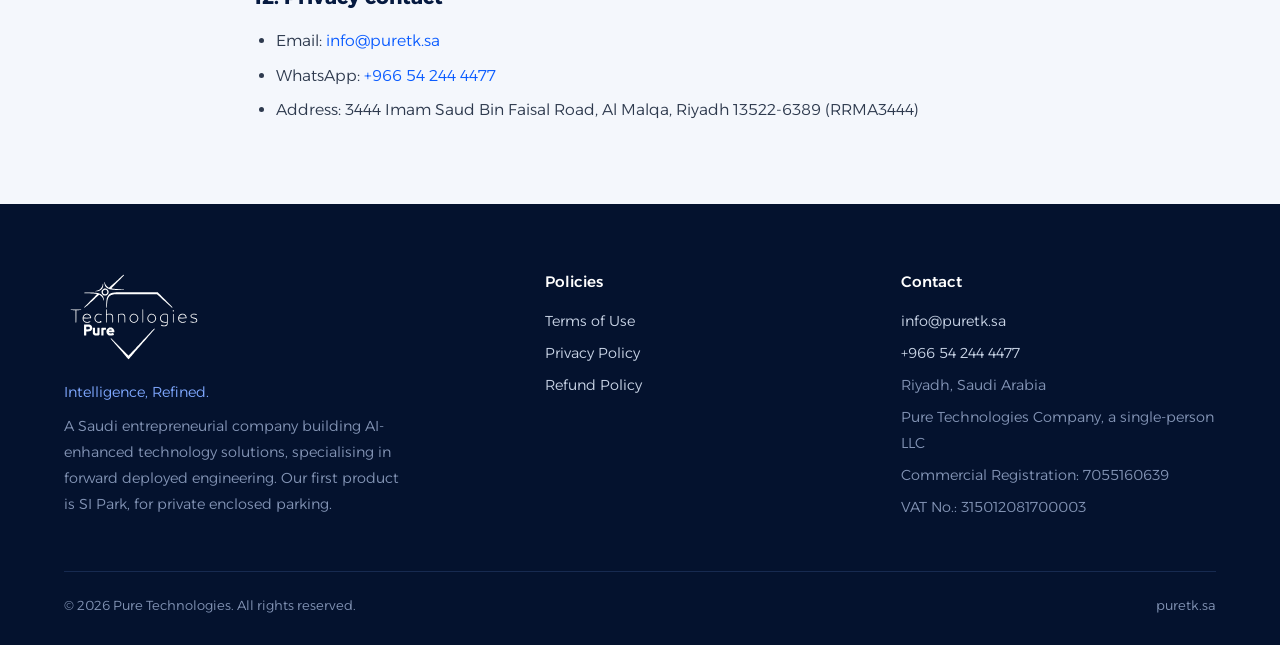
<file: en/privacy.html>
<!doctype html>
<html lang="en" dir="ltr">
<head>
<meta charset="utf-8">
<meta name="viewport" content="width=device-width,initial-scale=1">
<title>Privacy Policy | Pure Technologies</title>
<meta name="description" content="Privacy Policy for the SI Park service.">
<link rel="canonical" href="https://puretk.sa/en/privacy.html">
<link rel="alternate" hreflang="ar" href="https://puretk.sa/privacy.html">
<link rel="alternate" hreflang="en" href="https://puretk.sa/en/privacy.html">
<link rel="icon" href="../assets/favicon.svg" type="image/svg+xml">
<link rel="apple-touch-icon" href="../assets/apple-touch-icon.png">
<meta name="theme-color" content="#061A40">
<meta property="og:title" content="Privacy Policy | Pure Technologies">
<meta property="og:description" content="Privacy Policy for the SI Park service.">
<meta property="og:type" content="website">
<meta property="og:url" content="https://puretk.sa/en/privacy.html">
<meta property="og:image" content="https://puretk.sa/assets/og-en.png">
<meta property="og:image:width" content="1200"><meta property="og:image:height" content="630">
<meta property="og:locale" content="en_US">
<meta name="twitter:card" content="summary_large_image">
<script type="application/ld+json">{"@context":"https://schema.org","@type":"Organization","name":"Pure Technologies","alternateName":"شركة بيور تيكنولوجيز","legalName":"Pure Technologies Company","url":"https://puretk.sa/","logo":"https://puretk.sa/assets/apple-touch-icon.png","email":"info@puretk.sa","telephone":"+966542444477","taxID":"315012081700003","identifier":{"@type":"PropertyValue","propertyID":"CR","value":"7055160639"},"address":{"@type":"PostalAddress","streetAddress":"3444 Imam Saud bin Faisal Rd, Al Malqa","addressLocality":"Riyadh","postalCode":"13522","addressCountry":"SA"}}</script>
<link rel="preconnect" href="https://fonts.googleapis.com">
<link rel="preconnect" href="https://fonts.gstatic.com" crossorigin>
<link href="https://fonts.googleapis.com/css2?family=Alexandria:wght@300;400;500;600;700&display=swap" rel="stylesheet">
<link rel="stylesheet" href="../assets/style.css?v=c59ee199">
</head>
<body>
<header class="site-header"><div class="wrap">
  <a class="brand" href="index.html"><img src="../assets/logo-en-white.svg" alt="Pure Technologies" width="140"></a>
  <button class="menu-btn" aria-expanded="false" onclick="var n=document.querySelector('nav.main');n.classList.toggle('open');this.setAttribute('aria-expanded',n.classList.contains('open'))">Menu</button>
  <nav class="main"><a href="index.html">Home</a><a href="index.html#fde">Our specialty</a><a href="index.html#sipark">SI Park</a><a href="index.html#about">About</a><a href="contact.html">Contact</a><a class="lang" href="../privacy.html" hreflang="ar">العربية</a></nav>
</div></header>
<main>
<section class="page-head"><div class="wrap"><h1>Privacy Policy</h1><p>What data we collect, how we use and protect it, and your rights.</p></div></section><section><div class="wrap legal"><p class="meta">Last updated: 15 November 2026</p><nav class="toc"><strong>Contents</strong><ol><li><a href="#s1">Who we are</a></li><li><a href="#s2">Data we collect</a></li><li><a href="#s3">Why we process it</a></li><li><a href="#s4">Legal basis</a></li><li><a href="#s5">Sharing</a></li><li><a href="#s6">International transfers</a></li><li><a href="#s7">Retention</a></li><li><a href="#s8">Your rights</a></li><li><a href="#s9">Security</a></li><li><a href="#s10">Cookies</a></li><li><a href="#s11">Changes</a></li><li><a href="#s12">Privacy contact</a></li></ol></nav><h2 id="s1">1. Who we are</h2><p>Pure Technologies Company, a single-person limited liability company (Commercial Registration No. 7055160639), is the controller of your personal data in the SI Park service and this website, under the Saudi Personal Data Protection Law and its regulations.</p><h2 id="s2">2. Data we collect</h2><ul><li><strong>Account data</strong>: name, mobile number, email (optional), preferred language.</li><li><strong>Vehicle data</strong>: plate number, plate country and vehicle type.</li><li><strong>Usage data</strong>: plate and vehicle images on entry and exit, interior camera snapshots of the car park, entry and exit times, and the site used.</li><li><strong>Payment data</strong>: processed by a licensed payment gateway; we keep only a reference token and the card's last four digits, never the full card number.</li><li><strong>Employee programmes</strong>: the organisation code and employee number when registering through one.</li><li><strong>Website data</strong>: basic technical logs (such as IP address and browser type) for security.</li></ul><h2 id="s3">3. Why we process it</h2><ul><li>To provide the Service: recognising vehicles, timing sessions, billing and issuing receipts.</li><li>To send you welcome messages, receipts and alerts about your sessions and account.</li><li>Security, documentation, fraud and payment-evasion prevention, and handling claims and damage.</li><li>Compliance with law and official requests.</li><li>Improving the Service and system accuracy using aggregated or de-identified data.</li></ul><h2 id="s4">4. Legal basis</h2><p>We process your data on the basis of your consent, to perform our contract with you, to meet a legal obligation, or for a legitimate interest that does not override your rights — such as protecting sites and documenting rights.</p><h2 id="s5">5. Sharing</h2><ul><li><strong>Site owners</strong> see only revenue and occupancy totals — never plates, vehicle images or driver details.</li><li><strong>Service providers</strong>: payment gateways, SMS providers and cloud hosting providers, only as needed and under contractual data-protection obligations.</li><li><strong>Insurers and affected parties</strong>: when damage occurs, as needed to establish rights.</li><li><strong>Authorities</strong>: upon a lawful request.</li></ul><p>We never sell your personal data.</p><h2 id="s6">6. International transfers</h2><p>Some data may be hosted by cloud providers outside the Kingdom, only in line with the regulatory controls on cross-border transfer of personal data and with appropriate safeguards.</p><h2 id="s7">7. Retention</h2><ul><li>Session images and camera snapshots: 90 days from the session, unless subject to a claim, dispute or official request, in which case they are kept until it is resolved.</li><li>Financial records and receipts: for the period required by law.</li><li>Account data: for the life of the account, then deleted or de-identified unless the law requires retention.</li></ul><h2 id="s8">8. Your rights</h2><p>Under the law you have the right to be informed about how your data is processed, to access it and obtain a copy, to request its correction or completion, to request its destruction when no longer needed, and to withdraw consent. We respond within 30 days. You may also lodge a complaint with the Saudi Data &amp; AI Authority (SDAIA).</p><h2 id="s9">9. Security</h2><p>We apply appropriate technical and administrative controls, including encryption in transit and at rest, restricted access and access logging. No system can be guaranteed completely secure.</p><h2 id="s10">10. Cookies</h2><p>This website uses no advertising or tracking cookies. Its font is loaded from Google Fonts, which may receive your IP address when it does.</p><h2 id="s11">11. Changes</h2><p>We may update this policy; the updated version is published here with its date, and we will notify you of material changes.</p><h2 id="s12">12. Privacy contact</h2><ul><li>Email: <a href="mailto:info@puretk.sa">info@puretk.sa</a></li><li>WhatsApp: <a href="https://wa.me/966542444477">+966 54 244 4477</a></li><li>Address: 3444 Imam Saud Bin Faisal Road, Al Malqa, Riyadh 13522-6389 (RRMA3444)</li></ul></div></section>
</main>
<footer class="site-footer"><div class="wrap">
  <div class="f-grid">
    <div class="f-brand"><img src="../assets/logo-en-white.svg" alt="Pure Technologies" width="140"><div class="tag">Intelligence, Refined.</div><p style="margin-top:8px;max-width:340px">A Saudi entrepreneurial company building AI-enhanced technology solutions, specialising in forward deployed engineering. Our first product is SI Park, for private enclosed parking.</p></div>
    <div><h5>Policies</h5><ul><li><a href="terms.html">Terms of Use</a></li><li><a href="privacy.html">Privacy Policy</a></li><li><a href="refund.html">Refund Policy</a></li></ul></div>
    <div><h5>Contact</h5><ul>
      <li><a href="mailto:info@puretk.sa">info@puretk.sa</a></li>
      <li><a href="https://wa.me/966542444477" rel="noopener"><span class="ltr">+966 54 244 4477</span></a></li>
      <li>Riyadh, Saudi Arabia</li>
      <li>Pure Technologies Company, a single-person LLC</li>
      <li>Commercial Registration: <span class="ltr">7055160639</span></li>
      <li>VAT No.: <span class="ltr">315012081700003</span></li>
    </ul></div>
  </div>
  <div class="f-bottom"><span>© 2026 Pure Technologies. All rights reserved.</span><span class="ltr">puretk.sa</span></div>
</div></footer>
<a class="wa-float" href="https://wa.me/966542444477" rel="noopener" aria-label="Chat on WhatsApp"><svg viewBox="0 0 32 32"><path d="M16 3a13 13 0 0 0-11.2 19.6L3 29l6.6-1.7A13 13 0 1 0 16 3zm0 23.6a10.6 10.6 0 0 1-5.4-1.5l-.4-.2-3.9 1 1-3.8-.2-.4A10.6 10.6 0 1 1 16 26.6zm5.8-7.9c-.3-.2-1.9-.9-2.2-1s-.5-.2-.7.2-.8 1-1 1.2-.4.2-.7.1a8.7 8.7 0 0 1-4.3-3.8c-.3-.6.3-.5.9-1.7.1-.2 0-.4 0-.5l-1-2.4c-.3-.6-.5-.5-.7-.5h-.6a1.2 1.2 0 0 0-.9.4 3.6 3.6 0 0 0-1.1 2.7 6.3 6.3 0 0 0 1.3 3.3 14.4 14.4 0 0 0 5.5 4.9c2 .9 2.8.9 3.8.8a3.2 3.2 0 0 0 2.1-1.5 2.6 2.6 0 0 0 .2-1.5c-.1-.2-.3-.3-.6-.4z"/></svg></a>
<script>(function(){var f=document.querySelector('.wa-float'),h=document.querySelector('.hero');if(!f||!h||!('IntersectionObserver' in window))return;f.classList.add('hide');new IntersectionObserver(function(e){f.classList.toggle('hide',e[0].isIntersecting)}).observe(h)})();</script>
</body>
</html>
</file>
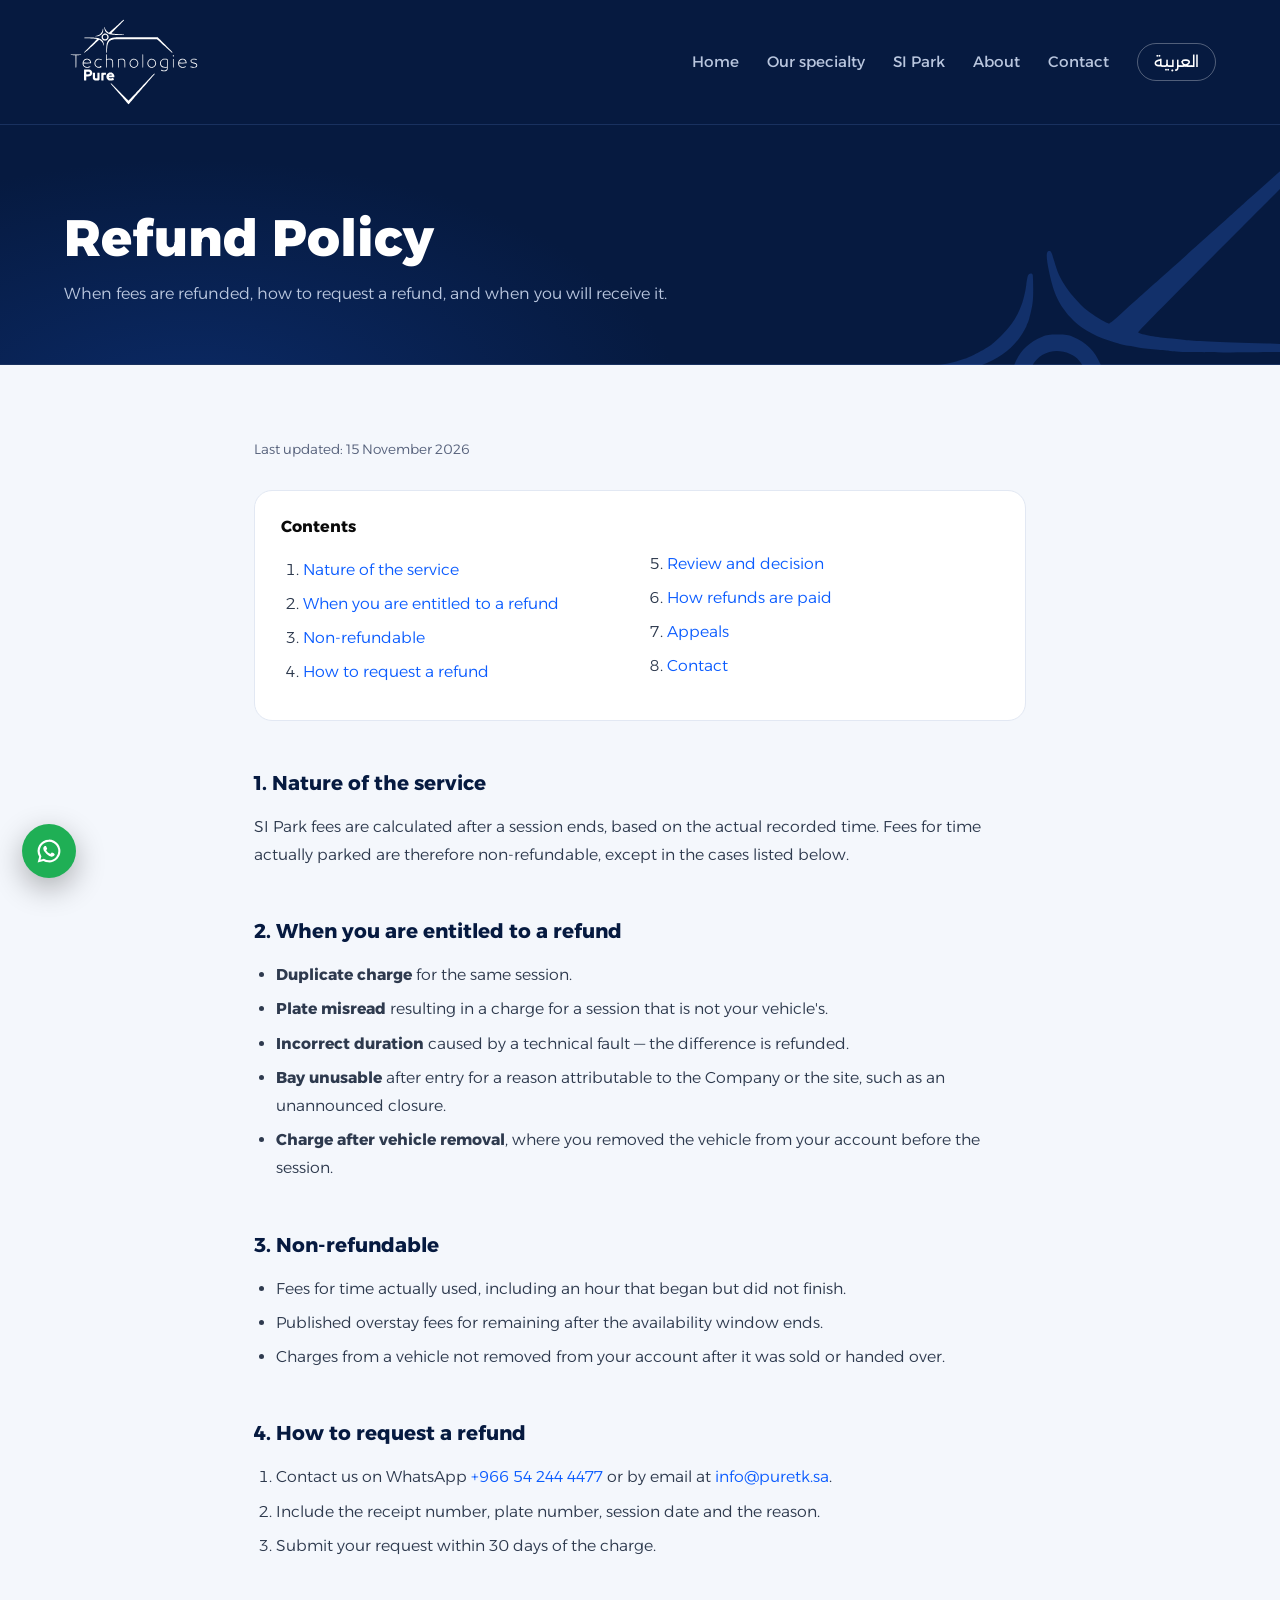
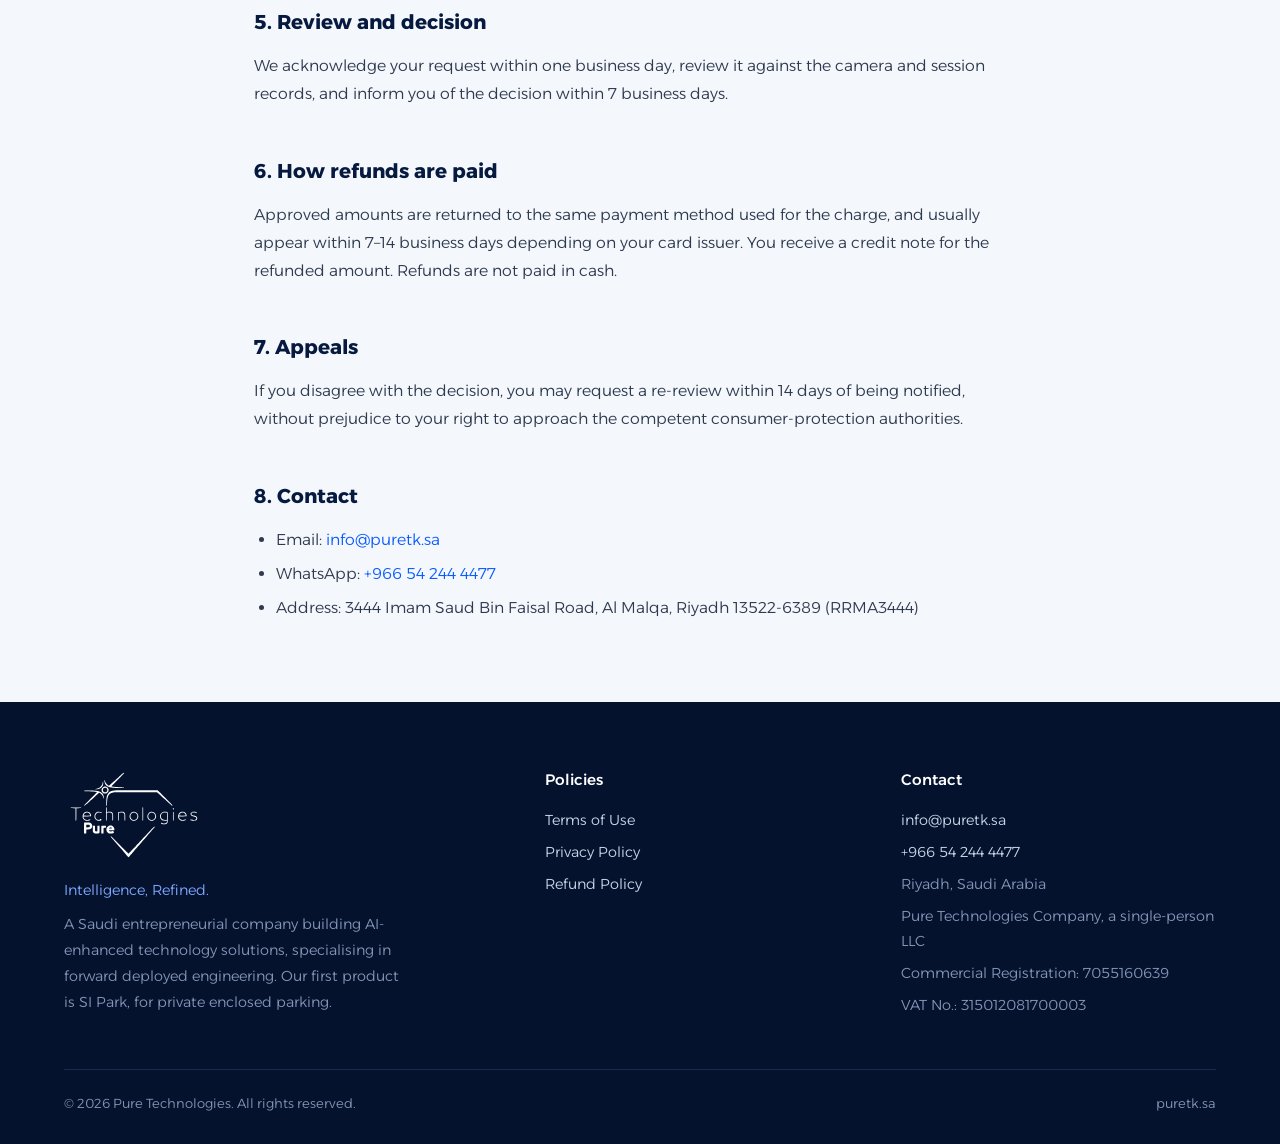
<file: en/refund.html>
<!doctype html>
<html lang="en" dir="ltr">
<head>
<meta charset="utf-8">
<meta name="viewport" content="width=device-width,initial-scale=1">
<title>Refund Policy | Pure Technologies</title>
<meta name="description" content="Refund Policy for the SI Park service.">
<link rel="canonical" href="https://puretk.sa/en/refund.html">
<link rel="alternate" hreflang="ar" href="https://puretk.sa/refund.html">
<link rel="alternate" hreflang="en" href="https://puretk.sa/en/refund.html">
<link rel="icon" href="../assets/favicon.svg" type="image/svg+xml">
<link rel="apple-touch-icon" href="../assets/apple-touch-icon.png">
<meta name="theme-color" content="#061A40">
<meta property="og:title" content="Refund Policy | Pure Technologies">
<meta property="og:description" content="Refund Policy for the SI Park service.">
<meta property="og:type" content="website">
<meta property="og:url" content="https://puretk.sa/en/refund.html">
<meta property="og:image" content="https://puretk.sa/assets/og-en.png">
<meta property="og:image:width" content="1200"><meta property="og:image:height" content="630">
<meta property="og:locale" content="en_US">
<meta name="twitter:card" content="summary_large_image">
<script type="application/ld+json">{"@context":"https://schema.org","@type":"Organization","name":"Pure Technologies","alternateName":"شركة بيور تيكنولوجيز","legalName":"Pure Technologies Company","url":"https://puretk.sa/","logo":"https://puretk.sa/assets/apple-touch-icon.png","email":"info@puretk.sa","telephone":"+966542444477","taxID":"315012081700003","identifier":{"@type":"PropertyValue","propertyID":"CR","value":"7055160639"},"address":{"@type":"PostalAddress","streetAddress":"3444 Imam Saud bin Faisal Rd, Al Malqa","addressLocality":"Riyadh","postalCode":"13522","addressCountry":"SA"}}</script>
<link rel="preconnect" href="https://fonts.googleapis.com">
<link rel="preconnect" href="https://fonts.gstatic.com" crossorigin>
<link href="https://fonts.googleapis.com/css2?family=Alexandria:wght@300;400;500;600;700&display=swap" rel="stylesheet">
<link rel="stylesheet" href="../assets/style.css?v=c59ee199">
</head>
<body>
<header class="site-header"><div class="wrap">
  <a class="brand" href="index.html"><img src="../assets/logo-en-white.svg" alt="Pure Technologies" width="140"></a>
  <button class="menu-btn" aria-expanded="false" onclick="var n=document.querySelector('nav.main');n.classList.toggle('open');this.setAttribute('aria-expanded',n.classList.contains('open'))">Menu</button>
  <nav class="main"><a href="index.html">Home</a><a href="index.html#fde">Our specialty</a><a href="index.html#sipark">SI Park</a><a href="index.html#about">About</a><a href="contact.html">Contact</a><a class="lang" href="../refund.html" hreflang="ar">العربية</a></nav>
</div></header>
<main>
<section class="page-head"><div class="wrap"><h1>Refund Policy</h1><p>When fees are refunded, how to request a refund, and when you will receive it.</p></div></section><section><div class="wrap legal"><p class="meta">Last updated: 15 November 2026</p><nav class="toc"><strong>Contents</strong><ol><li><a href="#s1">Nature of the service</a></li><li><a href="#s2">When you are entitled to a refund</a></li><li><a href="#s3">Non-refundable</a></li><li><a href="#s4">How to request a refund</a></li><li><a href="#s5">Review and decision</a></li><li><a href="#s6">How refunds are paid</a></li><li><a href="#s7">Appeals</a></li><li><a href="#s8">Contact</a></li></ol></nav><h2 id="s1">1. Nature of the service</h2><p>SI Park fees are calculated after a session ends, based on the actual recorded time. Fees for time actually parked are therefore non-refundable, except in the cases listed below.</p><h2 id="s2">2. When you are entitled to a refund</h2><ul><li><strong>Duplicate charge</strong> for the same session.</li><li><strong>Plate misread</strong> resulting in a charge for a session that is not your vehicle's.</li><li><strong>Incorrect duration</strong> caused by a technical fault — the difference is refunded.</li><li><strong>Bay unusable</strong> after entry for a reason attributable to the Company or the site, such as an unannounced closure.</li><li><strong>Charge after vehicle removal</strong>, where you removed the vehicle from your account before the session.</li></ul><h2 id="s3">3. Non-refundable</h2><ul><li>Fees for time actually used, including an hour that began but did not finish.</li><li>Published overstay fees for remaining after the availability window ends.</li><li>Charges from a vehicle not removed from your account after it was sold or handed over.</li></ul><h2 id="s4">4. How to request a refund</h2><ol><li>Contact us on WhatsApp <a href="https://wa.me/966542444477">+966 54 244 4477</a> or by email at <a href="mailto:info@puretk.sa">info@puretk.sa</a>.</li><li>Include the receipt number, plate number, session date and the reason.</li><li>Submit your request within 30 days of the charge.</li></ol><h2 id="s5">5. Review and decision</h2><p>We acknowledge your request within one business day, review it against the camera and session records, and inform you of the decision within 7 business days.</p><h2 id="s6">6. How refunds are paid</h2><p>Approved amounts are returned to the same payment method used for the charge, and usually appear within 7–14 business days depending on your card issuer. You receive a credit note for the refunded amount. Refunds are not paid in cash.</p><h2 id="s7">7. Appeals</h2><p>If you disagree with the decision, you may request a re-review within 14 days of being notified, without prejudice to your right to approach the competent consumer-protection authorities.</p><h2 id="s8">8. Contact</h2><ul><li>Email: <a href="mailto:info@puretk.sa">info@puretk.sa</a></li><li>WhatsApp: <a href="https://wa.me/966542444477">+966 54 244 4477</a></li><li>Address: 3444 Imam Saud Bin Faisal Road, Al Malqa, Riyadh 13522-6389 (RRMA3444)</li></ul></div></section>
</main>
<footer class="site-footer"><div class="wrap">
  <div class="f-grid">
    <div class="f-brand"><img src="../assets/logo-en-white.svg" alt="Pure Technologies" width="140"><div class="tag">Intelligence, Refined.</div><p style="margin-top:8px;max-width:340px">A Saudi entrepreneurial company building AI-enhanced technology solutions, specialising in forward deployed engineering. Our first product is SI Park, for private enclosed parking.</p></div>
    <div><h5>Policies</h5><ul><li><a href="terms.html">Terms of Use</a></li><li><a href="privacy.html">Privacy Policy</a></li><li><a href="refund.html">Refund Policy</a></li></ul></div>
    <div><h5>Contact</h5><ul>
      <li><a href="mailto:info@puretk.sa">info@puretk.sa</a></li>
      <li><a href="https://wa.me/966542444477" rel="noopener"><span class="ltr">+966 54 244 4477</span></a></li>
      <li>Riyadh, Saudi Arabia</li>
      <li>Pure Technologies Company, a single-person LLC</li>
      <li>Commercial Registration: <span class="ltr">7055160639</span></li>
      <li>VAT No.: <span class="ltr">315012081700003</span></li>
    </ul></div>
  </div>
  <div class="f-bottom"><span>© 2026 Pure Technologies. All rights reserved.</span><span class="ltr">puretk.sa</span></div>
</div></footer>
<a class="wa-float" href="https://wa.me/966542444477" rel="noopener" aria-label="Chat on WhatsApp"><svg viewBox="0 0 32 32"><path d="M16 3a13 13 0 0 0-11.2 19.6L3 29l6.6-1.7A13 13 0 1 0 16 3zm0 23.6a10.6 10.6 0 0 1-5.4-1.5l-.4-.2-3.9 1 1-3.8-.2-.4A10.6 10.6 0 1 1 16 26.6zm5.8-7.9c-.3-.2-1.9-.9-2.2-1s-.5-.2-.7.2-.8 1-1 1.2-.4.2-.7.1a8.7 8.7 0 0 1-4.3-3.8c-.3-.6.3-.5.9-1.7.1-.2 0-.4 0-.5l-1-2.4c-.3-.6-.5-.5-.7-.5h-.6a1.2 1.2 0 0 0-.9.4 3.6 3.6 0 0 0-1.1 2.7 6.3 6.3 0 0 0 1.3 3.3 14.4 14.4 0 0 0 5.5 4.9c2 .9 2.8.9 3.8.8a3.2 3.2 0 0 0 2.1-1.5 2.6 2.6 0 0 0 .2-1.5c-.1-.2-.3-.3-.6-.4z"/></svg></a>
<script>(function(){var f=document.querySelector('.wa-float'),h=document.querySelector('.hero');if(!f||!h||!('IntersectionObserver' in window))return;f.classList.add('hide');new IntersectionObserver(function(e){f.classList.toggle('hide',e[0].isIntersecting)}).observe(h)})();</script>
</body>
</html>
</file>
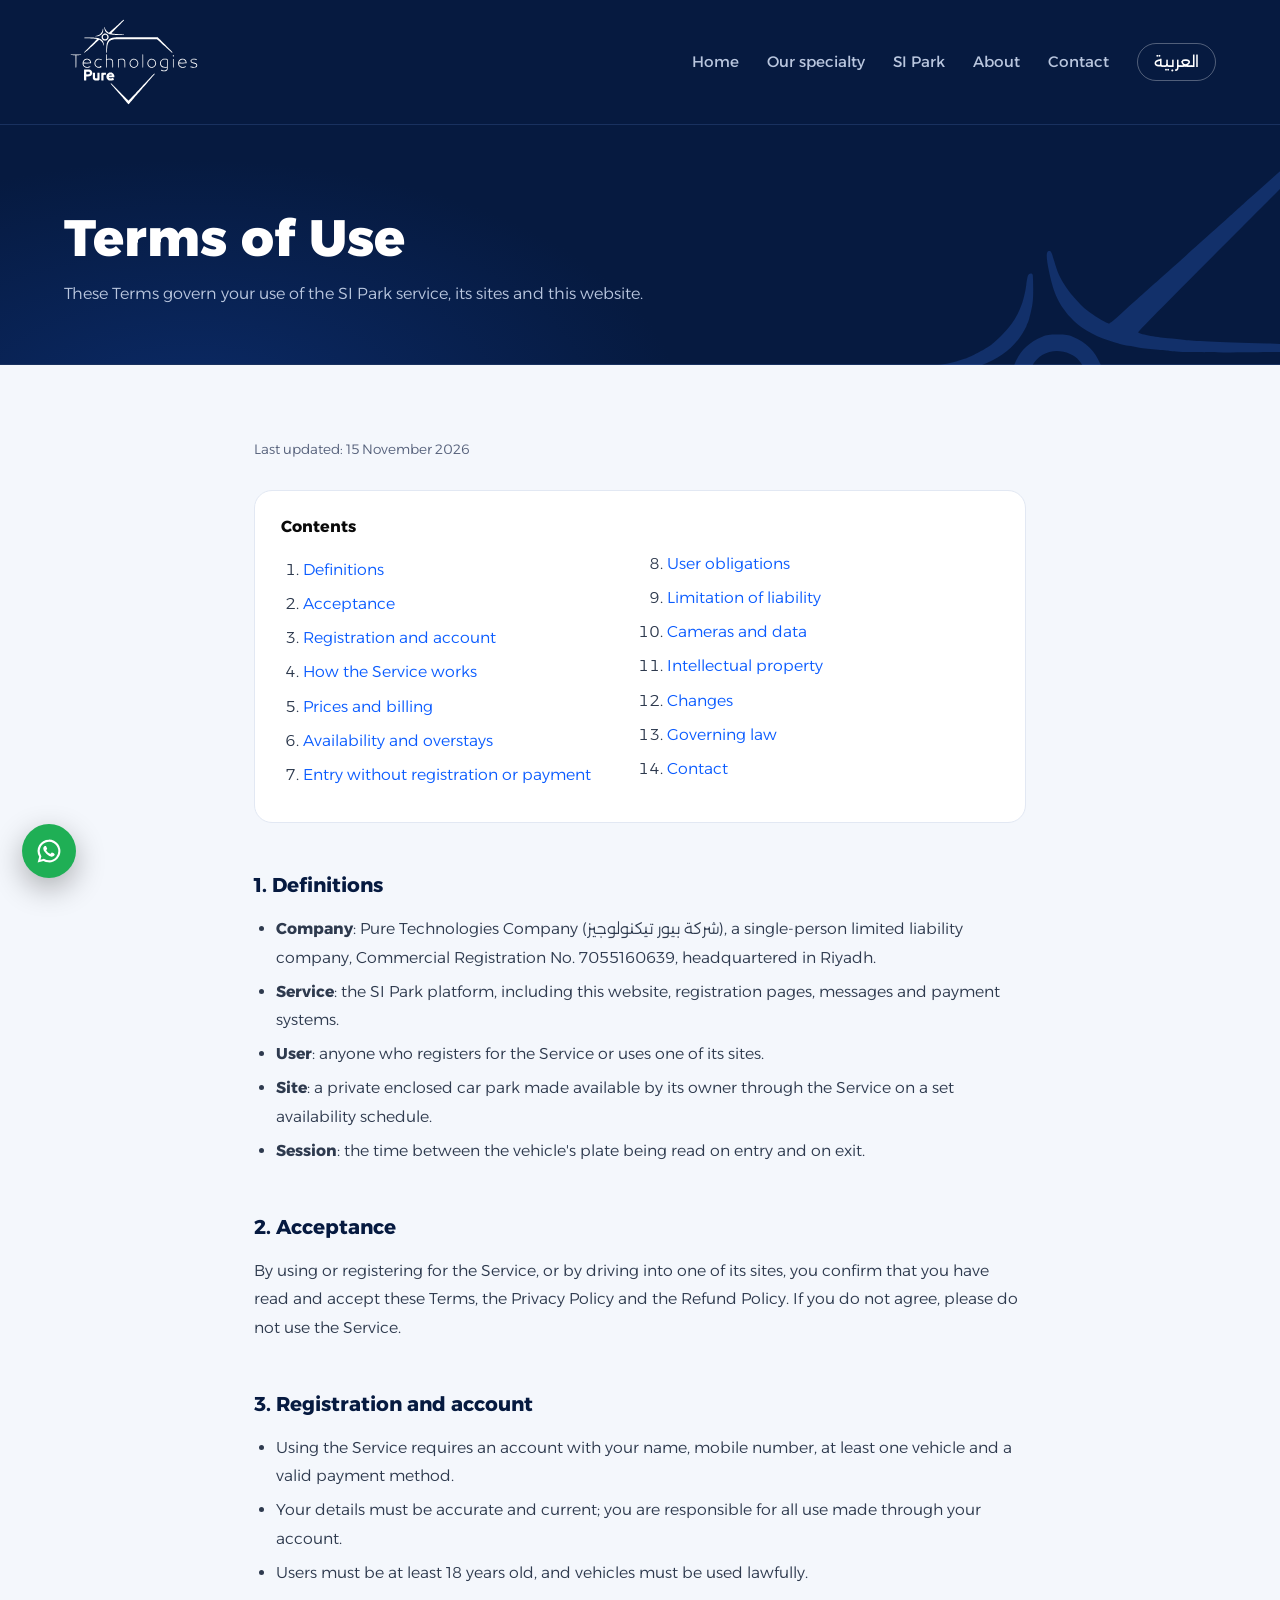
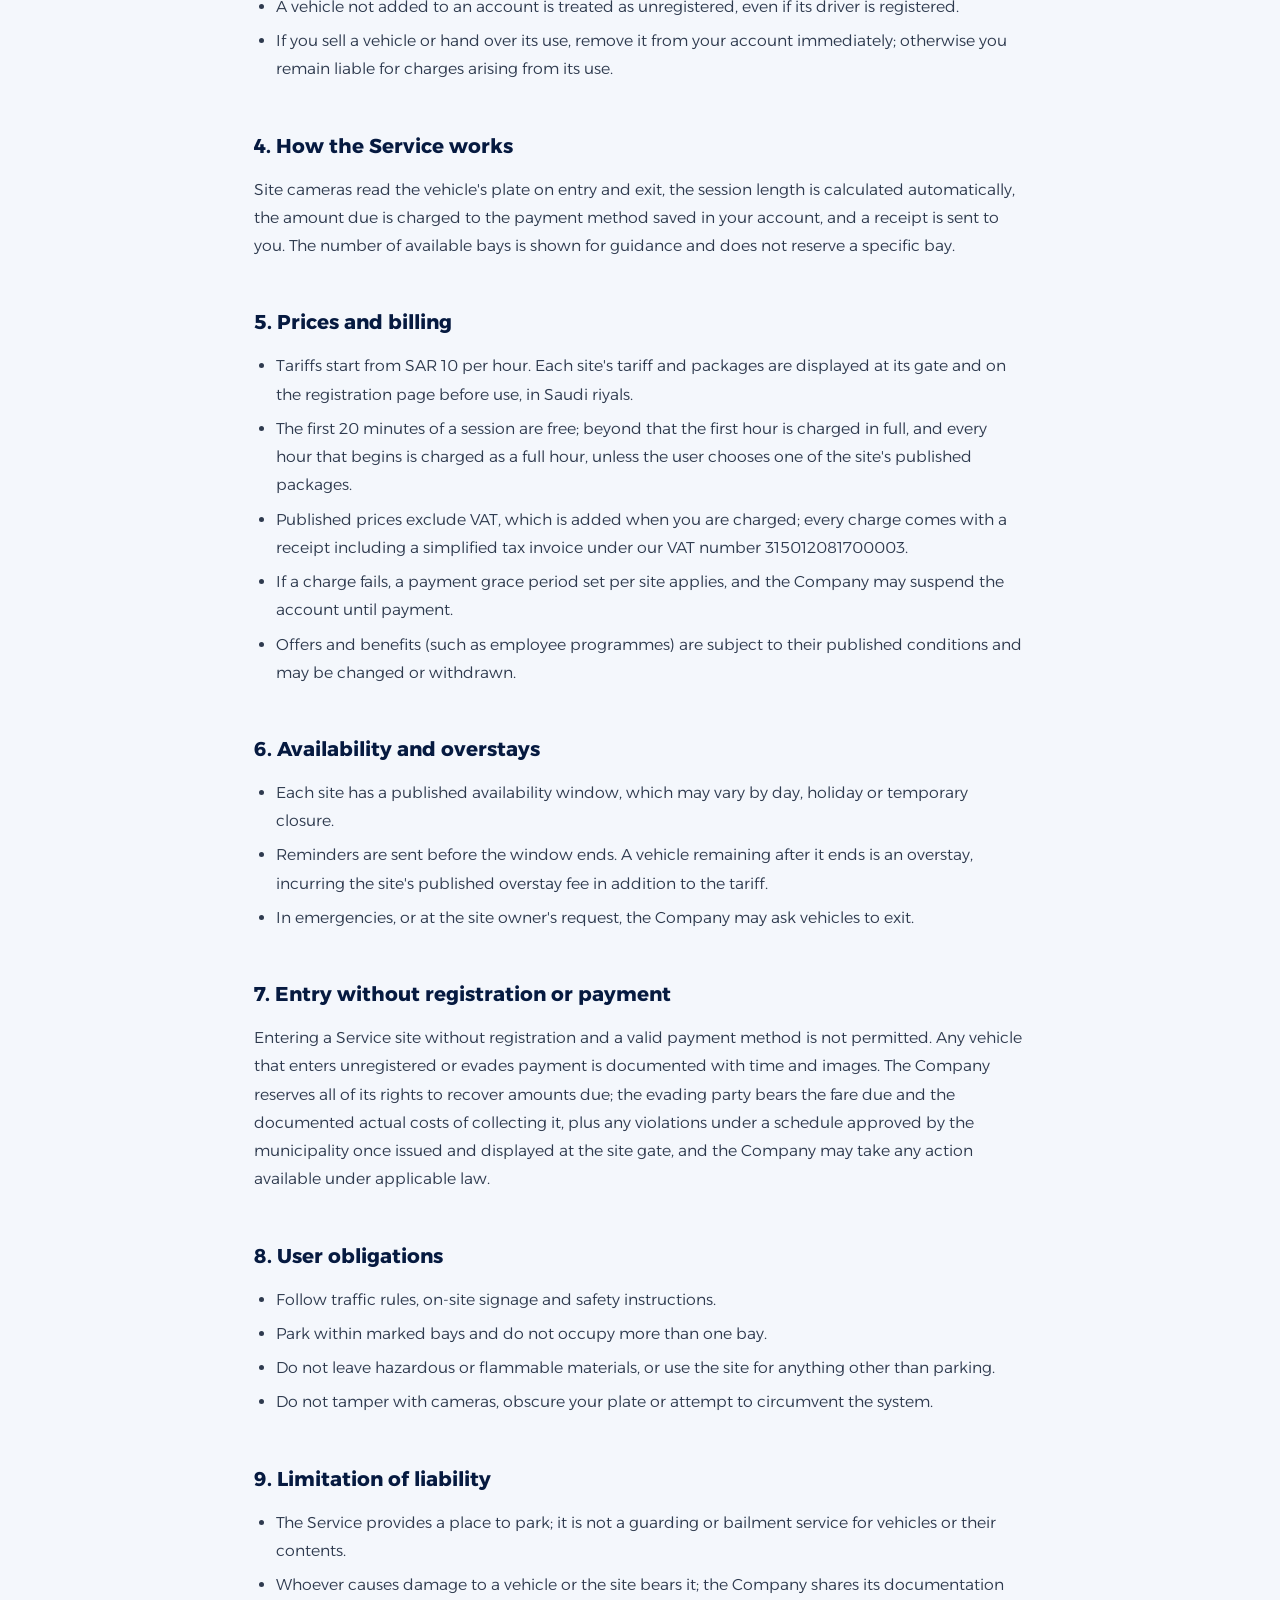
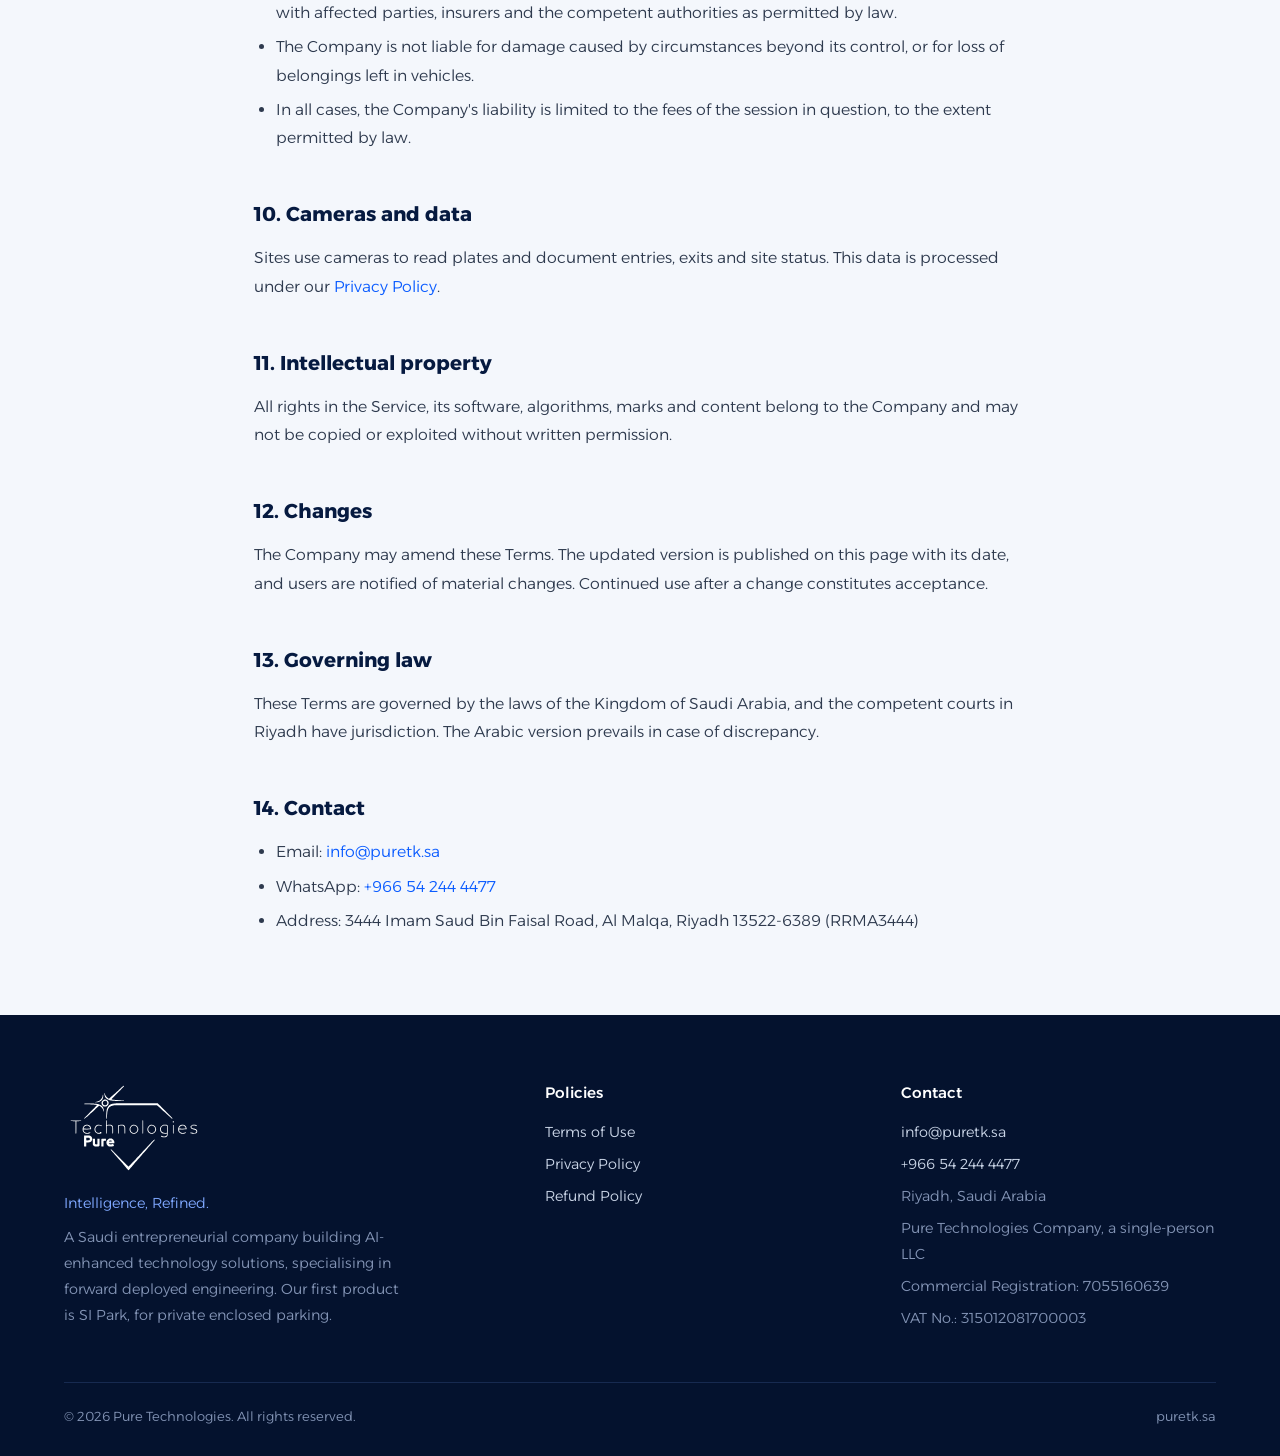
<file: en/terms.html>
<!doctype html>
<html lang="en" dir="ltr">
<head>
<meta charset="utf-8">
<meta name="viewport" content="width=device-width,initial-scale=1">
<title>Terms of Use | Pure Technologies</title>
<meta name="description" content="Terms of Use for the SI Park service.">
<link rel="canonical" href="https://puretk.sa/en/terms.html">
<link rel="alternate" hreflang="ar" href="https://puretk.sa/terms.html">
<link rel="alternate" hreflang="en" href="https://puretk.sa/en/terms.html">
<link rel="icon" href="../assets/favicon.svg" type="image/svg+xml">
<link rel="apple-touch-icon" href="../assets/apple-touch-icon.png">
<meta name="theme-color" content="#061A40">
<meta property="og:title" content="Terms of Use | Pure Technologies">
<meta property="og:description" content="Terms of Use for the SI Park service.">
<meta property="og:type" content="website">
<meta property="og:url" content="https://puretk.sa/en/terms.html">
<meta property="og:image" content="https://puretk.sa/assets/og-en.png">
<meta property="og:image:width" content="1200"><meta property="og:image:height" content="630">
<meta property="og:locale" content="en_US">
<meta name="twitter:card" content="summary_large_image">
<script type="application/ld+json">{"@context":"https://schema.org","@type":"Organization","name":"Pure Technologies","alternateName":"شركة بيور تيكنولوجيز","legalName":"Pure Technologies Company","url":"https://puretk.sa/","logo":"https://puretk.sa/assets/apple-touch-icon.png","email":"info@puretk.sa","telephone":"+966542444477","taxID":"315012081700003","identifier":{"@type":"PropertyValue","propertyID":"CR","value":"7055160639"},"address":{"@type":"PostalAddress","streetAddress":"3444 Imam Saud bin Faisal Rd, Al Malqa","addressLocality":"Riyadh","postalCode":"13522","addressCountry":"SA"}}</script>
<link rel="preconnect" href="https://fonts.googleapis.com">
<link rel="preconnect" href="https://fonts.gstatic.com" crossorigin>
<link href="https://fonts.googleapis.com/css2?family=Alexandria:wght@300;400;500;600;700&display=swap" rel="stylesheet">
<link rel="stylesheet" href="../assets/style.css?v=c59ee199">
</head>
<body>
<header class="site-header"><div class="wrap">
  <a class="brand" href="index.html"><img src="../assets/logo-en-white.svg" alt="Pure Technologies" width="140"></a>
  <button class="menu-btn" aria-expanded="false" onclick="var n=document.querySelector('nav.main');n.classList.toggle('open');this.setAttribute('aria-expanded',n.classList.contains('open'))">Menu</button>
  <nav class="main"><a href="index.html">Home</a><a href="index.html#fde">Our specialty</a><a href="index.html#sipark">SI Park</a><a href="index.html#about">About</a><a href="contact.html">Contact</a><a class="lang" href="../terms.html" hreflang="ar">العربية</a></nav>
</div></header>
<main>
<section class="page-head"><div class="wrap"><h1>Terms of Use</h1><p>These Terms govern your use of the SI Park service, its sites and this website.</p></div></section><section><div class="wrap legal"><p class="meta">Last updated: 15 November 2026</p><nav class="toc"><strong>Contents</strong><ol><li><a href="#s1">Definitions</a></li><li><a href="#s2">Acceptance</a></li><li><a href="#s3">Registration and account</a></li><li><a href="#s4">How the Service works</a></li><li><a href="#s5">Prices and billing</a></li><li><a href="#s6">Availability and overstays</a></li><li><a href="#s7">Entry without registration or payment</a></li><li><a href="#s8">User obligations</a></li><li><a href="#s9">Limitation of liability</a></li><li><a href="#s10">Cameras and data</a></li><li><a href="#s11">Intellectual property</a></li><li><a href="#s12">Changes</a></li><li><a href="#s13">Governing law</a></li><li><a href="#s14">Contact</a></li></ol></nav><h2 id="s1">1. Definitions</h2><ul><li><strong>Company</strong>: Pure Technologies Company (شركة بيور تيكنولوجيز), a single-person limited liability company, Commercial Registration No. 7055160639, headquartered in Riyadh.</li><li><strong>Service</strong>: the SI Park platform, including this website, registration pages, messages and payment systems.</li><li><strong>User</strong>: anyone who registers for the Service or uses one of its sites.</li><li><strong>Site</strong>: a private enclosed car park made available by its owner through the Service on a set availability schedule.</li><li><strong>Session</strong>: the time between the vehicle's plate being read on entry and on exit.</li></ul><h2 id="s2">2. Acceptance</h2><p>By using or registering for the Service, or by driving into one of its sites, you confirm that you have read and accept these Terms, the Privacy Policy and the Refund Policy. If you do not agree, please do not use the Service.</p><h2 id="s3">3. Registration and account</h2><ul><li>Using the Service requires an account with your name, mobile number, at least one vehicle and a valid payment method.</li><li>Your details must be accurate and current; you are responsible for all use made through your account.</li><li>Users must be at least 18 years old, and vehicles must be used lawfully.</li><li>A vehicle not added to an account is treated as unregistered, even if its driver is registered.</li><li>If you sell a vehicle or hand over its use, remove it from your account immediately; otherwise you remain liable for charges arising from its use.</li></ul><h2 id="s4">4. How the Service works</h2><p>Site cameras read the vehicle's plate on entry and exit, the session length is calculated automatically, the amount due is charged to the payment method saved in your account, and a receipt is sent to you. The number of available bays is shown for guidance and does not reserve a specific bay.</p><h2 id="s5">5. Prices and billing</h2><ul><li>Tariffs start from SAR 10 per hour. Each site's tariff and packages are displayed at its gate and on the registration page before use, in Saudi riyals.</li><li>The first 20 minutes of a session are free; beyond that the first hour is charged in full, and every hour that begins is charged as a full hour, unless the user chooses one of the site's published packages.</li><li>Published prices exclude VAT, which is added when you are charged; every charge comes with a receipt including a simplified tax invoice under our VAT number 315012081700003.</li><li>If a charge fails, a payment grace period set per site applies, and the Company may suspend the account until payment.</li><li>Offers and benefits (such as employee programmes) are subject to their published conditions and may be changed or withdrawn.</li></ul><h2 id="s6">6. Availability and overstays</h2><ul><li>Each site has a published availability window, which may vary by day, holiday or temporary closure.</li><li>Reminders are sent before the window ends. A vehicle remaining after it ends is an overstay, incurring the site's published overstay fee in addition to the tariff.</li><li>In emergencies, or at the site owner's request, the Company may ask vehicles to exit.</li></ul><h2 id="s7">7. Entry without registration or payment</h2><p>Entering a Service site without registration and a valid payment method is not permitted. Any vehicle that enters unregistered or evades payment is documented with time and images. The Company reserves all of its rights to recover amounts due; the evading party bears the fare due and the documented actual costs of collecting it, plus any violations under a schedule approved by the municipality once issued and displayed at the site gate, and the Company may take any action available under applicable law.</p><h2 id="s8">8. User obligations</h2><ul><li>Follow traffic rules, on-site signage and safety instructions.</li><li>Park within marked bays and do not occupy more than one bay.</li><li>Do not leave hazardous or flammable materials, or use the site for anything other than parking.</li><li>Do not tamper with cameras, obscure your plate or attempt to circumvent the system.</li></ul><h2 id="s9">9. Limitation of liability</h2><ul><li>The Service provides a place to park; it is not a guarding or bailment service for vehicles or their contents.</li><li>Whoever causes damage to a vehicle or the site bears it; the Company shares its documentation with affected parties, insurers and the competent authorities as permitted by law.</li><li>The Company is not liable for damage caused by circumstances beyond its control, or for loss of belongings left in vehicles.</li><li>In all cases, the Company's liability is limited to the fees of the session in question, to the extent permitted by law.</li></ul><h2 id="s10">10. Cameras and data</h2><p>Sites use cameras to read plates and document entries, exits and site status. This data is processed under our <a href="privacy.html">Privacy Policy</a>.</p><h2 id="s11">11. Intellectual property</h2><p>All rights in the Service, its software, algorithms, marks and content belong to the Company and may not be copied or exploited without written permission.</p><h2 id="s12">12. Changes</h2><p>The Company may amend these Terms. The updated version is published on this page with its date, and users are notified of material changes. Continued use after a change constitutes acceptance.</p><h2 id="s13">13. Governing law</h2><p>These Terms are governed by the laws of the Kingdom of Saudi Arabia, and the competent courts in Riyadh have jurisdiction. The Arabic version prevails in case of discrepancy.</p><h2 id="s14">14. Contact</h2><ul><li>Email: <a href="mailto:info@puretk.sa">info@puretk.sa</a></li><li>WhatsApp: <a href="https://wa.me/966542444477">+966 54 244 4477</a></li><li>Address: 3444 Imam Saud Bin Faisal Road, Al Malqa, Riyadh 13522-6389 (RRMA3444)</li></ul></div></section>
</main>
<footer class="site-footer"><div class="wrap">
  <div class="f-grid">
    <div class="f-brand"><img src="../assets/logo-en-white.svg" alt="Pure Technologies" width="140"><div class="tag">Intelligence, Refined.</div><p style="margin-top:8px;max-width:340px">A Saudi entrepreneurial company building AI-enhanced technology solutions, specialising in forward deployed engineering. Our first product is SI Park, for private enclosed parking.</p></div>
    <div><h5>Policies</h5><ul><li><a href="terms.html">Terms of Use</a></li><li><a href="privacy.html">Privacy Policy</a></li><li><a href="refund.html">Refund Policy</a></li></ul></div>
    <div><h5>Contact</h5><ul>
      <li><a href="mailto:info@puretk.sa">info@puretk.sa</a></li>
      <li><a href="https://wa.me/966542444477" rel="noopener"><span class="ltr">+966 54 244 4477</span></a></li>
      <li>Riyadh, Saudi Arabia</li>
      <li>Pure Technologies Company, a single-person LLC</li>
      <li>Commercial Registration: <span class="ltr">7055160639</span></li>
      <li>VAT No.: <span class="ltr">315012081700003</span></li>
    </ul></div>
  </div>
  <div class="f-bottom"><span>© 2026 Pure Technologies. All rights reserved.</span><span class="ltr">puretk.sa</span></div>
</div></footer>
<a class="wa-float" href="https://wa.me/966542444477" rel="noopener" aria-label="Chat on WhatsApp"><svg viewBox="0 0 32 32"><path d="M16 3a13 13 0 0 0-11.2 19.6L3 29l6.6-1.7A13 13 0 1 0 16 3zm0 23.6a10.6 10.6 0 0 1-5.4-1.5l-.4-.2-3.9 1 1-3.8-.2-.4A10.6 10.6 0 1 1 16 26.6zm5.8-7.9c-.3-.2-1.9-.9-2.2-1s-.5-.2-.7.2-.8 1-1 1.2-.4.2-.7.1a8.7 8.7 0 0 1-4.3-3.8c-.3-.6.3-.5.9-1.7.1-.2 0-.4 0-.5l-1-2.4c-.3-.6-.5-.5-.7-.5h-.6a1.2 1.2 0 0 0-.9.4 3.6 3.6 0 0 0-1.1 2.7 6.3 6.3 0 0 0 1.3 3.3 14.4 14.4 0 0 0 5.5 4.9c2 .9 2.8.9 3.8.8a3.2 3.2 0 0 0 2.1-1.5 2.6 2.6 0 0 0 .2-1.5c-.1-.2-.3-.3-.6-.4z"/></svg></a>
<script>(function(){var f=document.querySelector('.wa-float'),h=document.querySelector('.hero');if(!f||!h||!('IntersectionObserver' in window))return;f.classList.add('hide');new IntersectionObserver(function(e){f.classList.toggle('hide',e[0].isIntersecting)}).observe(h)})();</script>
</body>
</html>
</file>
<file: assets/style.css>
/* Pure Technologies — puretk.sa
   Direction B «الطابق السفلي ليلاً» / Night Level — Brand V3.0 */
:root{
  --black:#0A0A0A; --navy:#061A40; --navy-2:#0B2558; --navy-3:#0B2A66; --deep:#04122E;
  --blue:#0B5CFF; --sky:#7FA8FF; --ice:#F4F7FC; --white:#FFFFFF;
  --text:#FFFFFF; --soft:#B9C6DE; --dim:#8394B5; --hair:rgba(127,168,255,.16);
  --ink:#0A0A0A; --muted:#55607A; --line:#E2E8F3;
  --max:1200px; --r:18px;
}
*{box-sizing:border-box;margin:0;padding:0}
html{scroll-behavior:smooth;background:var(--navy)}
body{font-family:"Alexandria",system-ui,sans-serif;color:var(--text);background:var(--navy);line-height:1.8;font-weight:300;-webkit-font-smoothing:antialiased}
a{color:var(--sky);text-decoration:none}
a:hover{text-decoration:underline}
a,button{cursor:pointer}
img{max-width:100%;display:block}
:focus-visible{outline:2px solid var(--sky);outline-offset:3px;border-radius:6px}
.wrap{max-width:var(--max);margin-inline:auto;padding-inline:24px}
.ltr{direction:ltr;unicode-bidi:isolate;display:inline-block}
h1,h2,h3,h4{letter-spacing:normal}

/* buttons */
.btn{display:inline-block;text-align:center;min-height:50px;padding:13px 28px;border-radius:999px;background:var(--blue);color:#fff;font-weight:500;font-size:.97rem;transition:background-color .2s,box-shadow .2s}
.btn:hover{text-decoration:none;background:#2A6FFF}
.btn-out{background:transparent;box-shadow:inset 0 0 0 1px rgba(255,255,255,.35)}
.btn-out:hover{background:rgba(255,255,255,.06)}

/* header */
.site-header{position:relative;z-index:20;background:var(--navy);border-bottom:1px solid var(--hair)}
.site-header .wrap{display:flex;align-items:center;justify-content:space-between;min-height:124px;gap:16px;padding-block:10px}
.brand img{width:140px;height:auto}
.brand:hover{text-decoration:none}
nav.main{display:flex;align-items:center;gap:28px;font-size:.95rem}
nav.main a{color:var(--soft);font-weight:400}
nav.main a:hover,nav.main a[aria-current]{color:#fff;text-decoration:none}
.lang{border:1px solid rgba(255,255,255,.3);border-radius:999px;padding:4px 16px;color:#fff!important}
.menu-btn{display:none;background:none;border:1px solid rgba(255,255,255,.3);border-radius:999px;padding:8px 16px;font:inherit;color:#fff}

/* hero */
.hero{position:relative;overflow:hidden;background:radial-gradient(900px 560px at 18% 115%,var(--navy-3) 0%,rgba(6,26,64,0) 70%),var(--navy)}
.hero-grid{display:grid;grid-template-columns:1.05fr .95fr;align-items:center;gap:48px;padding-block:96px 104px}
.eyebrow{color:var(--sky);font-size:.92rem;font-weight:400}
.hero h1{font-size:clamp(2.6rem,5.6vw,4.6rem);font-weight:800;line-height:1.25;margin-top:10px}
.hero .tg{color:var(--sky);font-weight:300;font-size:clamp(1.1rem,2vw,1.4rem);margin-top:6px}
.hero .lead{max-width:480px;margin-top:20px;color:var(--soft);font-size:1.04rem}
.cta{display:flex;flex-wrap:wrap;gap:12px;margin-top:32px}
.hero-vis{justify-self:center;display:flex;flex-direction:column;align-items:center}

/* the scanner — the one bold moment */
.scanner{position:relative;padding:38px}
.corner{position:absolute;width:30px;height:30px;border:2px solid var(--sky)}
.c1{top:0;right:0;border-left:0;border-bottom:0;border-top-right-radius:6px}
.c2{top:0;left:0;border-right:0;border-bottom:0;border-top-left-radius:6px}
.c3{bottom:0;right:0;border-left:0;border-top:0;border-bottom-right-radius:6px}
.c4{bottom:0;left:0;border-right:0;border-top:0;border-bottom-left-radius:6px}
.plate{direction:ltr;width:360px;aspect-ratio:335/155;background:#fff;border:3px solid #111;border-radius:10px;display:grid;grid-template-columns:1fr 1fr 54px;grid-template-rows:1fr 1fr;color:#111;overflow:hidden;box-shadow:0 18px 40px rgba(0,0,0,.35);transition:opacity .35s}
.plate .cell{display:flex;align-items:center;justify-content:center;font-weight:700;line-height:1}
.plate .ar{border-bottom:2px solid #111}
.plate .num{border-right:2px solid #111}
.plate .num.ar{font-size:2.5rem}
.plate .num.en{font-size:2.35rem}
.plate .let{justify-content:space-evenly}
.plate .let.ar{font-size:2.3rem}
.plate .let.en{font-size:2.1rem}
.plate .strip{grid-row:1/3;grid-column:3;border-left:2px solid #111;background:#EEF2F7;display:flex;flex-direction:column;align-items:center;justify-content:center;gap:6px;font-weight:700;color:#111}
.plate .strip .sa{font-size:.58rem}
.plate .strip .ksa{font-size:.82rem;line-height:1.15;text-align:center}
.plate .strip .dot{width:9px;height:9px;border-radius:50%;background:#111}
.scanner.swap .plate{opacity:.15}
.beam{position:absolute;inset-inline:32px;top:38px;height:2px;background:var(--sky);box-shadow:0 0 18px 4px rgba(127,168,255,.55);animation:beam 3.9s ease-in-out infinite}
@keyframes beam{0%{top:38px;opacity:0}8%{opacity:1}45%{top:calc(100% - 40px)}55%{opacity:1}65%,100%{top:calc(100% - 40px);opacity:0}}
.readout{margin-top:18px;color:var(--sky);font-size:.95rem;font-weight:400}

/* facts band */
.facts-band{border-block:1px solid var(--hair);background:rgba(4,18,46,.55)}
.facts{display:grid;grid-template-columns:repeat(4,1fr)}
.facts div{padding:24px 24px;border-inline-start:1px solid var(--hair)}
.facts div:first-child{border-inline-start:0;padding-inline-start:0}
.facts small{display:block;color:var(--dim);font-size:.8rem}
.facts strong{font-weight:600;font-size:1.03rem}

/* Si Park */
.sipark{padding:112px 0}
.sp-head{max-width:700px}
.sp-head h2{font-size:clamp(2.2rem,5vw,3.6rem);font-weight:800;line-height:1.3}
.sp-head p{color:var(--soft);margin-top:14px;font-size:1.03rem}
.journey{list-style:none;display:grid;grid-template-columns:repeat(3,1fr);gap:20px;margin-top:64px;position:relative}
.journey::before{content:"";position:absolute;top:27px;inset-inline-start:28px;inset-inline-end:calc((100% - 40px)/3 - 28px);height:1px;background:linear-gradient(90deg,var(--sky),var(--blue));opacity:.5}
.step{position:relative}
.step .n{display:grid;place-items:center;width:56px;height:56px;border-radius:50%;background:var(--navy);border:1px solid var(--sky);color:#fff;font-weight:700;font-size:1.25rem;position:relative}
.step h3{font-size:1.18rem;font-weight:600;margin-top:22px}
.step p{color:var(--soft);font-size:.96rem;margin-top:6px;max-width:320px}
.feats{list-style:none;display:grid;grid-template-columns:repeat(2,1fr);gap:16px;margin-top:80px}
.feats li{display:flex;gap:18px;padding:28px;border-radius:var(--r);background:var(--navy-2)}
.feats img{flex:none;width:30px;height:30px;margin-top:4px}
.feats h4{font-weight:500;font-size:1.05rem}
.feats p{color:var(--soft);font-size:.93rem}

/* audience */
.audience{padding:24px 0 112px}
.sec-title{font-size:clamp(1.9rem,4vw,2.8rem);font-weight:800;line-height:1.35}
.aud{list-style:none;display:grid;grid-template-columns:repeat(3,1fr);gap:40px;margin-top:40px}
.aud li{border-top:1px solid var(--sky);padding-top:22px}
.aud h3{font-size:1.15rem;font-weight:600}
.aud p{color:var(--soft);font-size:.96rem;margin-top:6px}

/* closing */
.closing{background:radial-gradient(800px 420px at 85% 0%,#2A6FFF 0%,rgba(11,92,255,0) 70%),var(--blue)}
.closing-in{display:grid;grid-template-columns:1.25fr .75fr;align-items:center;gap:56px;padding-block:88px}
.closing-k{color:#DCE6FF;font-size:.92rem;font-weight:400}
.closing h2{font-size:clamp(1.9rem,4.2vw,3.1rem);font-weight:800;line-height:1.35;margin-top:8px}
.closing-txt p{color:#E4ECFF;margin-top:14px;font-size:1.06rem;max-width:560px}
.closing-act{background:rgba(4,18,46,.28);border-radius:var(--r);padding:30px}
.pts{list-style:none}
.pts li{display:flex;align-items:center;gap:12px;padding:8px 0;font-weight:400}
.pts img{width:22px;height:22px;flex:none}
.closing-act .btn{display:block;width:100%;margin-top:18px;background:#fff;color:var(--navy);font-weight:600;font-size:1.02rem}
.closing-act .btn:hover{background:var(--ice)}
.closing-act small{display:block;margin-top:10px;color:#DCE6FF;font-size:.82rem;text-align:center}

/* inner pages: dark head, light reading area */
.page-head{padding:80px 0 56px;background:radial-gradient(700px 360px at 15% 120%,var(--navy-3) 0%,rgba(6,26,64,0) 70%),var(--navy);border-bottom:1px solid var(--hair)}
.page-head h1{font-size:clamp(2rem,4.6vw,3.2rem);font-weight:800;line-height:1.3}
.page-head p{color:var(--soft);margin-top:8px;max-width:640px}
main>section:not([class]){background:var(--ice);color:var(--ink);padding:72px 0}
main>section:not([class]) a{color:var(--blue)}

/* contact */
.contact-grid{display:grid;grid-template-columns:repeat(2,1fr);gap:16px}
.contact-item{display:flex;gap:18px;align-items:flex-start;padding:28px;border-radius:var(--r);background:#fff;border:1px solid var(--line)}
.contact-item .ic{flex:none;width:50px;height:50px;border-radius:50%;display:grid;place-items:center;background:var(--ice)}
.contact-item .ic img{width:26px;height:26px}
.contact-item small{color:var(--muted);font-size:.84rem}
.contact-item .v{color:var(--ink);font-weight:500;font-size:1.03rem;word-break:break-word}
main>section:not([class]) p{color:var(--muted)}

/* legal */
.legal{max-width:820px}
.legal h2{color:var(--navy);font-size:1.25rem;font-weight:700;margin:44px 0 12px}
.legal h2:first-child{margin-top:0}
main>section:not([class]) .legal p,.legal li{color:#2E3A4E;font-size:.98rem}
.legal ul,.legal ol{padding-inline-start:22px;margin:8px 0}
.legal li{margin:6px 0}
main>section:not([class]) .legal .meta{color:var(--muted);font-size:.85rem;margin-bottom:28px}
.toc{background:#fff;border:1px solid var(--line);border-radius:var(--r);padding:22px 26px;margin-bottom:40px;color:var(--ink)}
.toc ol{columns:2;column-gap:32px}
:lang(ar) .legal ol,:lang(ar) .toc ol{list-style:arabic-indic}

/* footer */
.site-footer{background:var(--deep);color:var(--dim);padding:64px 0 28px;font-size:.9rem}
.f-grid{display:grid;grid-template-columns:1.4fr 1fr 1fr;gap:40px}
.site-footer h5{color:#fff;font-weight:500;font-size:.95rem;margin-bottom:14px}
.site-footer a{color:#C9D4E6}
.site-footer ul{list-style:none}
.site-footer li{margin:6px 0}
.f-brand img{width:140px;height:auto;margin-bottom:14px}
.f-brand .tag{color:var(--sky);font-weight:300}
.f-bottom{border-top:1px solid var(--hair);margin-top:44px;padding-top:22px;display:flex;justify-content:space-between;flex-wrap:wrap;gap:12px;font-size:.82rem}

/* whatsapp */
.wa-float{position:fixed;inset-inline-start:22px;bottom:22px;width:54px;height:54px;border-radius:50%;background:#1FAF55;display:grid;place-items:center;box-shadow:0 10px 30px rgba(0,0,0,.3);z-index:30;transition:opacity .25s,transform .25s}
.wa-float svg{width:28px;height:28px;fill:#fff}
.wa-float.hide{opacity:0;transform:translateY(12px);pointer-events:none}

/* responsive */
@media (max-width:960px){
  .hero-grid{grid-template-columns:1fr;gap:20px;padding-block:44px 64px}
  .hero-vis{order:-1}
  .scanner{padding:26px}
  .plate{width:290px;grid-template-columns:1fr 1fr 44px}
  .plate .num.ar{font-size:2rem}.plate .num.en{font-size:1.85rem}.plate .let.ar{font-size:1.85rem}.plate .let.en{font-size:1.7rem}
  .plate .strip .sa{font-size:.48rem}.plate .strip .ksa{font-size:.7rem}
  .plate>div{font-size:1.5rem}.plate .en{font-size:1.28rem}.plate .ksa{font-size:.5rem}
  .beam{inset-inline:20px}
  .facts{grid-template-columns:1fr 1fr}
  .facts div{padding:18px 16px;border-inline-start:0;border-top:1px solid var(--hair)}
  .facts div:nth-child(-n+2){border-top:0}
  .facts div:nth-child(even){border-inline-start:1px solid var(--hair)}
  .facts div:first-child{padding-inline-start:16px}
  .facts strong{font-size:.92rem}
  .sipark{padding:72px 0}
  .journey{grid-template-columns:1fr;gap:34px;margin-top:44px}
  .journey::before{top:28px;bottom:28px;inset-inline-start:27px;inset-inline-end:auto;width:1px;height:auto;background:linear-gradient(180deg,var(--sky),var(--blue))}
  .step{padding-inline-start:76px;min-height:56px}
  .step .n{position:absolute;inset-inline-start:0;top:0}
  .step h3{margin-top:10px}
  .feats{grid-template-columns:1fr;margin-top:52px}
  .feats li{padding:22px}
  .audience{padding:8px 0 72px}
  .aud{grid-template-columns:1fr;gap:28px}
  .contact-grid{grid-template-columns:1fr}
  .toc ol{columns:1}
  .f-grid{grid-template-columns:1fr}
  .site-header .wrap{min-height:104px}
  .menu-btn{display:block}
  nav.main{display:none;position:absolute;top:100%;inset-inline:0;background:var(--navy);flex-direction:column;align-items:flex-start;padding:18px 24px;border-bottom:1px solid var(--hair)}
  nav.main.open{display:flex}
  .closing-in{grid-template-columns:1fr;gap:28px;padding-block:56px}
  .closing-act{padding:22px}
}
@media (prefers-reduced-motion:reduce){html{scroll-behavior:auto}.beam{animation:none;top:50%}}

/* ---------- brand pattern C: Super-graphic (one large star in a quiet zone) ---------- */
.hero{background-image:url("star-dark.svg"),radial-gradient(900px 560px at 18% 115%,var(--navy-3) 0%,rgba(6,26,64,0) 70%);background-repeat:no-repeat,no-repeat;background-size:min(1100px,95vw) auto,auto;background-position:left -180px bottom -260px,0 0}
html[dir=ltr] .hero{background-position:right -180px bottom -260px,0 0}
.page-head{background-image:url("star-dark.svg"),radial-gradient(700px 360px at 15% 120%,var(--navy-3) 0%,rgba(6,26,64,0) 70%);background-repeat:no-repeat,no-repeat;background-size:620px auto,auto;background-position:left -120px bottom -230px,0 0}
html[dir=ltr] .page-head{background-position:right -120px bottom -230px,0 0}
.closing{background-image:url("star-blue.svg"),radial-gradient(800px 420px at 85% 0%,#2A6FFF 0%,rgba(11,92,255,0) 70%);background-repeat:no-repeat,no-repeat;background-size:720px auto,auto;background-position:left -160px bottom -300px,0 0}
html[dir=ltr] .closing{background-position:right -160px bottom -300px,0 0}
.about{background-image:url("star-dark.svg");background-repeat:no-repeat;background-size:760px auto;background-position:left -260px top 40px}
html[dir=ltr] .about{background-position:right -260px top 40px}
@media (max-width:760px){.hero{background-size:640px auto,auto;background-position:left -260px bottom -200px,0 0}html[dir=ltr] .hero{background-position:right -260px bottom -200px,0 0}}
.feats li{background-color:rgba(11,37,88,.92)}
.contact-item,.toc{background-color:rgba(255,255,255,.96)}

/* pricing */
.pricing{margin-top:72px;border:1px solid var(--hair);border-radius:var(--r);padding:30px;background:rgba(4,18,46,.55)}
.pricing h3{font-size:1.3rem;font-weight:700}
.price-row{display:grid;grid-template-columns:repeat(3,1fr);margin-top:18px}
.price-row div{padding:4px 22px;border-inline-start:1px solid var(--hair)}
.price-row div:first-child{border-inline-start:0;padding-inline-start:0}
.price-row small{display:block;color:var(--dim);font-size:.82rem}
.price-row strong{font-size:1.45rem;font-weight:700;color:#fff}
.pricing p{color:var(--soft);font-size:.9rem;margin-top:16px}
/* about */
.about{padding:24px 0 112px}
.about-grid{display:grid;grid-template-columns:1fr 1fr;gap:56px}
.about-grid>div>p{color:var(--soft);margin-top:14px}
.team-title{font-size:1.3rem;font-weight:700}
.team{list-style:none;margin-top:14px}
.team li{padding:18px 0;border-top:1px solid var(--hair)}
.team h3{font-size:1.08rem;font-weight:600}
.team .role{color:var(--sky);font-size:.9rem}
.team p{color:var(--soft);font-size:.92rem;margin-top:4px}
@media (max-width:960px){
  .price-row{grid-template-columns:1fr}
  .price-row div{border-inline-start:0;padding:12px 0;border-top:1px solid var(--hair)}
  .price-row div:first-child{border-top:0}
  .about-grid{grid-template-columns:1fr;gap:28px}
  .about{padding:8px 0 72px}
}
/* v3 icon set: 3D-glass audience icons */
.aud-ic{display:block;width:64px;height:64px;margin-bottom:14px;border-radius:16px}
/* brand v3: FDE specialty */
.fde{padding:104px 0 24px}
.fde-head{display:flex;align-items:center;gap:20px}
.fde-head img{border-radius:18px;flex:none}
.fde-term{color:var(--sky);font-size:.88rem;margin-top:.6em;direction:ltr;text-align:start}
html[dir=rtl] .fde-term{text-align:right}
.fde-p{color:var(--soft);font-size:1.08rem;max-width:62ch;margin-top:22px}
.fde-steps{list-style:none;counter-reset:f;display:grid;grid-template-columns:repeat(4,1fr);gap:32px;margin-top:44px}
.fde-steps li{counter-increment:f;border-top:1px solid var(--sky);padding-top:18px}
.fde-steps li::before{content:counter(f,arabic-indic);display:block;color:var(--sky);font-size:.9rem;margin-bottom:6px}
html[lang=en] .fde-steps li::before{content:counter(f)}
.fde-steps h3{font-size:1.12rem;font-weight:600}
.fde-steps p{color:var(--soft);font-size:.94rem;margin-top:6px}
.sp-name{display:flex;flex-direction:column;gap:.5em;margin-bottom:18px}
.sp-name span{font-size:1rem;font-weight:700;color:#fff;letter-spacing:.02em}
.sp-name small{color:var(--sky);font-size:.85rem}
/* brand v3 type pairing: Latin set at 88% of the Arabic beside it */
html[lang=ar] bdi,html[lang=ar] .ltr,html[lang=ar] [lang=en]{font-size:.88em}
@media (max-width:960px){.fde{padding:72px 0 8px}.fde-steps{grid-template-columns:1fr 1fr;gap:24px}}
@media (max-width:560px){.fde-steps{grid-template-columns:1fr}.fde-head{align-items:flex-start}}
.sp-name{align-items:flex-start}
@media (max-width:560px){.fde-head{flex-direction:column;align-items:flex-start;gap:14px}}
bdi{white-space:nowrap}
/* motion (only when motion is allowed; without JS the lines are simply drawn) */
.js-motion .journey::before{transform:scaleX(0);transform-origin:right center;transition:transform 1.2s cubic-bezier(.2,.7,.2,1)}
html[dir=ltr].js-motion .journey::before{transform-origin:left center}
.js-motion .journey.in::before{transform:none}
.js-motion .fde-steps li{border-top-color:transparent;background:linear-gradient(var(--sky),var(--sky)) top/0 1px no-repeat;transition:background-size 1s cubic-bezier(.2,.7,.2,1) .1s}
html[dir=rtl] .js-motion .fde-steps li,html[dir=rtl].js-motion .fde-steps li{background-position:top right}
.js-motion .fde-steps.in li{background-size:100% 1px}
@media (max-width:760px){.js-motion .journey::before{transform:scaleY(0);transform-origin:center top}}
</file>
